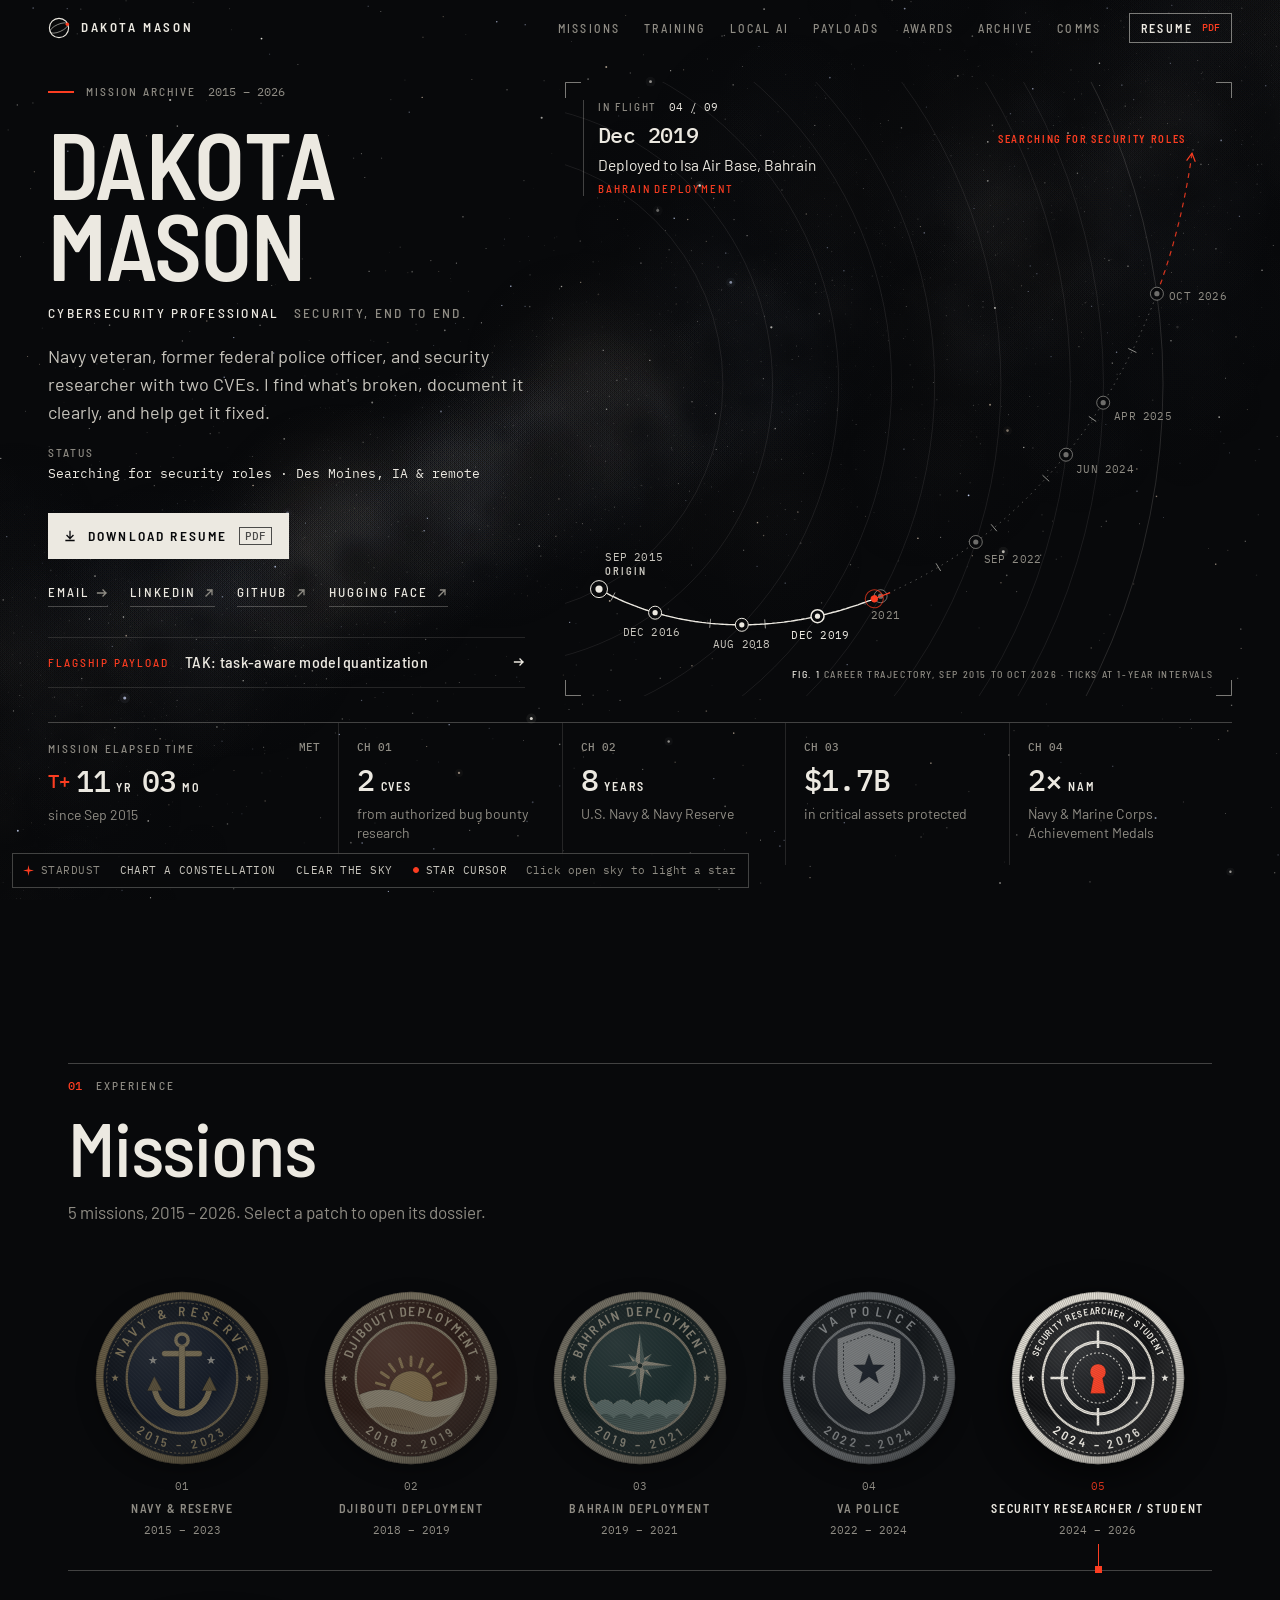
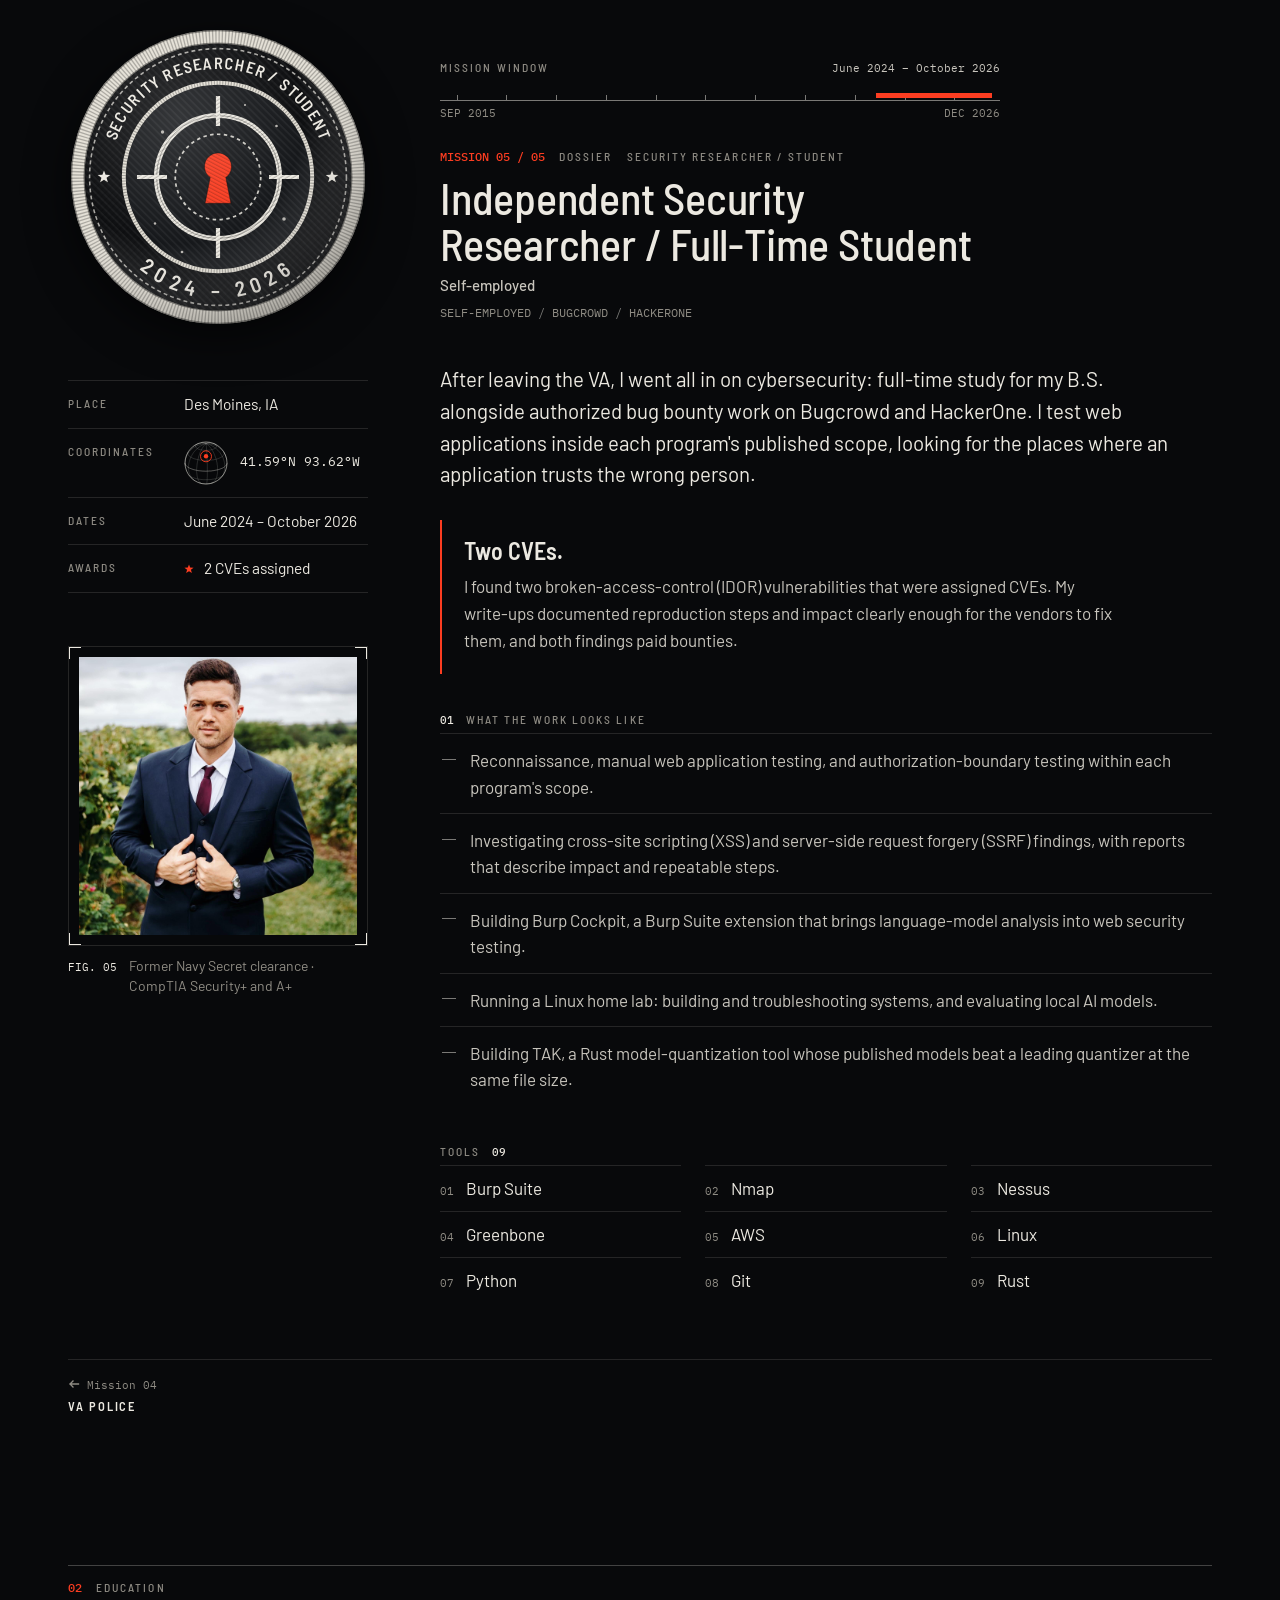
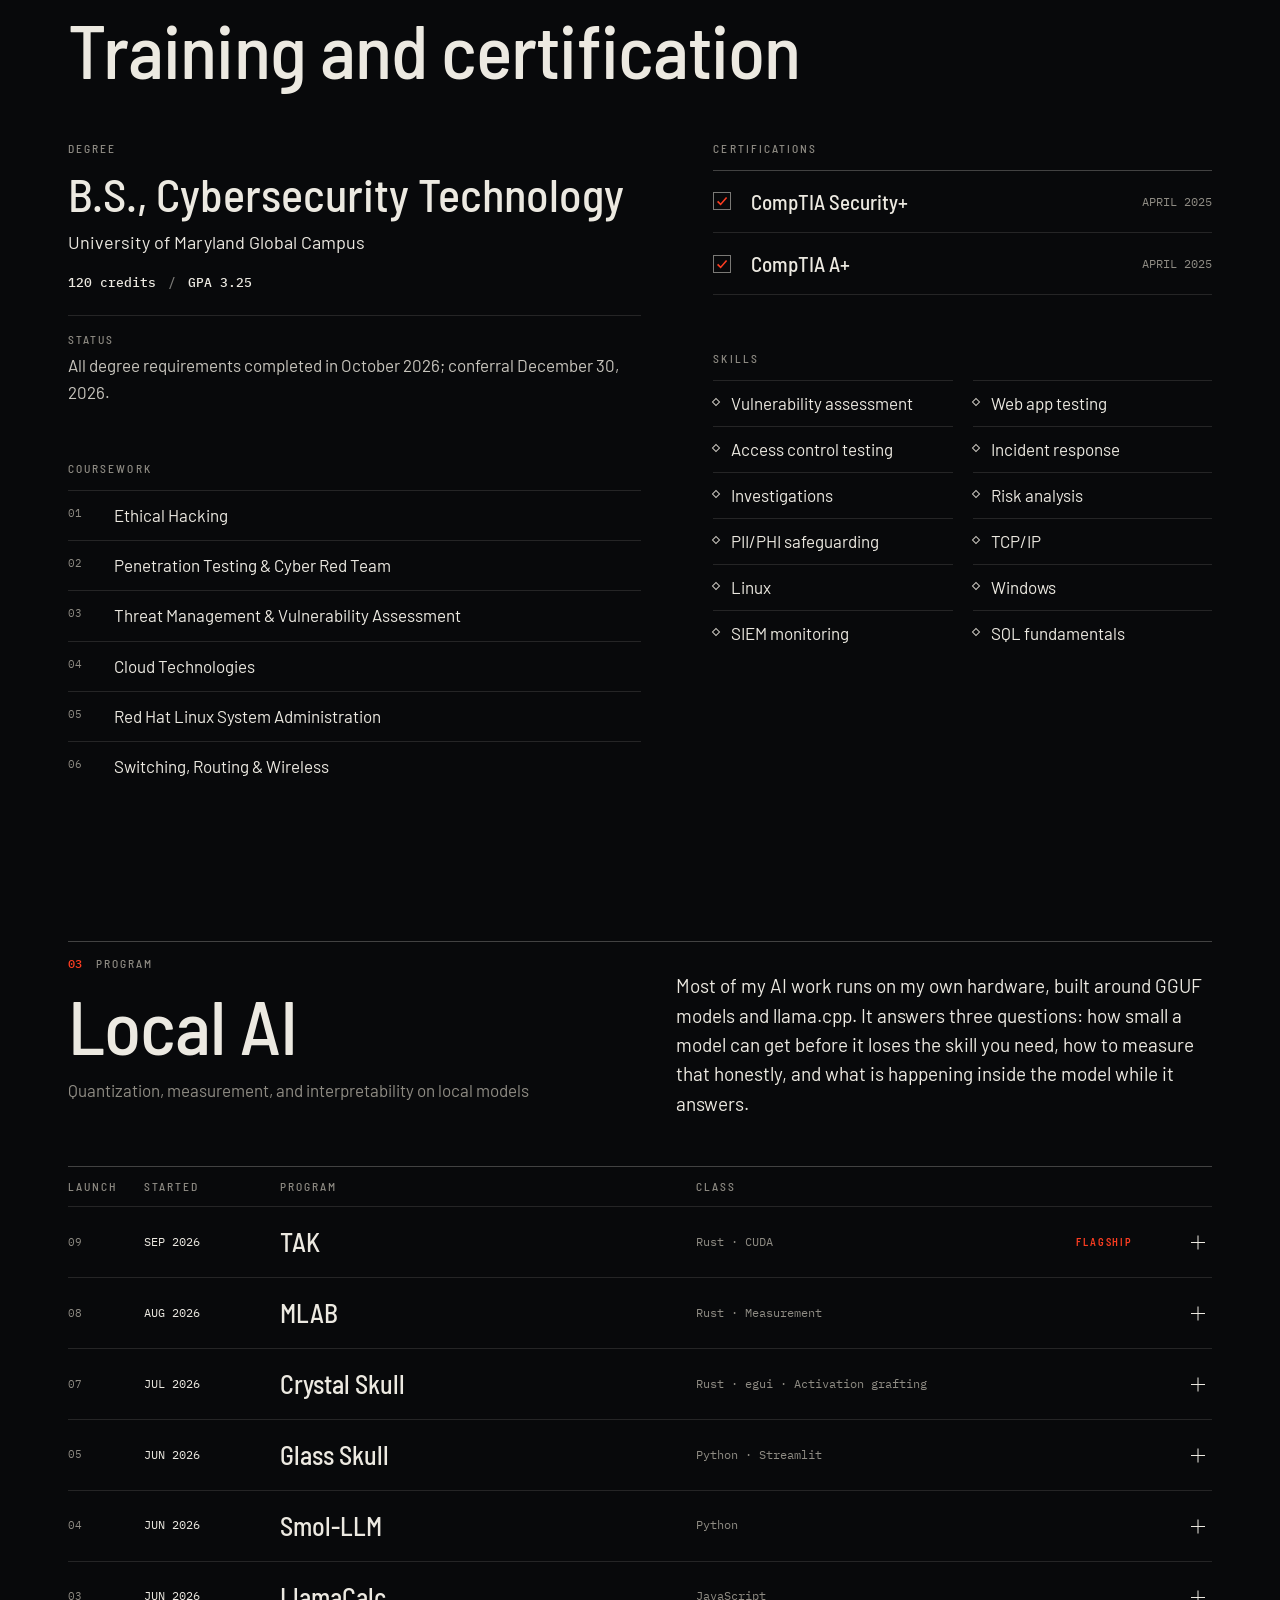
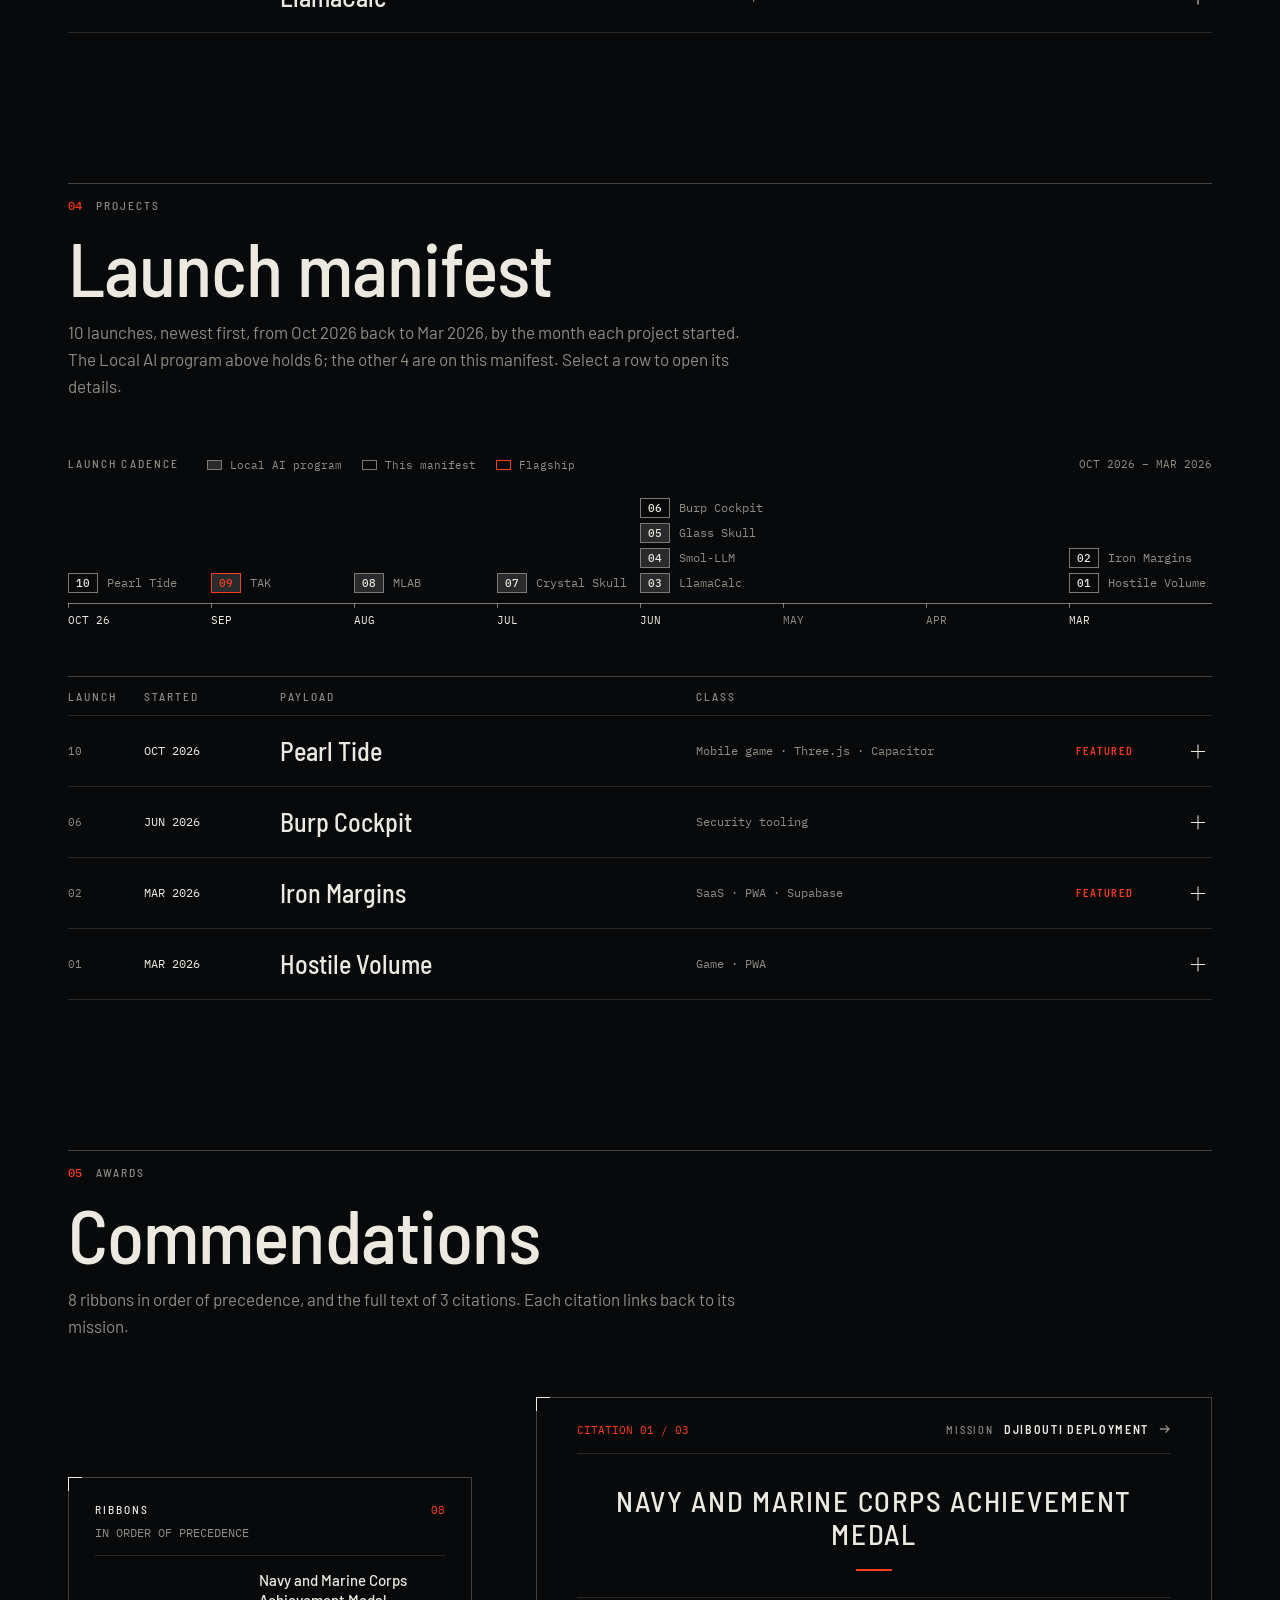
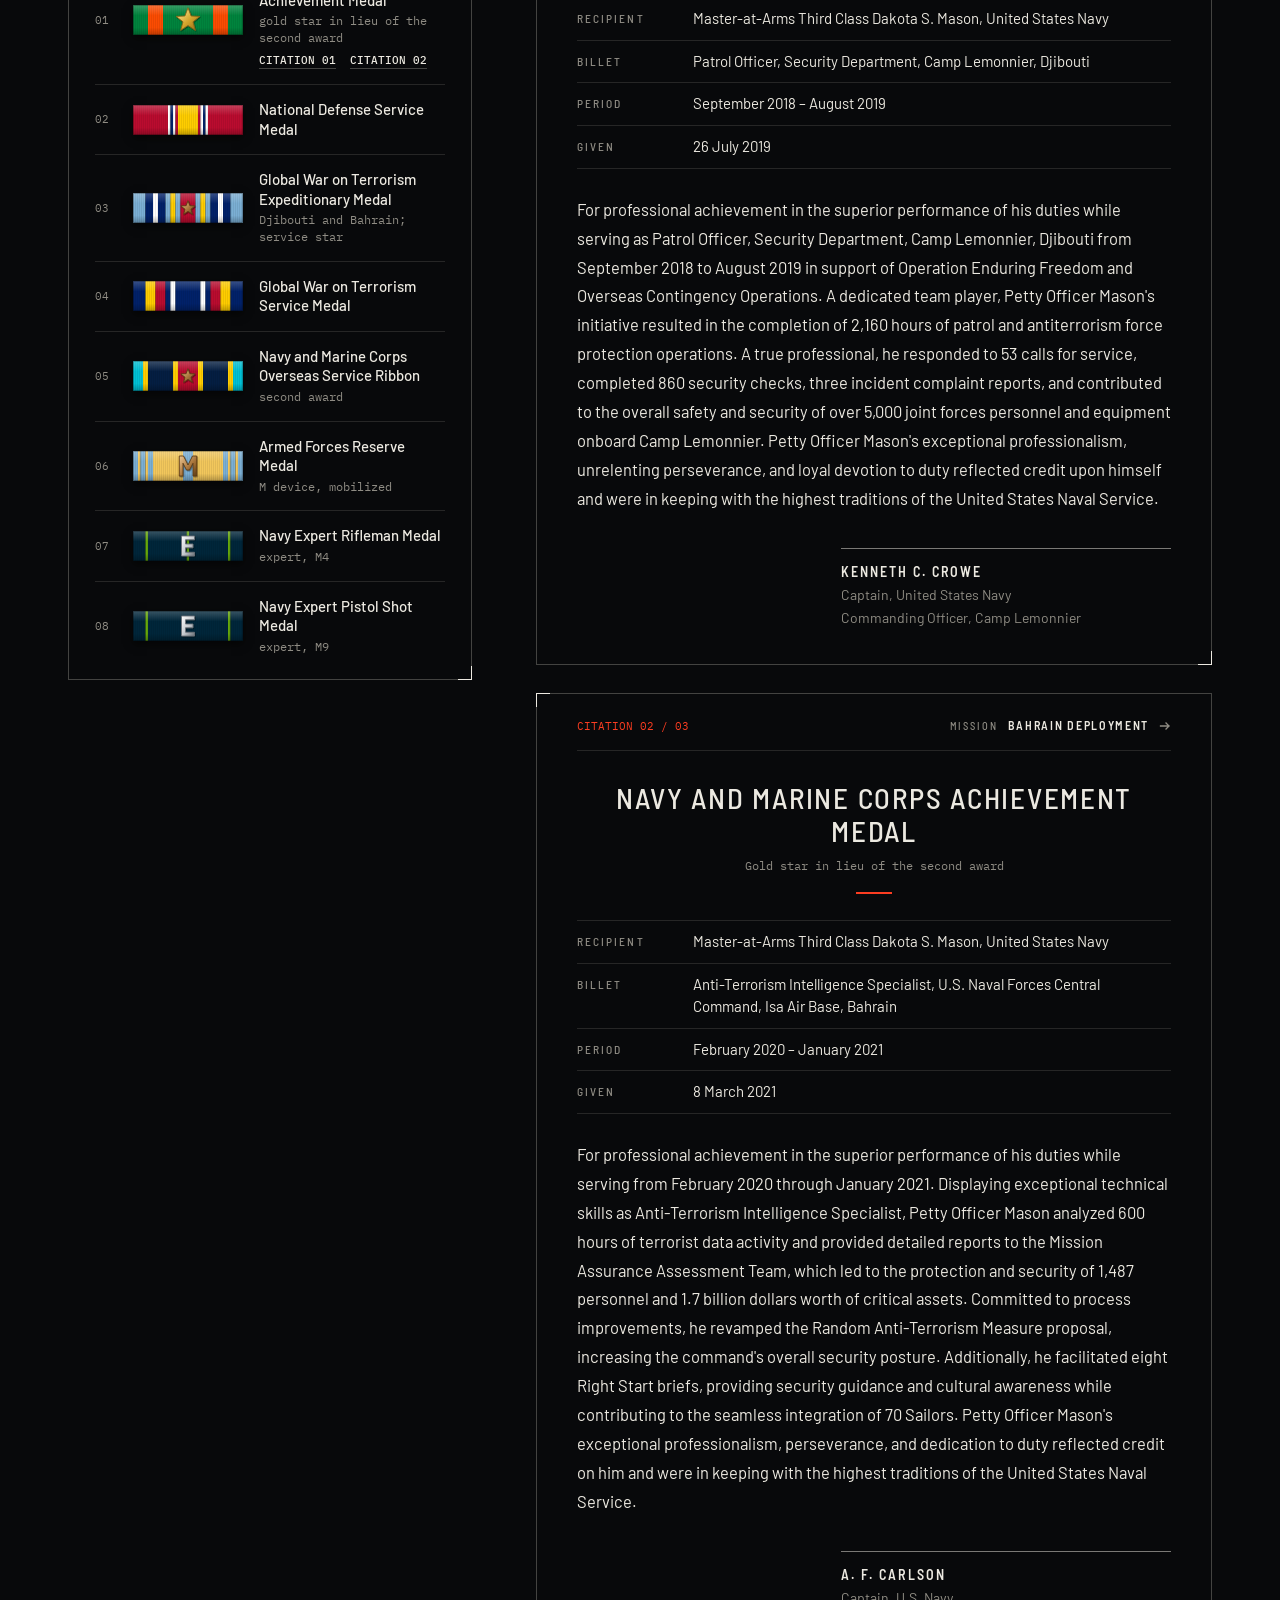
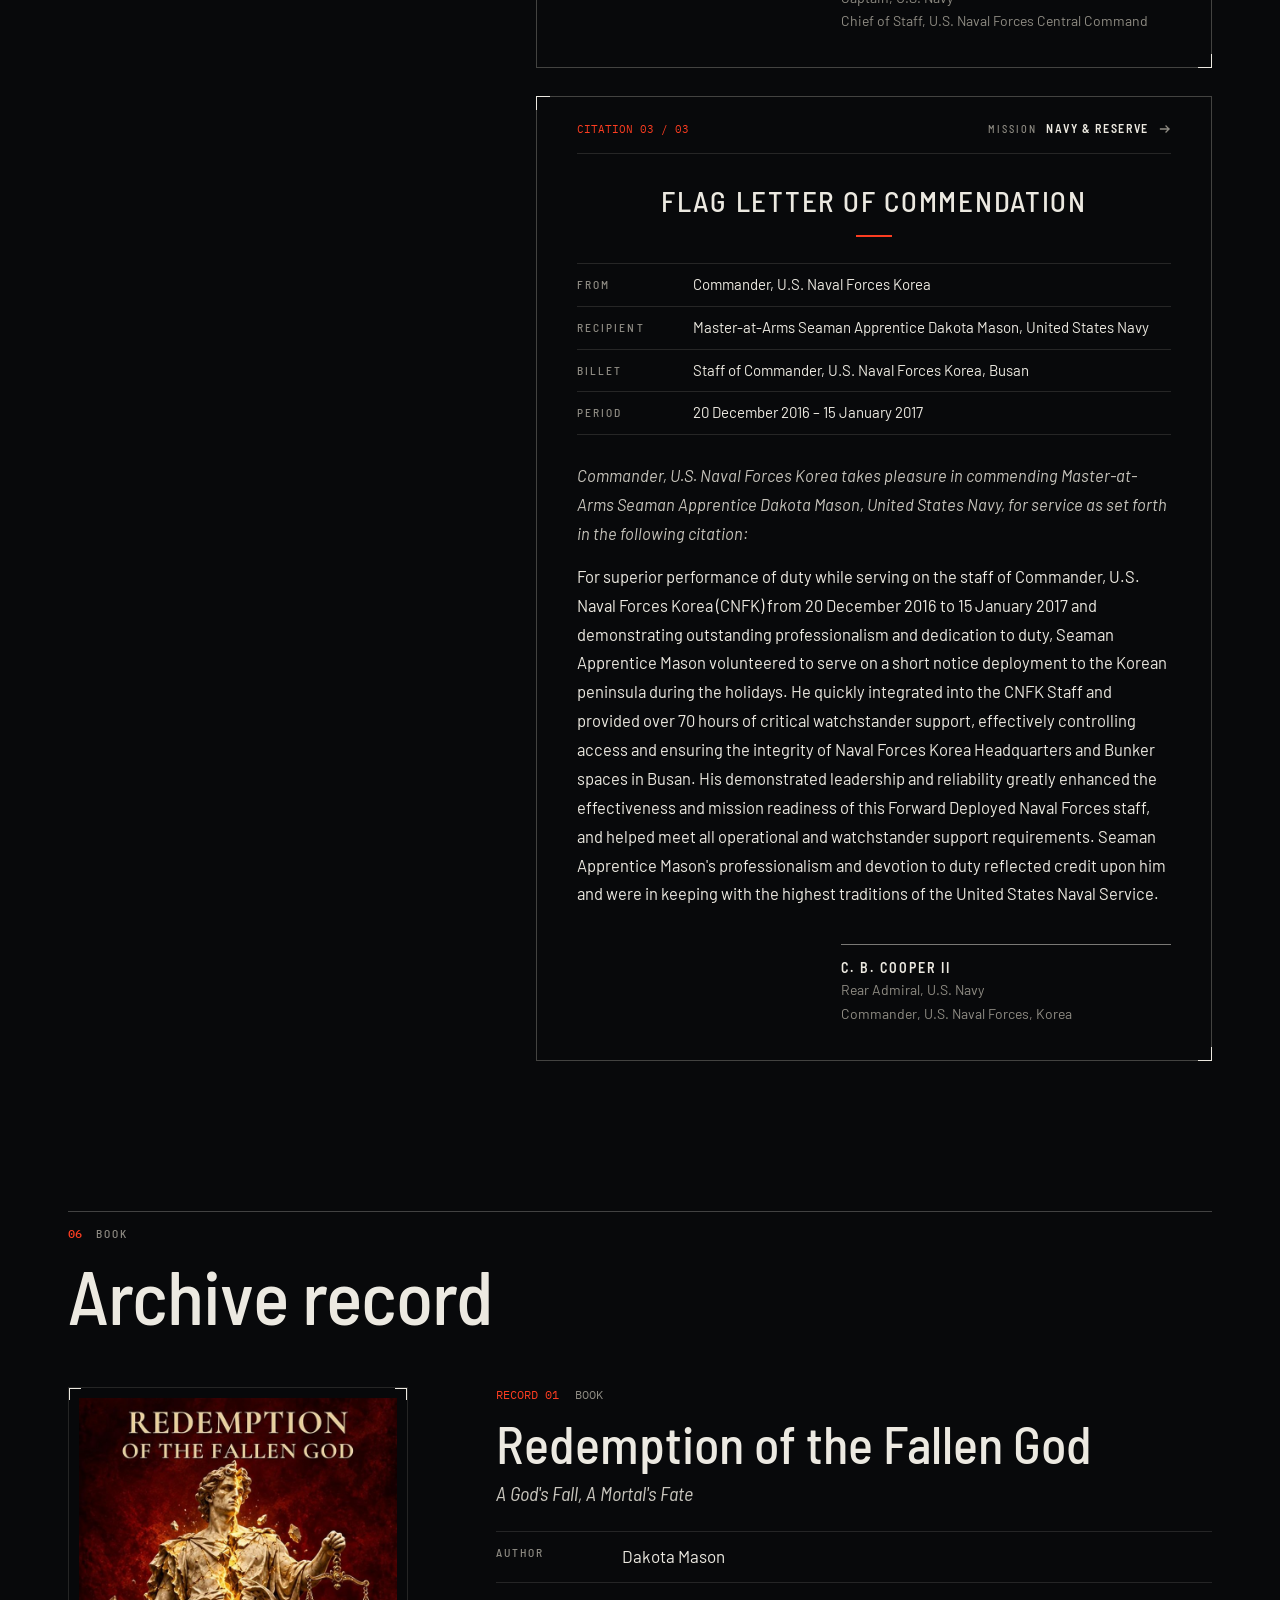
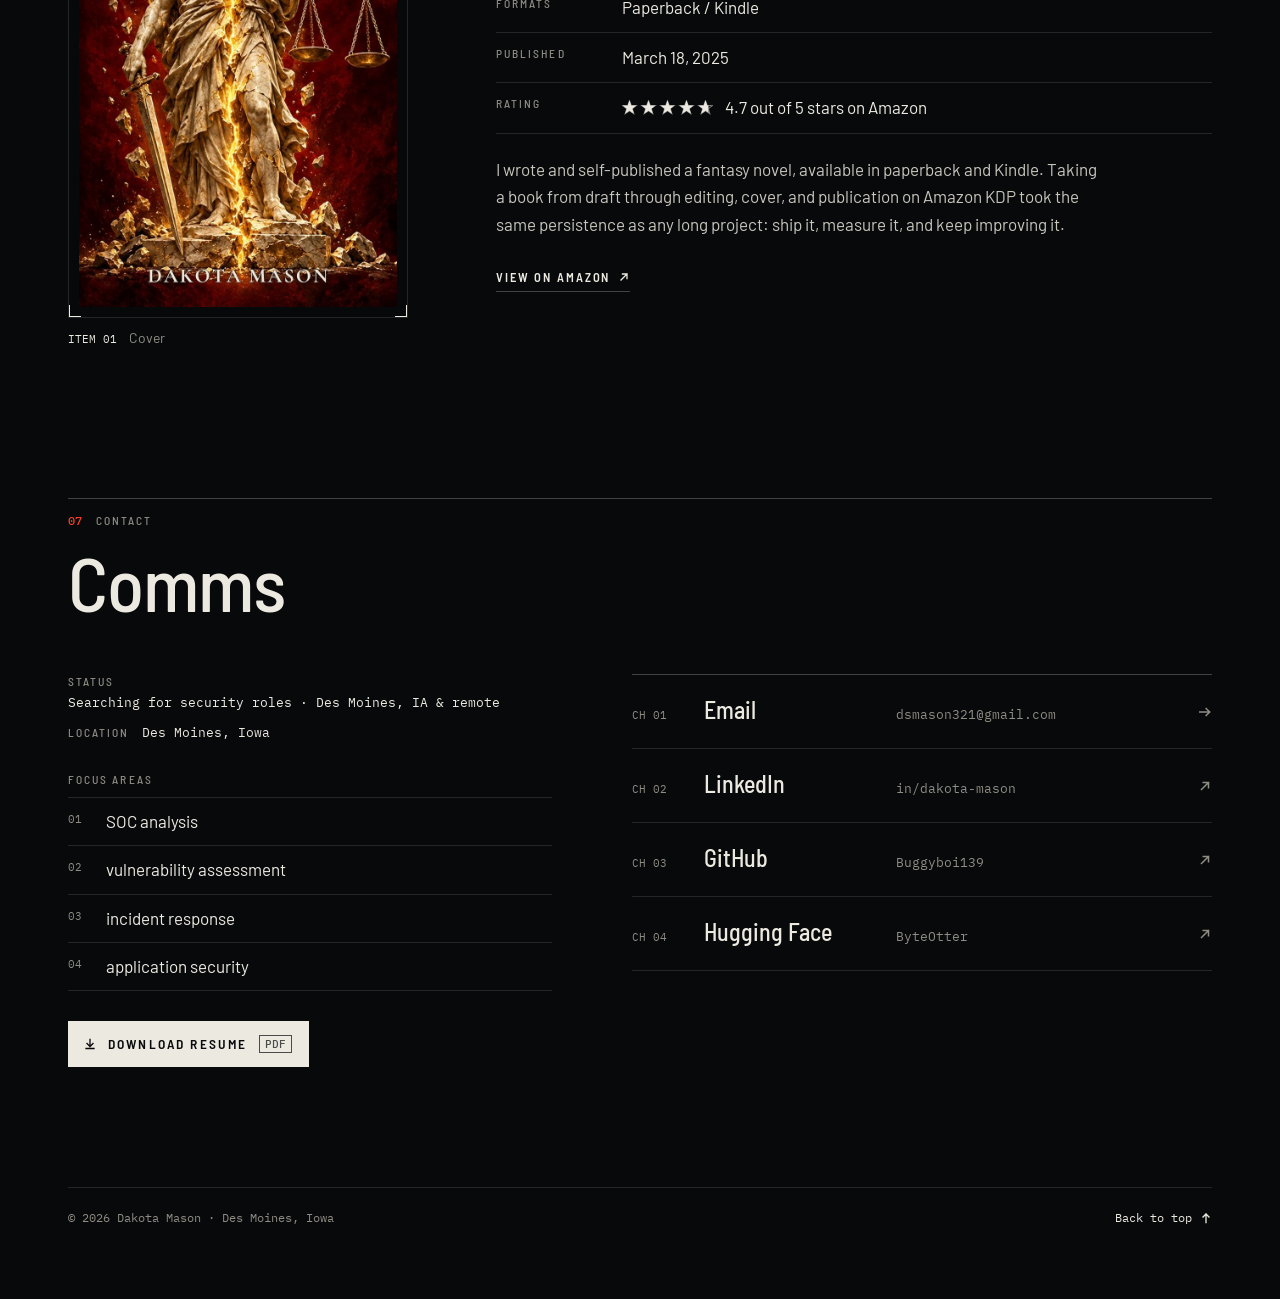
<file: index.html>
<!doctype html>
<html lang="en">
<head>
<meta charset="utf-8">
<meta name="viewport" content="width=device-width, initial-scale=1">
<title>Dakota Mason | Cybersecurity Professional</title>
<meta name="description" content="Navy veteran, former federal police officer, and security researcher with two CVEs. I find what's broken, document it clearly, and help get it fixed.">
<link rel="canonical" href="https://dakota-mason.com/">
<meta property="og:type" content="website">
<meta property="og:title" content="Dakota Mason | Cybersecurity Professional">
<meta property="og:description" content="Navy veteran, former federal police officer, and security researcher with two CVEs.">
<meta property="og:image" content="https://dakota-mason.com/assets/img/avatar.jpg">
<meta property="og:url" content="https://dakota-mason.com/">
<meta name="twitter:card" content="summary">
<meta name="color-scheme" content="dark">
<meta name="theme-color" content="#08090b">
<link rel="icon" href="assets/favicon.png">
<link rel="preconnect" href="https://fonts.googleapis.com">
<link rel="preconnect" href="https://fonts.gstatic.com" crossorigin>
<link rel="stylesheet" href="https://fonts.googleapis.com/css2?family=Barlow:wght@400;500;600&family=Barlow+Semi+Condensed:wght@400;500;600&family=IBM+Plex+Mono:wght@400;500&display=swap">
<link rel="stylesheet" href="assets/css/space.css">
</head>
<body>
<a class="skip" href="#main">Skip to content</a>
<canvas id="sky" aria-hidden="true"></canvas>

<header class="bar" id="bar">
  <a class="brand" href="#top">
    <svg class="insignia" viewBox="0 0 24 24" aria-hidden="true" focusable="false">
      <circle cx="12" cy="12" r="10.5" fill="none" stroke="currentColor" stroke-width="1.2"/>
      <ellipse cx="12" cy="12" rx="10.5" ry="4" transform="rotate(-24 12 12)" fill="none" stroke="currentColor" stroke-width=".9" opacity=".6"/>
      <circle cx="21.1" cy="8" r="1.9" fill="#fc3d21"/>
    </svg>
    <span class="brand-name" data-text="name"></span>
    <span class="brand-sub">Mission archive</span>
  </a>
  <nav class="nav" id="site-nav" aria-label="Sections">
    <a href="#missions" data-sec="missions">Missions</a>
    <a href="#education" data-sec="education">Training</a>
    <a href="#ai" data-sec="ai">Local AI</a>
    <a href="#projects" data-sec="projects">Payloads</a>
    <a href="#awards" data-sec="awards">Awards</a>
    <a href="#book" data-sec="book">Archive</a>
    <a href="#comms" data-sec="comms">Comms</a>
  </nav>
  <a class="bar-resume" data-link="resume"><span class="bar-resume-label">Resume</span><span class="bar-resume-ext">PDF</span></a>
  <button class="menu-btn" type="button" aria-expanded="false" aria-controls="site-nav"><span class="menu-lines" aria-hidden="true"></span><span class="menu-label">Menu</span></button>
</header>

<main id="main" tabindex="-1">
  <noscript>
    <section class="sec">
      <h1 class="sec-title">Dakota Mason</h1>
      <p>Cybersecurity Professional. Navy veteran, former federal police officer, and security researcher with two CVEs. Searching for security roles in Des Moines, IA and remote.</p>
      <p><a href="assets/Dakota-Mason-Resume.pdf">Download resume (PDF)</a> · <a href="https://www.linkedin.com/in/dakota-mason">LinkedIn</a> · <a href="https://github.com/Buggyboi139">GitHub</a> · <a href="https://huggingface.co/ByteOtter">Hugging Face</a> · <a href="mailto:dsmason321@gmail.com">Email</a></p>
    </section>
  </noscript>
  <section class="hero" id="top" aria-labelledby="hero-name">
    <div class="hero-id" id="hero-id"></div>
    <div class="hero-plot" id="hero-plot">
      <div class="plot" id="plot"></div>
      <div class="readout" id="readout" aria-hidden="true"></div>
      <ol class="flightlog" id="flightlog" aria-label="Career milestones"></ol>
    </div>
    <div class="telemetry" id="telemetry"></div>
  </section>

  <section class="sec missions" id="missions" aria-labelledby="missions-title">
    <header class="sec-head">
      <p class="sec-index"><span class="sec-no">01</span><span class="sec-kicker">Experience</span></p>
      <h2 class="sec-title" id="missions-title">Missions</h2>
      <p class="sec-sub" id="missions-sub"></p>
    </header>
    <div class="patches" id="patches" role="tablist" aria-label="Missions"></div>
    <div class="dossiers" id="dossiers"></div>
  </section>

  <section class="sec training" id="education" aria-labelledby="education-title">
    <header class="sec-head">
      <p class="sec-index"><span class="sec-no">02</span><span class="sec-kicker">Education</span></p>
      <h2 class="sec-title" id="education-title">Training and certification</h2>
    </header>
    <div class="training-body" id="training"></div>
  </section>

  <section class="sec lab" id="ai" aria-labelledby="ai-title">
    <header class="sec-head lab-head">
      <p class="sec-index"><span class="sec-no">03</span><span class="sec-kicker">Program</span></p>
      <div class="lab-title">
        <h2 class="sec-title" id="ai-title"></h2>
        <p class="sec-sub" id="ai-sub"></p>
      </div>
      <div class="lab-lede" id="ai-lede"></div>
    </header>
    <div class="manifest ai-manifest" id="ai-manifest"></div>
  </section>

  <section class="sec payloads" id="projects" aria-labelledby="projects-title">
    <header class="sec-head">
      <p class="sec-index"><span class="sec-no">04</span><span class="sec-kicker">Projects</span></p>
      <h2 class="sec-title" id="projects-title">Launch manifest</h2>
      <p class="sec-sub" id="projects-sub"></p>
    </header>
    <figure class="cadence" id="cadence"></figure>
    <div class="manifest" id="manifest"></div>
  </section>

  <section class="sec awards" id="awards" aria-labelledby="awards-title">
    <header class="sec-head">
      <p class="sec-index"><span class="sec-no">05</span><span class="sec-kicker">Awards</span></p>
      <h2 class="sec-title" id="awards-title">Commendations</h2>
      <p class="sec-sub" id="awards-sub"></p>
    </header>
    <div class="aw-body" id="aw-body"></div>
  </section>


  <section class="sec archive" id="book" aria-labelledby="book-title">
    <header class="sec-head">
      <p class="sec-index"><span class="sec-no">06</span><span class="sec-kicker">Book</span></p>
      <h2 class="sec-title" id="book-title">Archive record</h2>
    </header>
    <div class="rec" id="record"></div>
  </section>

  <section class="sec comms" id="comms" aria-labelledby="comms-title">
    <header class="sec-head">
      <p class="sec-index"><span class="sec-no">07</span><span class="sec-kicker">Contact</span></p>
      <h2 class="sec-title" id="comms-title">Comms</h2>
    </header>
    <div class="comms-body" id="comms-body"></div>
  </section>
</main>

<footer class="foot" id="foot"></footer>

<script src="assets/js/content.js"></script>
<script src="assets/js/ribbons.js"></script>
<script src="assets/js/starfield.js"></script>
<script src="assets/js/stardust.js"></script>
<script src="assets/js/patches.js"></script>
<script src="assets/js/charts.js"></script>
<script src="assets/js/app.js"></script>
</body>
</html>
</file>
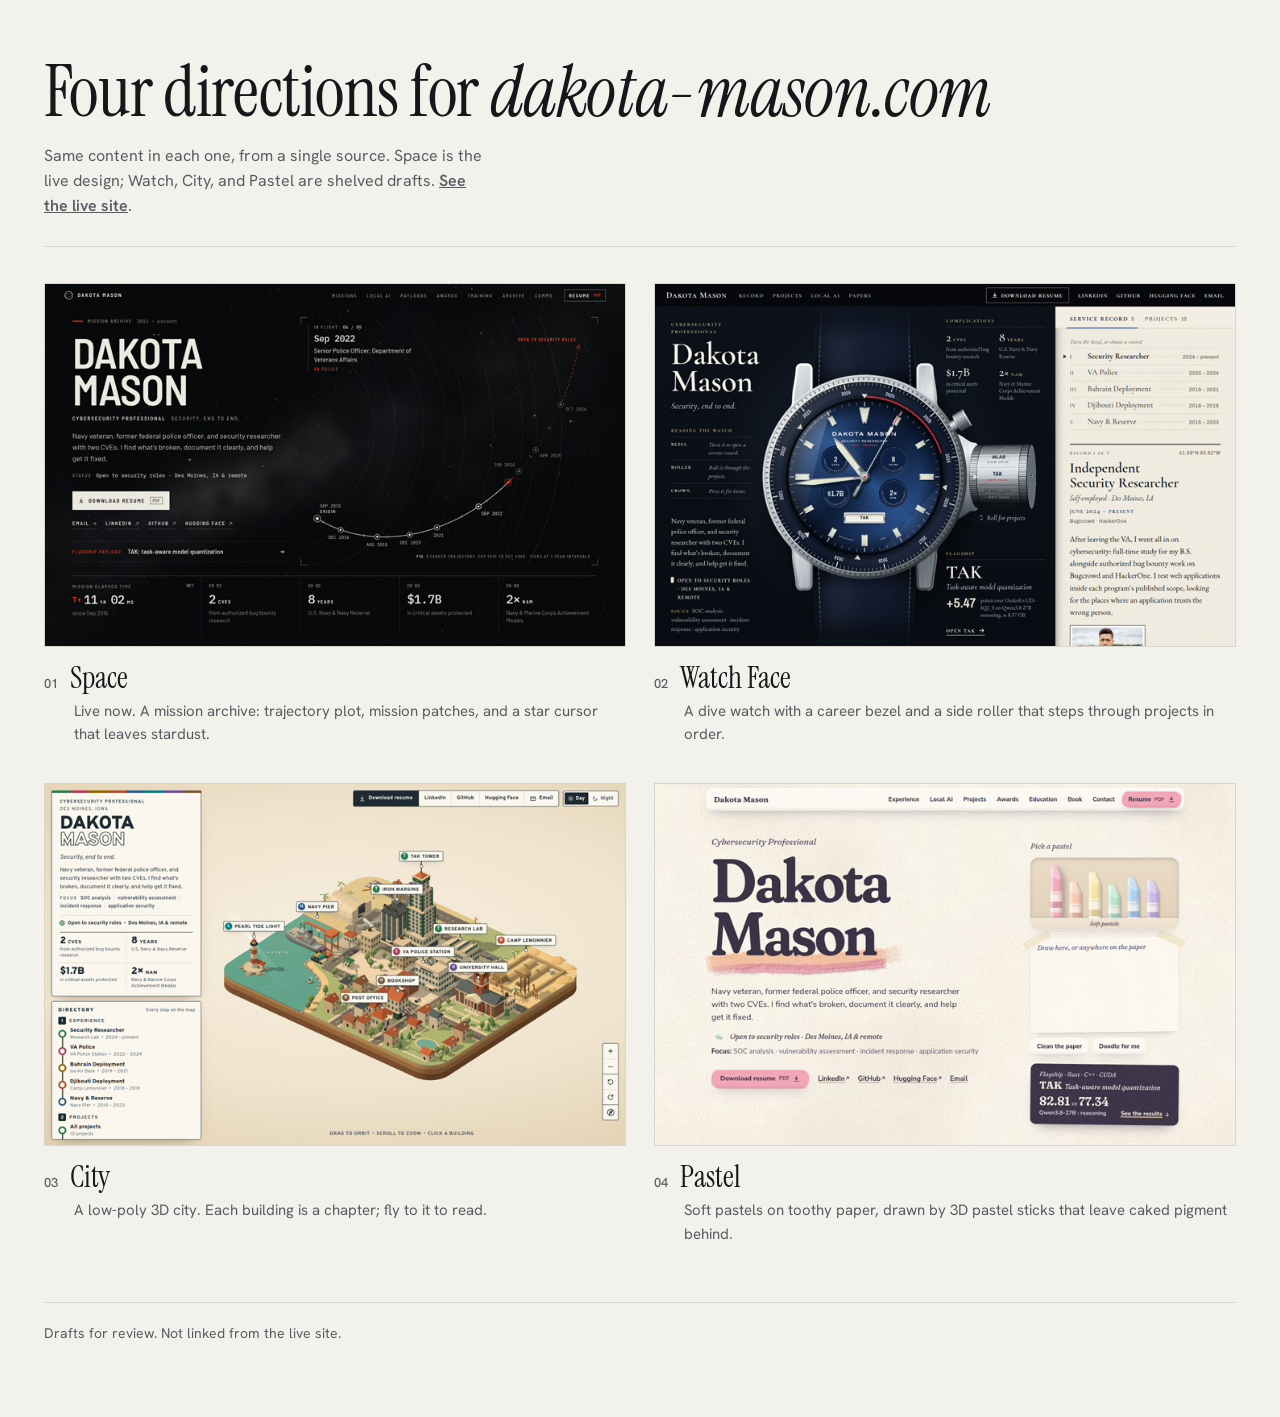
<file: redesigns/index.html>
<!doctype html>
<html lang="en">
<head>
<meta charset="utf-8">
<meta name="viewport" content="width=device-width, initial-scale=1">
<title>Dakota Mason | Redesigns</title>
<meta name="description" content="Four design directions for dakota-mason.com.">
<meta name="robots" content="noindex">
<link rel="icon" href="../assets/favicon.png">
<link rel="preconnect" href="https://fonts.googleapis.com">
<link rel="preconnect" href="https://fonts.gstatic.com" crossorigin>
<link href="https://fonts.googleapis.com/css2?family=Instrument+Serif:ital@0;1&family=Hanken+Grotesk:wght@400;500;600&display=swap" rel="stylesheet">
<style>
:root{--paper:#f3f1ec;--ink:#17161a;--muted:#5d5a63;--line:#d9d5cc;--card:#fbfaf7}
*{box-sizing:border-box}
body{margin:0;background:var(--paper);color:var(--ink);font:16px/1.55 "Hanken Grotesk",system-ui,sans-serif;-webkit-font-smoothing:antialiased}
a{color:inherit}
.wrap{max-width:1240px;margin:0 auto;padding:56px 24px 72px}
header{display:flex;flex-wrap:wrap;align-items:end;justify-content:space-between;gap:16px 40px;border-bottom:1px solid var(--line);padding-bottom:28px;margin-bottom:36px}
h1{font:400 clamp(40px,6vw,72px)/1 "Instrument Serif",serif;letter-spacing:-.01em;margin:0}
h1 em{font-style:italic}
header p{margin:0;max-width:440px;color:var(--muted)}
header a{font-weight:600}
.grid{display:grid;grid-template-columns:repeat(2,minmax(0,1fr));gap:36px 28px;list-style:none;margin:0;padding:0}
.grid a{display:block;text-decoration:none}
.shot{aspect-ratio:16/10;background:var(--card);border:1px solid var(--line);overflow:hidden}
.shot img{display:block;width:100%;height:100%;object-fit:cover;object-position:top;transition:transform .5s cubic-bezier(.2,.7,.2,1)}
.grid a:hover img,.grid a:focus-visible img{transform:scale(1.03)}
.grid a:focus-visible{outline:2px solid var(--ink);outline-offset:6px}
.meta{display:flex;gap:12px;align-items:baseline;margin-top:14px}
.num{font:500 13px/1 "Hanken Grotesk",sans-serif;font-variant-numeric:tabular-nums;color:var(--muted)}
h2{font:400 30px/1.1 "Instrument Serif",serif;margin:0}
.grid p{margin:6px 0 0 30px;color:var(--muted);font-size:15px}
footer{margin-top:56px;padding-top:20px;border-top:1px solid var(--line);color:var(--muted);font-size:14px}
@media (max-width:760px){.grid{grid-template-columns:1fr}}
@media (max-width:420px){.wrap{padding:40px 16px 56px}}
@media (prefers-reduced-motion:reduce){.shot img{transition:none}}
</style>
</head>
<body>
<div class="wrap">
  <header>
    <h1>Four directions for <em>dakota-mason.com</em></h1>
    <p>Same content in each one, from a single source. Space is the live design; Watch, City, and Pastel are shelved drafts. <a href="../">See the live site</a>.</p>
  </header>
  <ul class="grid" id="grid"></ul>
  <footer>Drafts for review. Not linked from the live site.</footer>
</div>
<script>
const designs = [
  ['space', 'Space', 'Live now. A mission archive: trajectory plot, mission patches, and a star cursor that leaves stardust.', '../'],
  ['watch', 'Watch Face', 'A dive watch with a career bezel and a side roller that steps through projects in order.'],
  ['city', 'City', 'A low-poly 3D city. Each building is a chapter; fly to it to read.'],
  ['pastel', 'Pastel', 'Soft pastels on toothy paper, drawn by 3D pastel sticks that leave caked pigment behind.'],
];
document.getElementById('grid').innerHTML = designs.map(([slug, name, blurb, href], i) => `
  <li><a href="${href || slug + '/'}">
    <div class="shot"><img src="thumbs/${slug}.jpg" alt="Screenshot of the ${name} design" loading="lazy" width="720" height="450"></div>
    <div class="meta"><span class="num">0${i + 1}</span><h2>${name}</h2></div>
    <p>${blurb}</p>
  </a></li>`).join('');
</script>
</body>
</html>
</file>
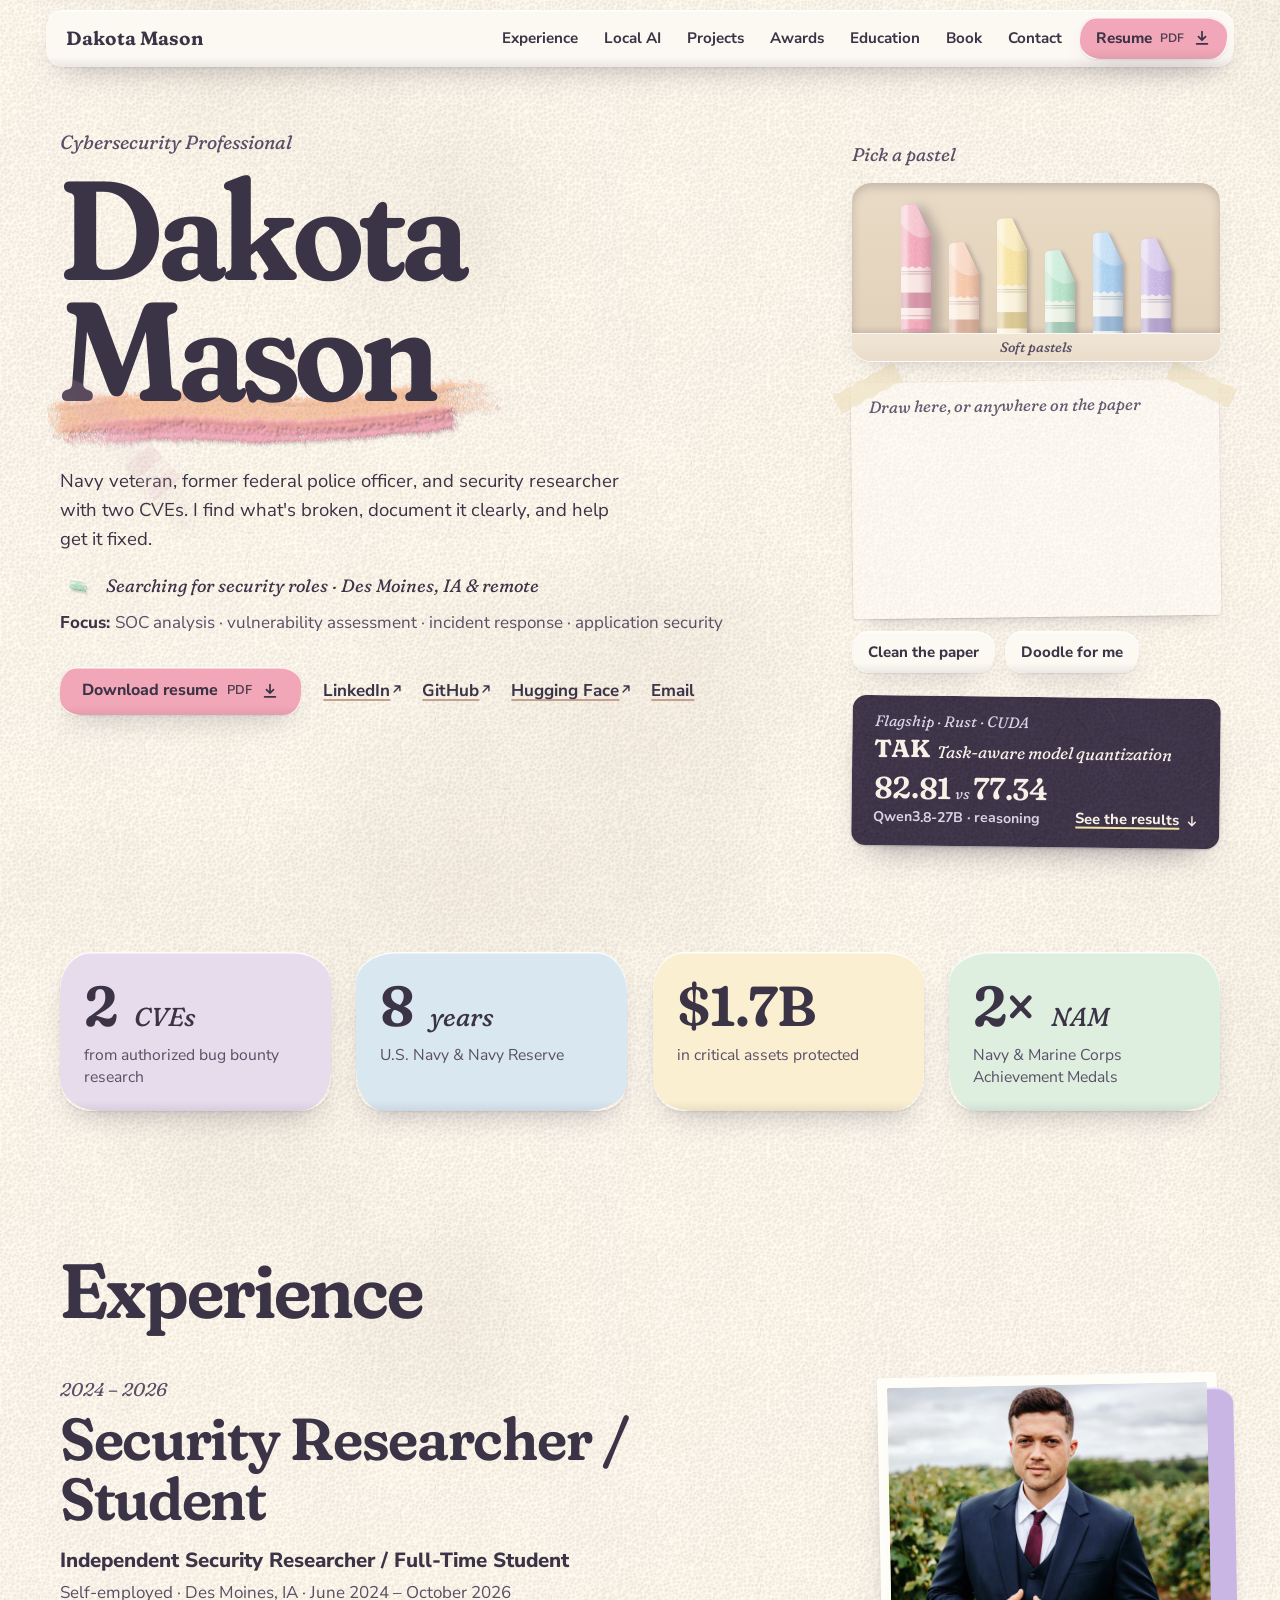
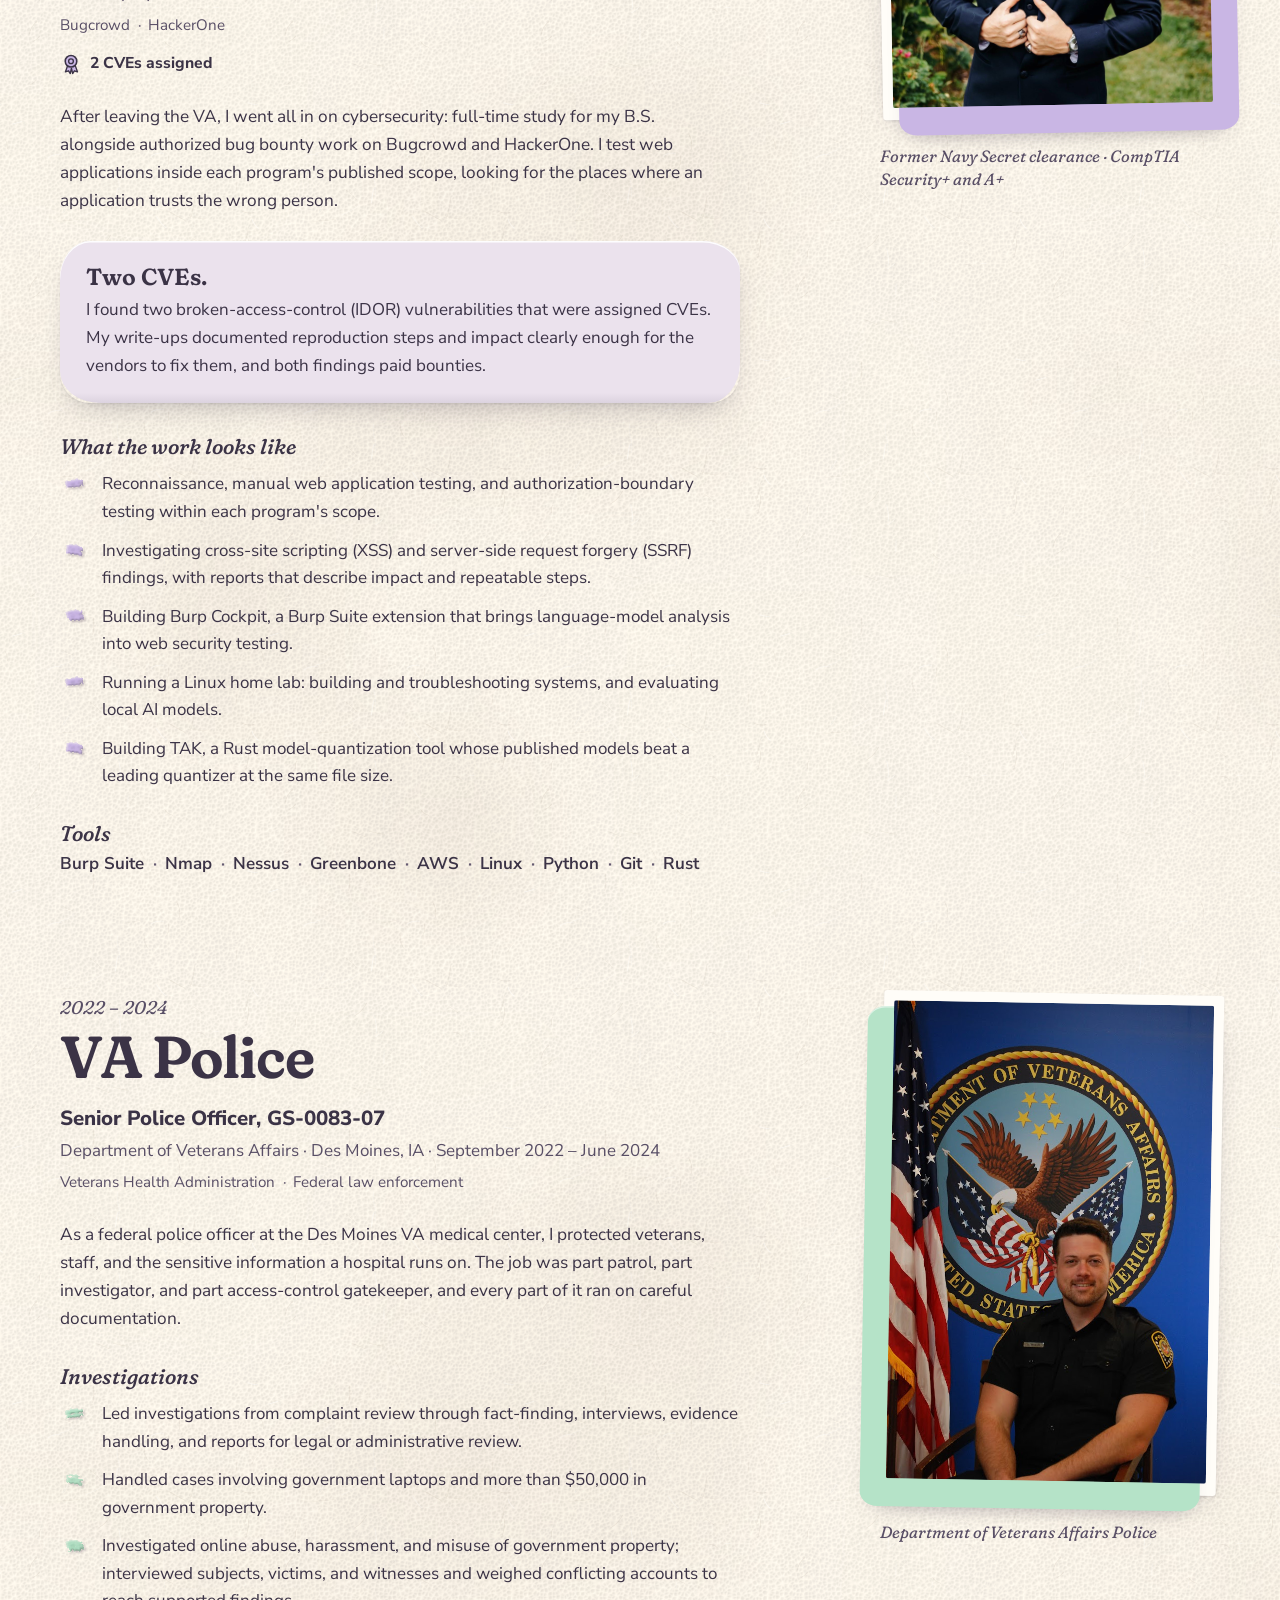
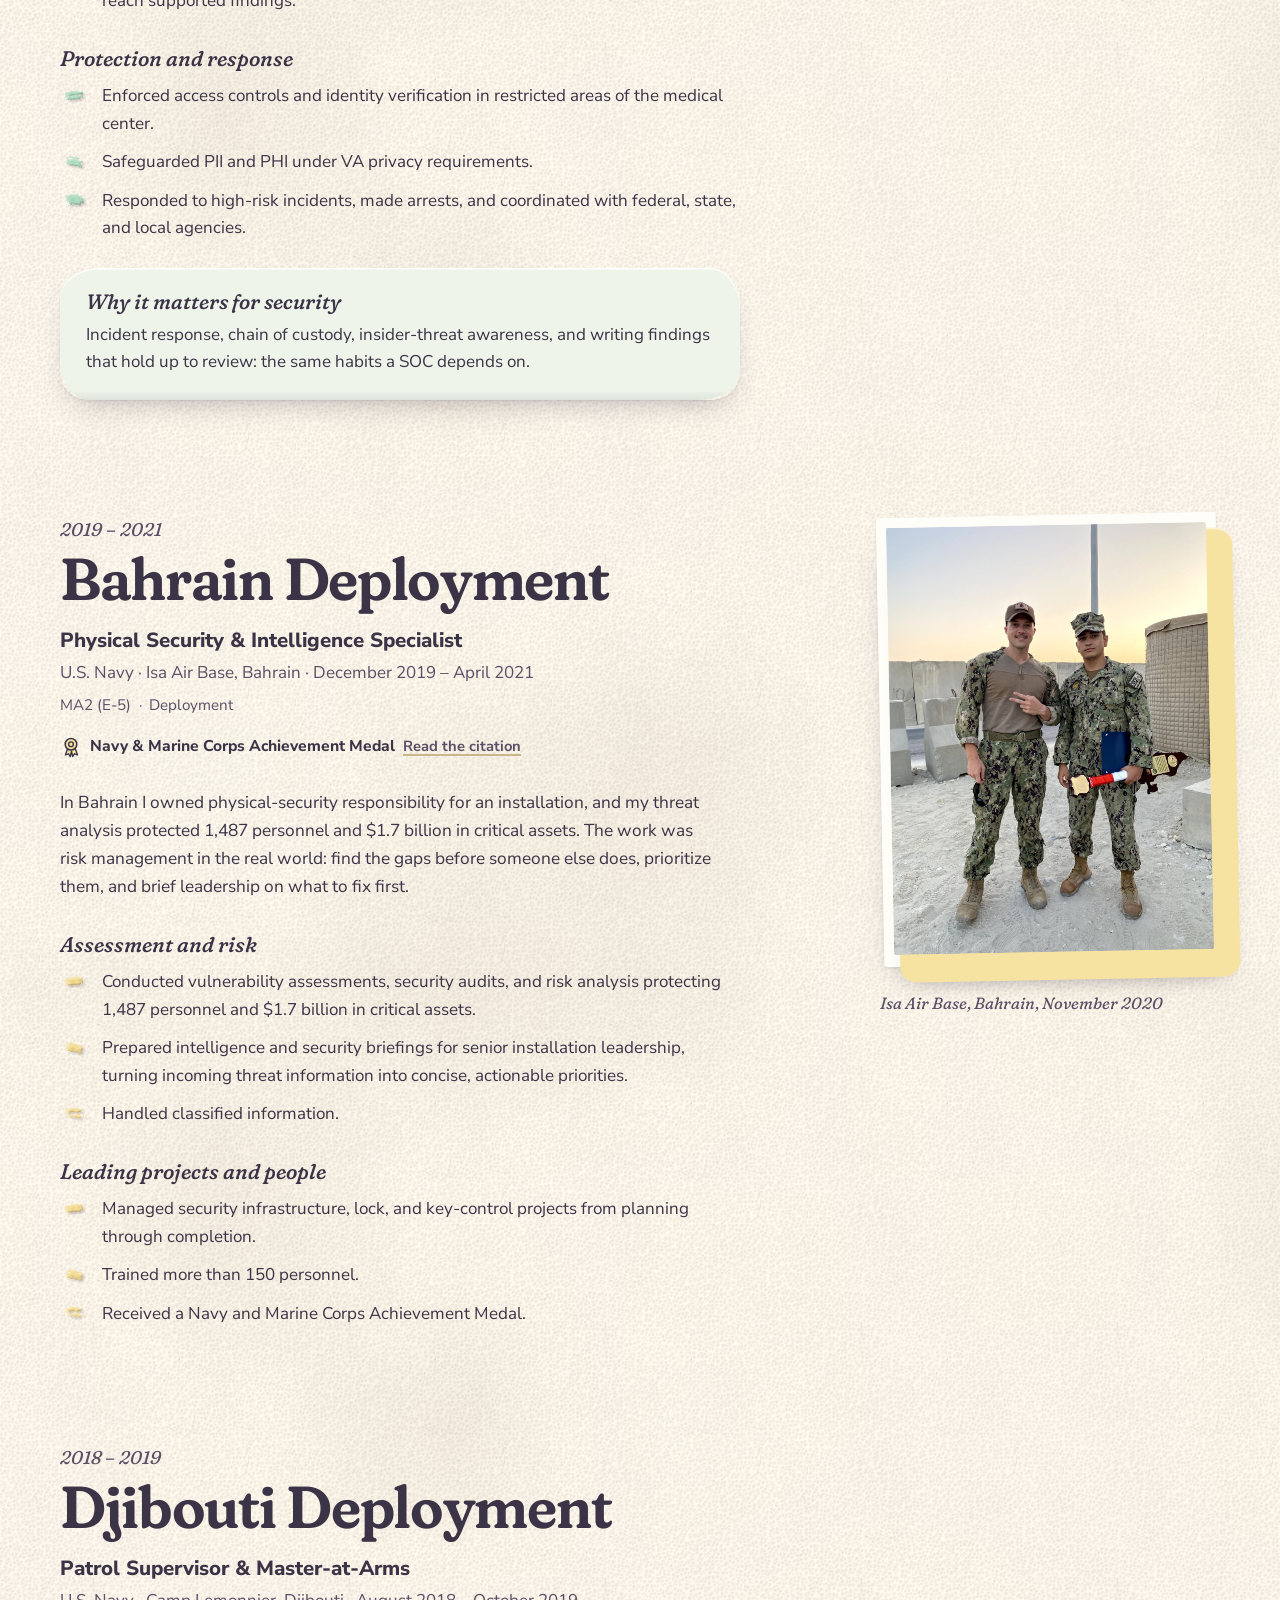
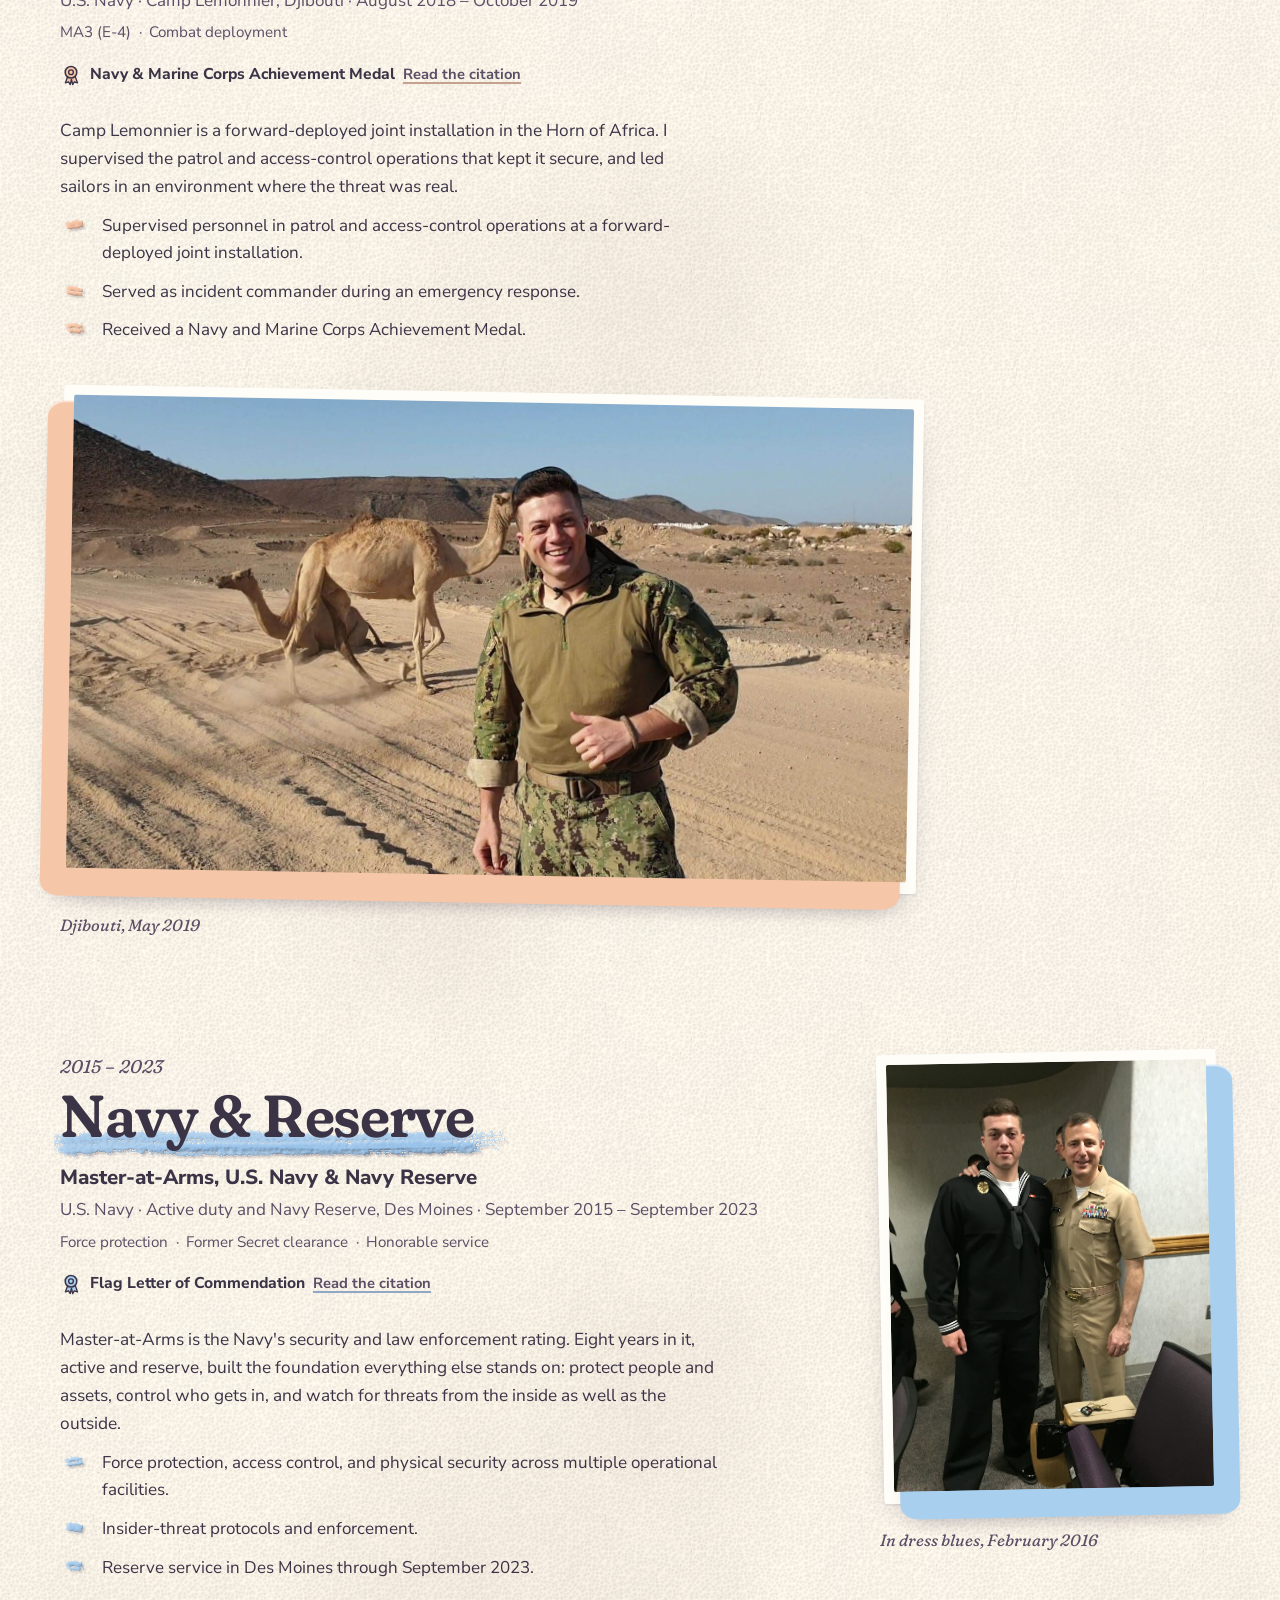
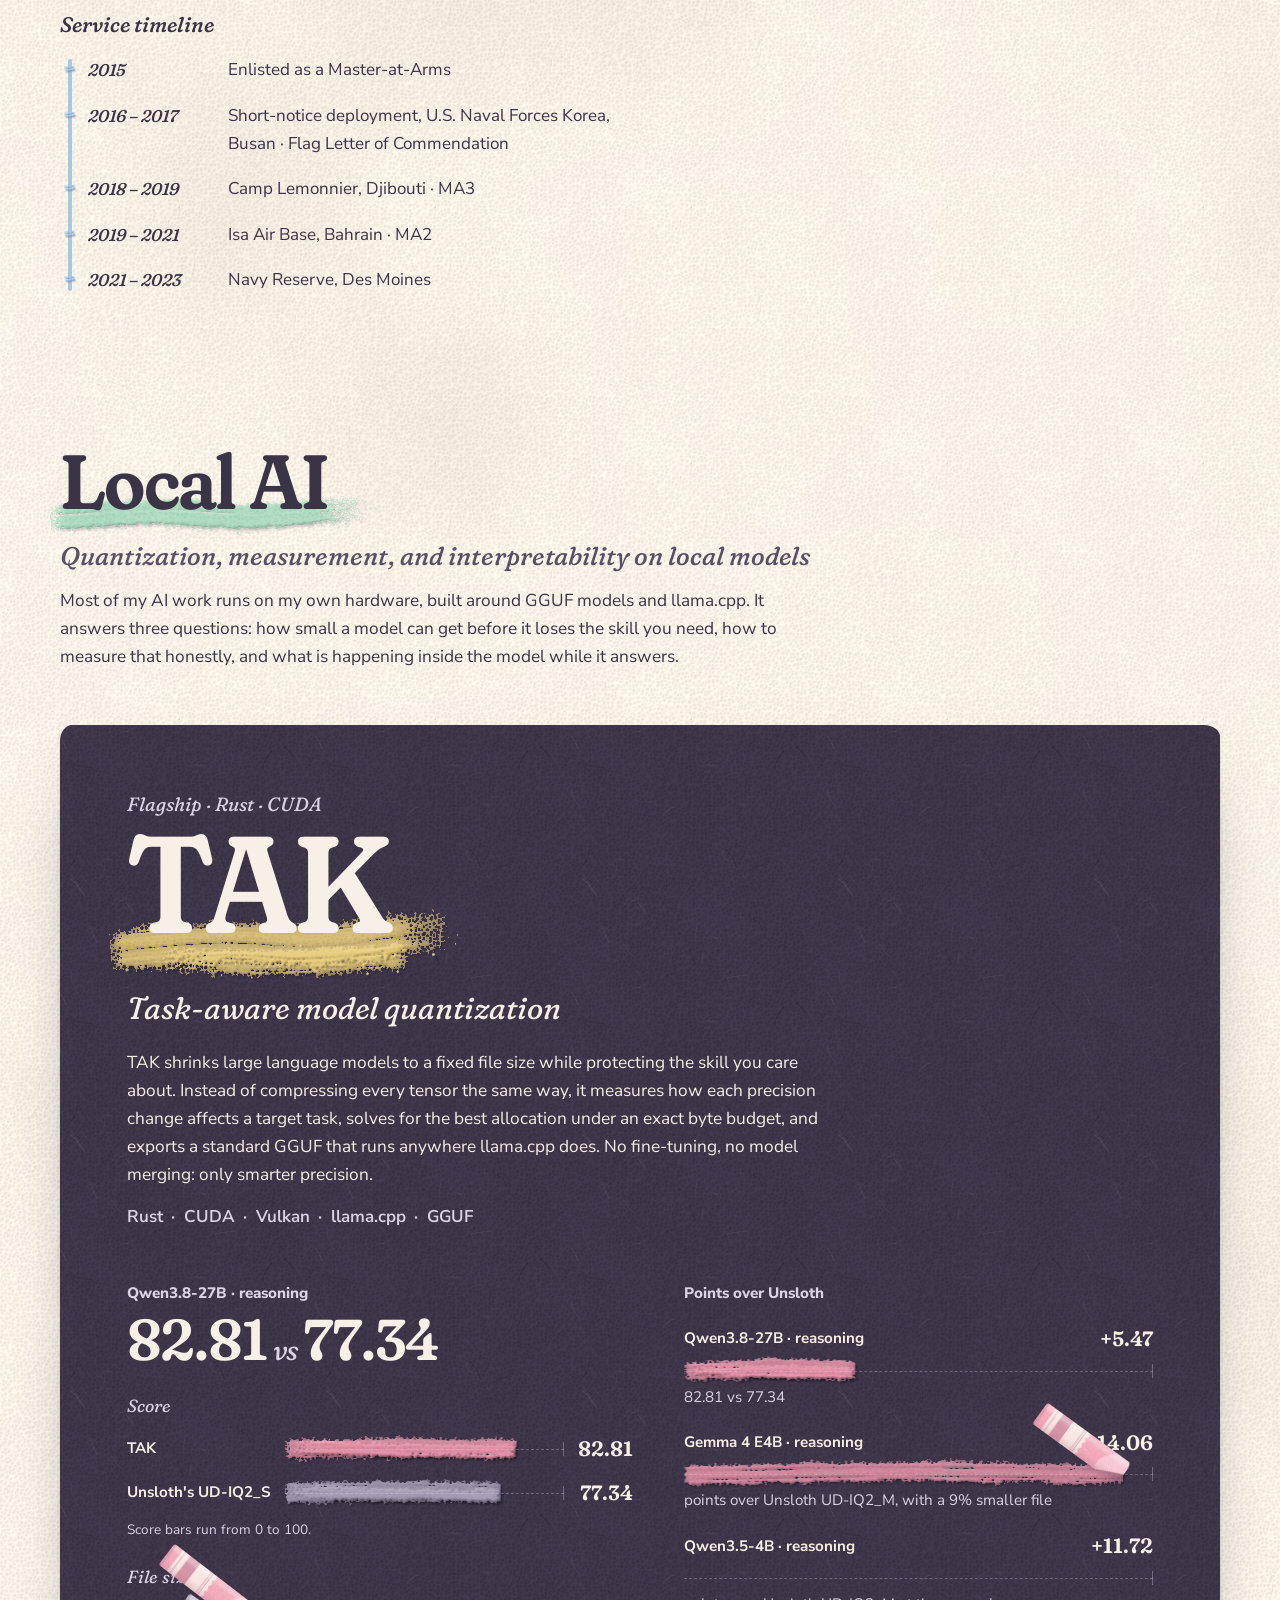
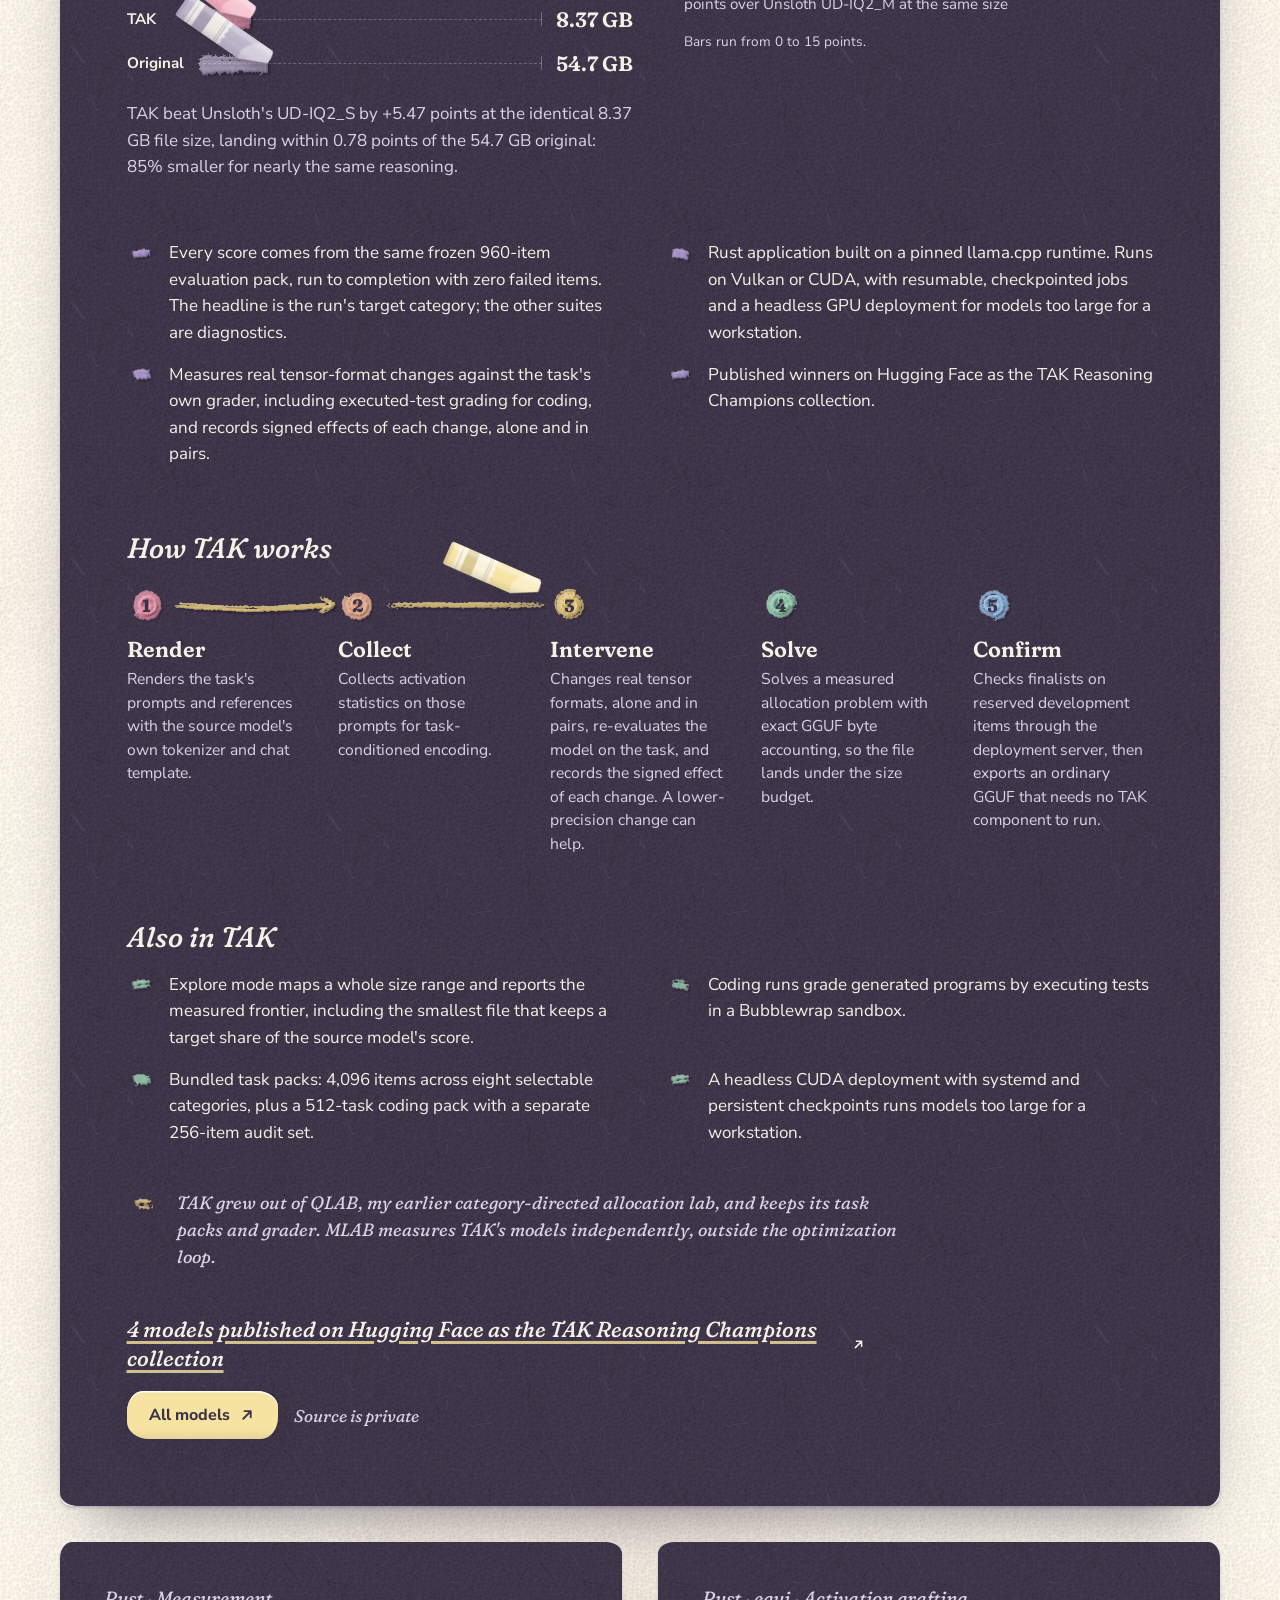
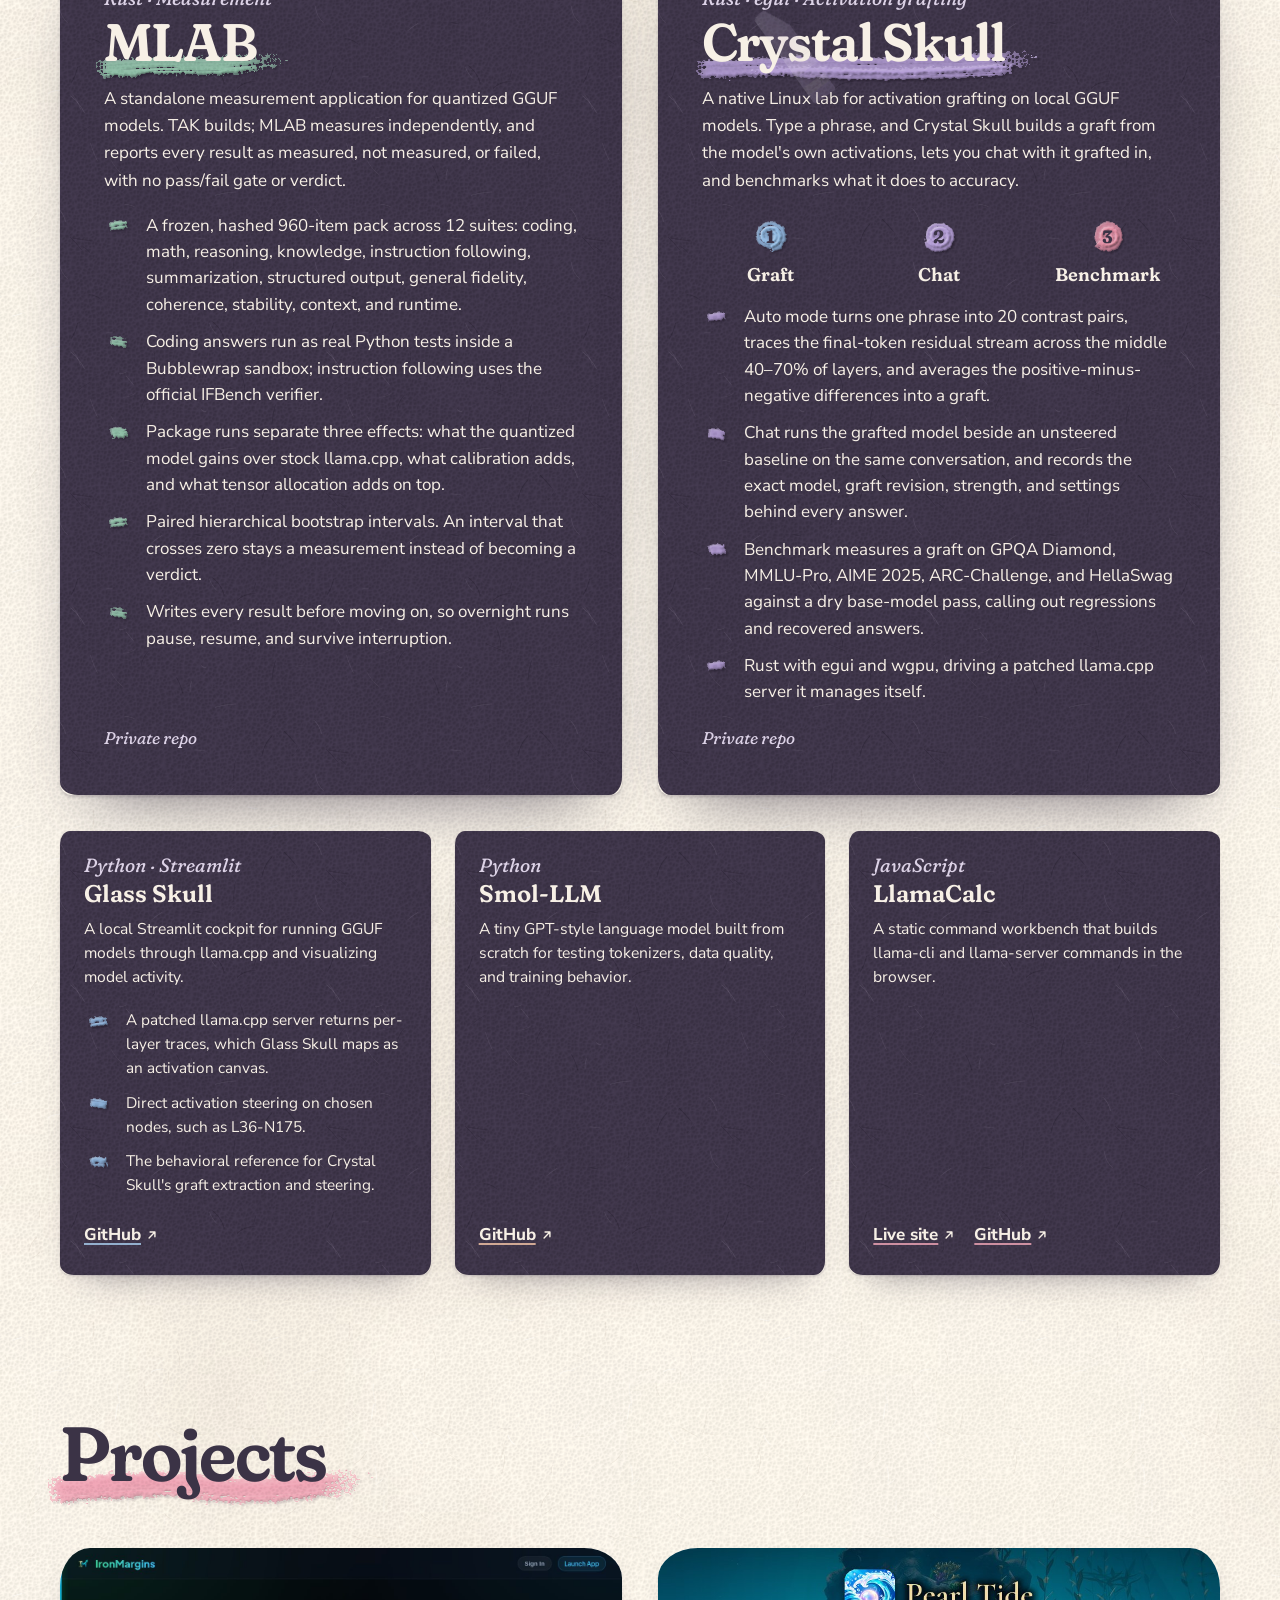
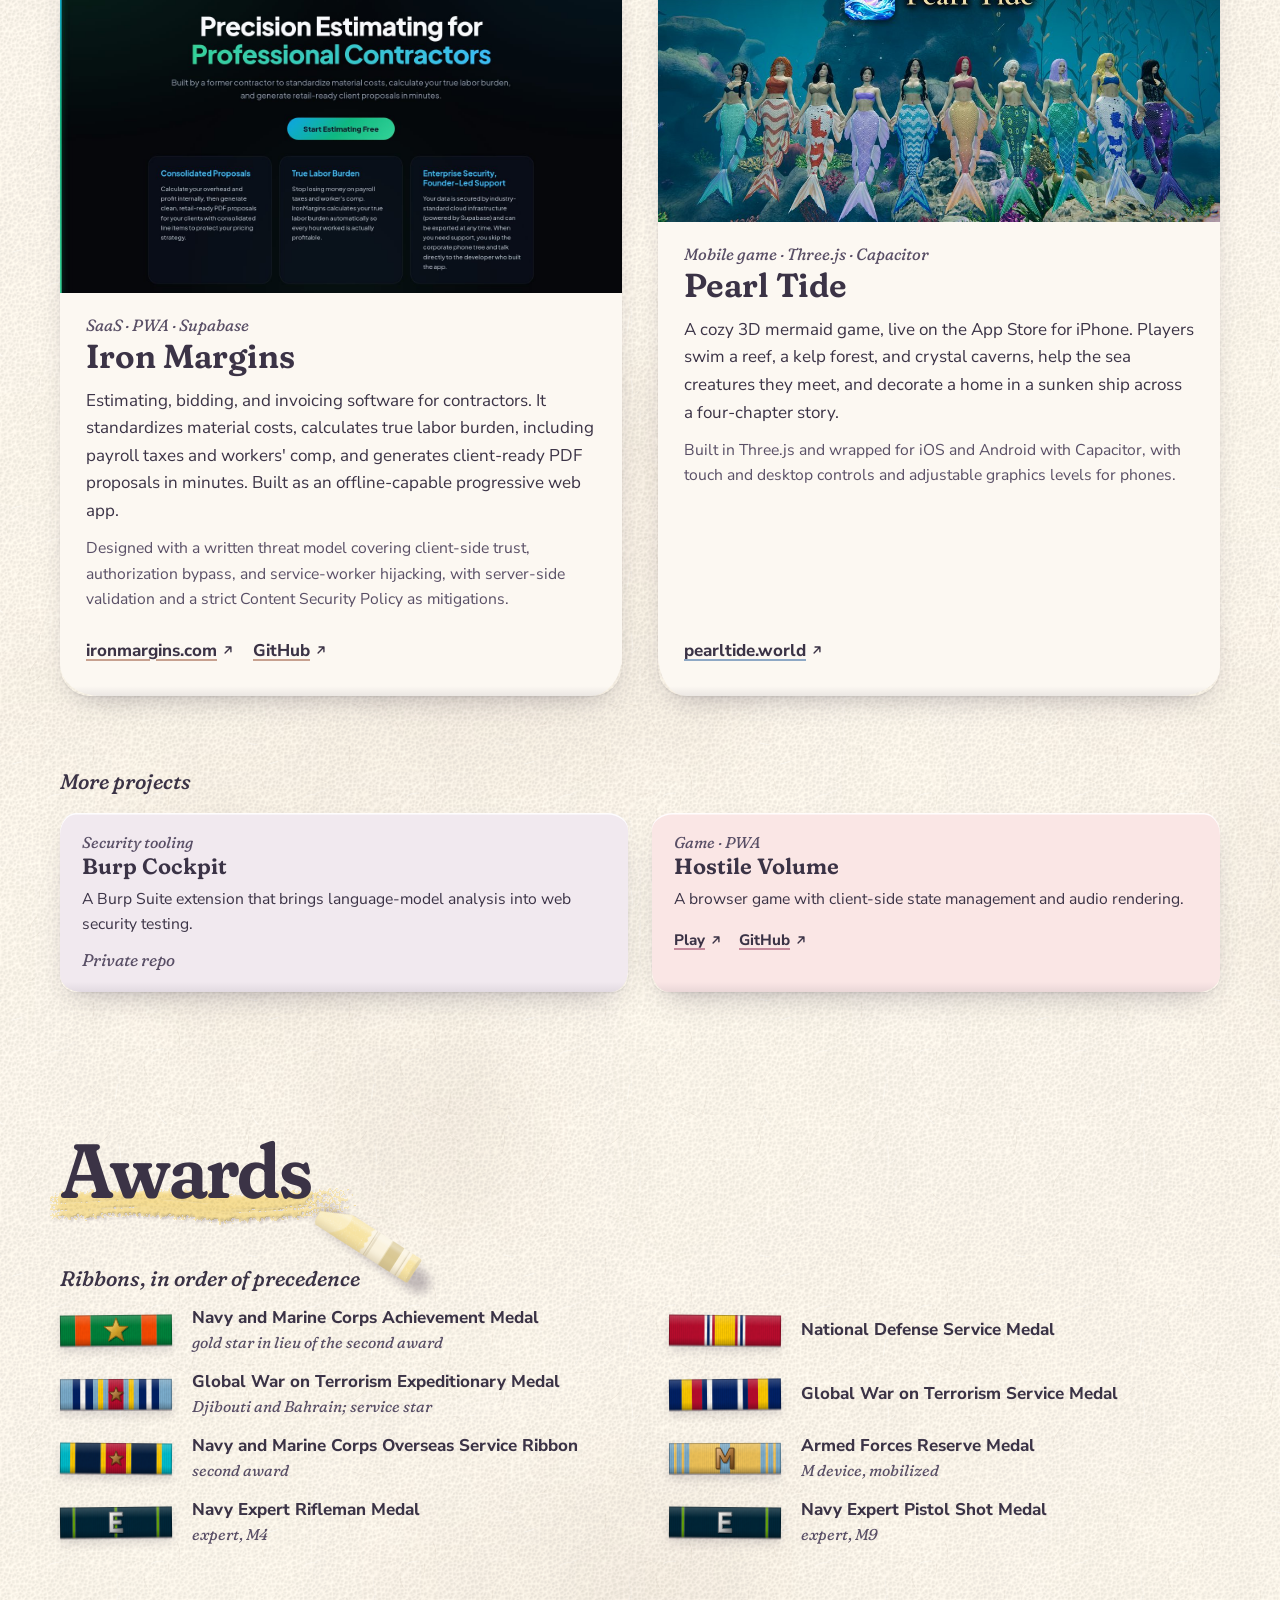
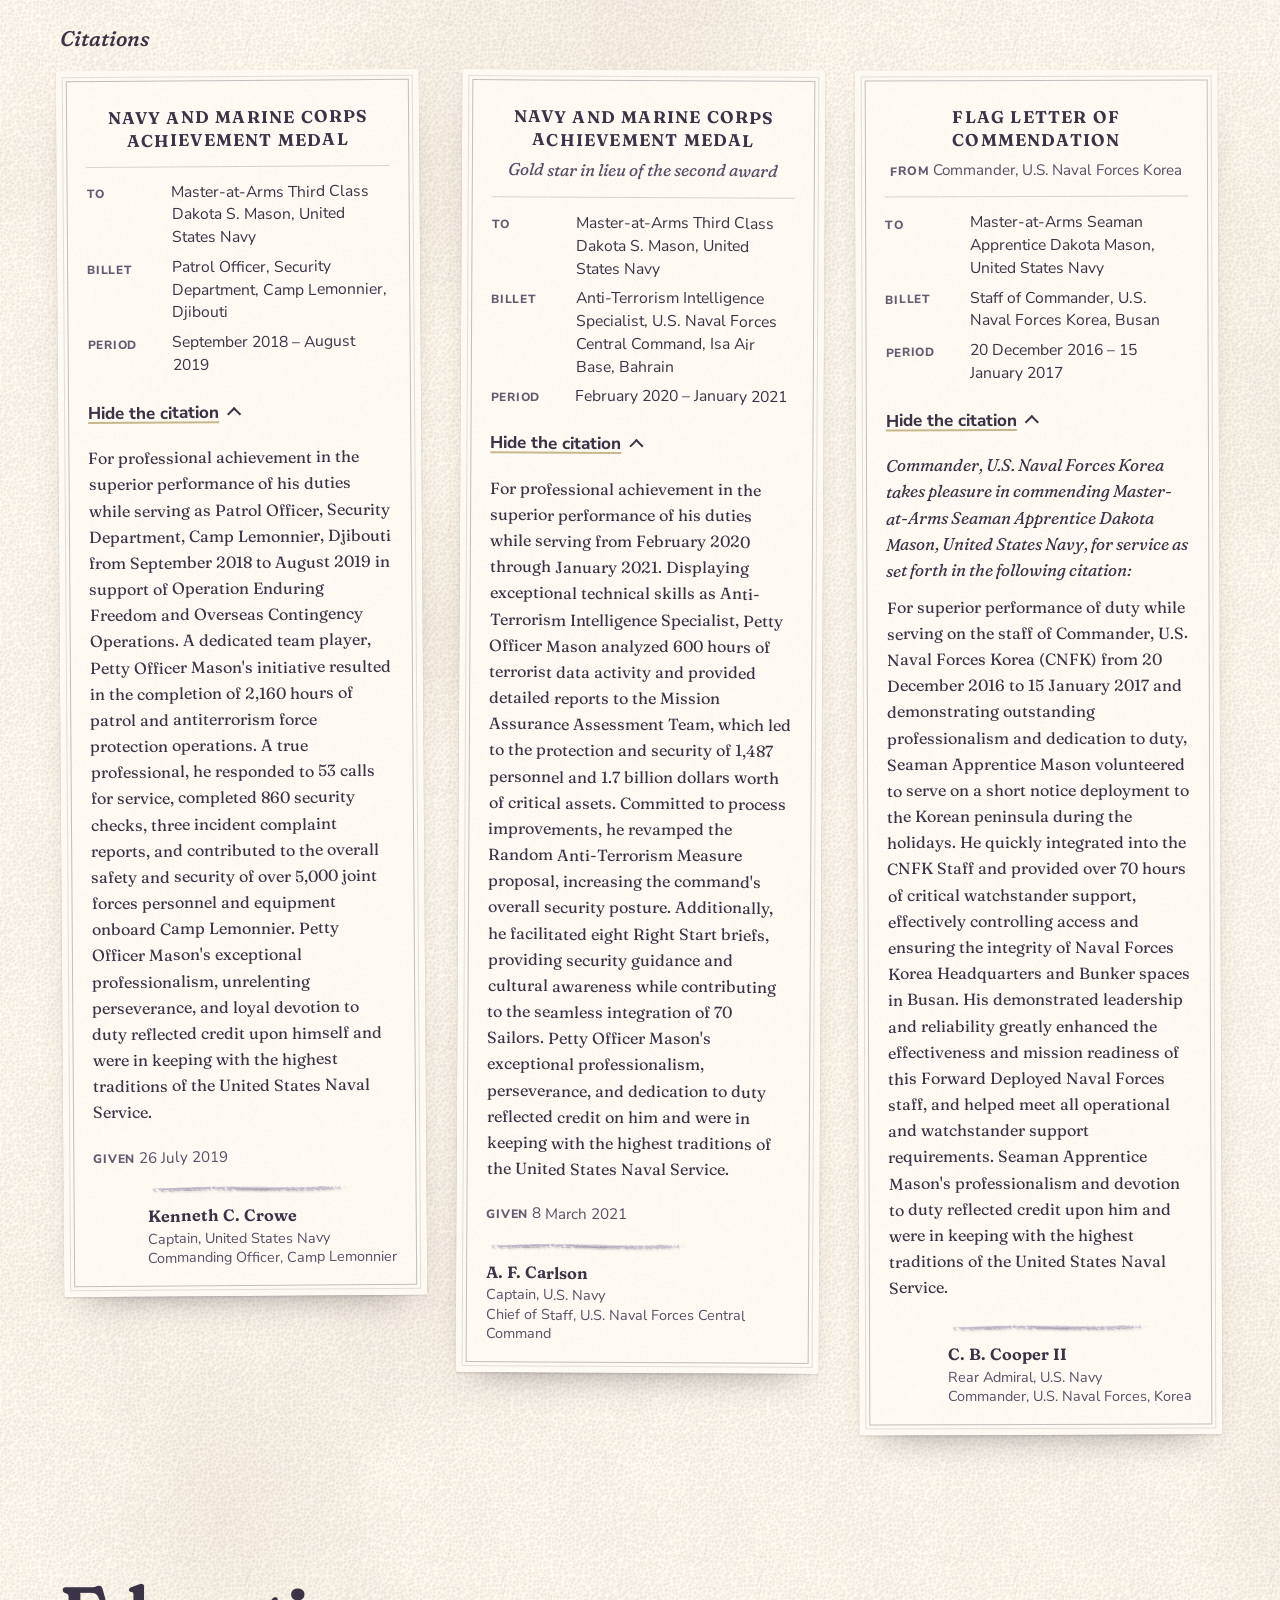
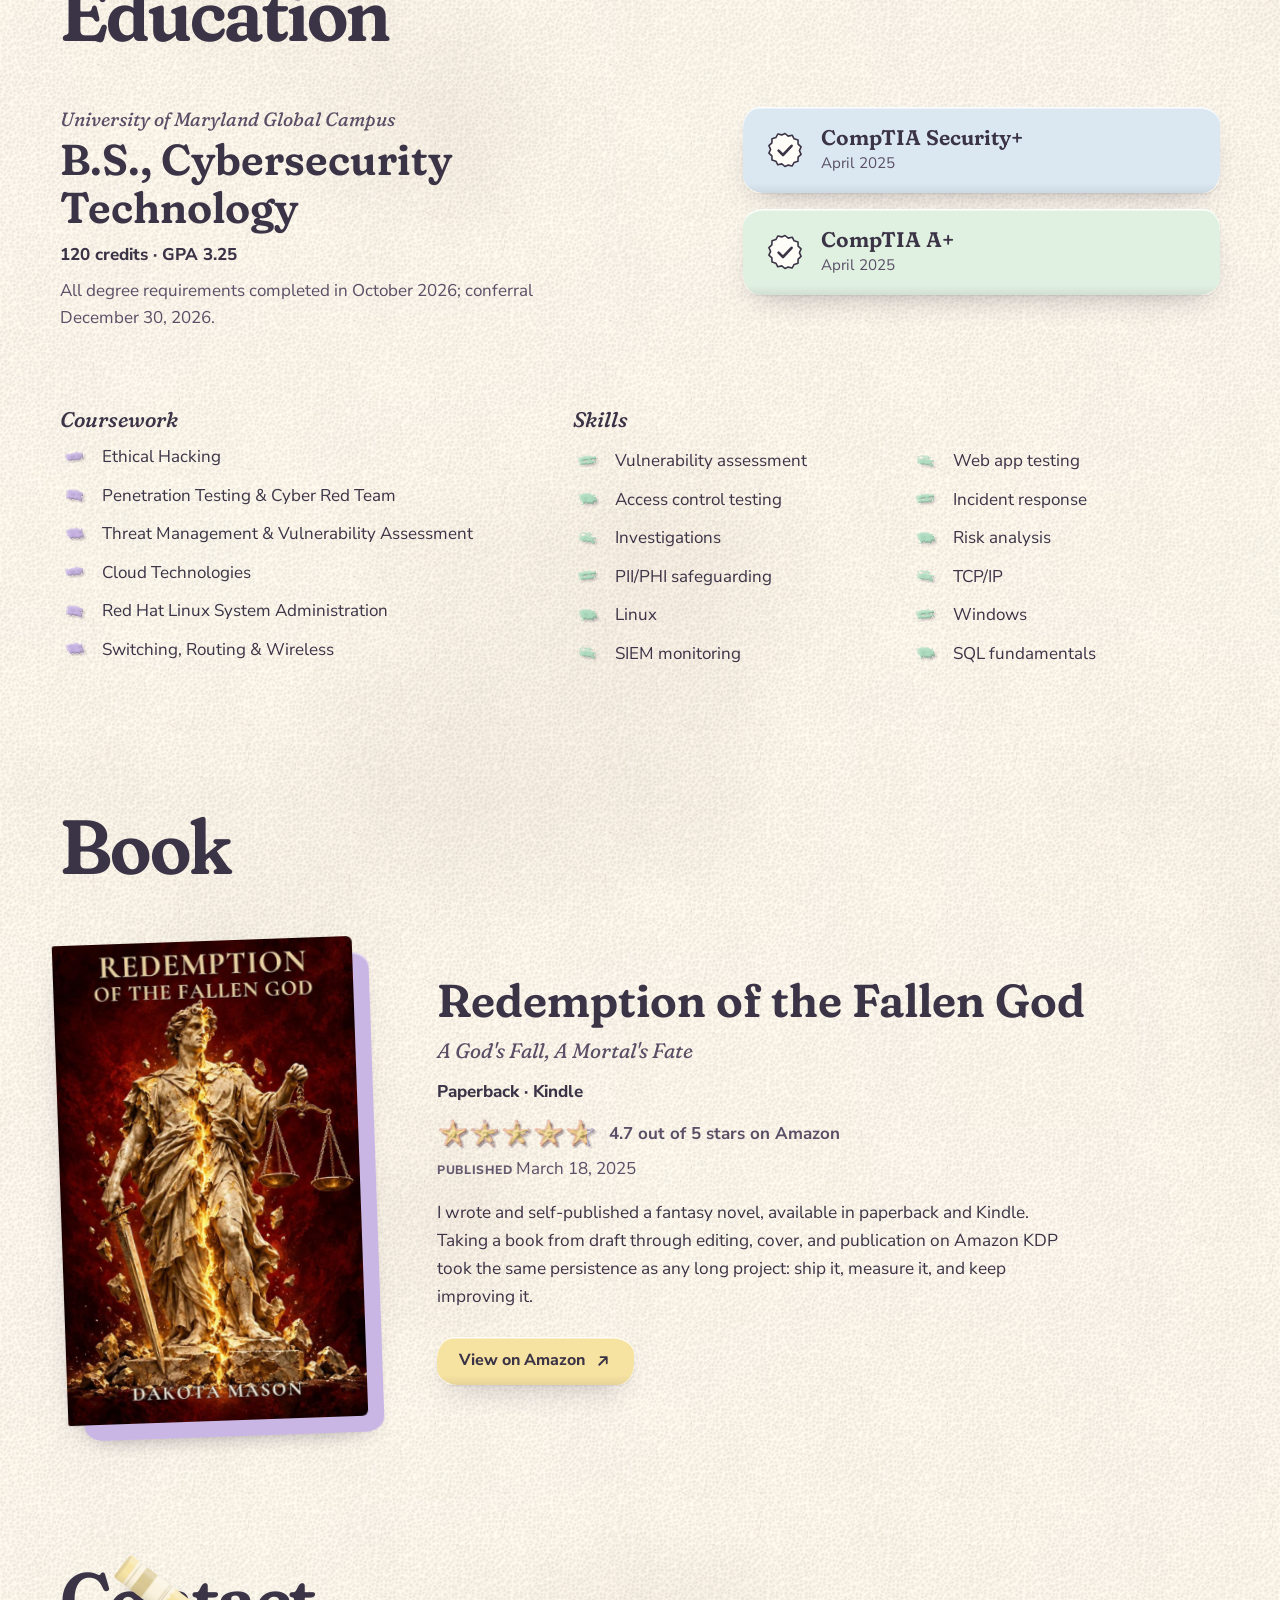
<file: redesigns/pastel/index.html>
<!doctype html>
<html lang="en">
<head>
<meta charset="utf-8">
<meta name="robots" content="noindex">
<meta name="viewport" content="width=device-width, initial-scale=1">
<title>Dakota Mason | Cybersecurity Professional</title>
<meta name="description" content="Dakota Mason, cybersecurity professional: experience, local AI work, projects, awards, education, and contact links, drawn in soft pastel.">
<meta name="theme-color" content="#F7F1E6">
<link rel="icon" href="../../assets/favicon.png">
<link rel="preconnect" href="https://fonts.googleapis.com">
<link rel="preconnect" href="https://fonts.gstatic.com" crossorigin>
<link rel="stylesheet" href="https://fonts.googleapis.com/css2?family=Fraunces:ital,opsz,wght,SOFT,WONK@0,9..144,300..800,0..100,0..1;1,9..144,300..800,0..100,0..1&family=Nunito+Sans:ital,opsz,wght@0,6..12,300..900;1,6..12,300..900&display=swap">
<link rel="stylesheet" href="style.css">
<script src="../../assets/js/content.js"></script>
<script src="../../assets/js/ribbons.js"></script>
<script src="engine.js" defer></script>
<script src="app.js" defer></script>
<script src="../switcher.js" defer></script>
</head>
<body>
<a class="skip" href="#main">Skip to content</a>
<header class="bar" id="bar"></header>
<main id="main" tabindex="-1"></main>
<footer class="foot" id="foot"></footer>
</body>
</html>
</file>
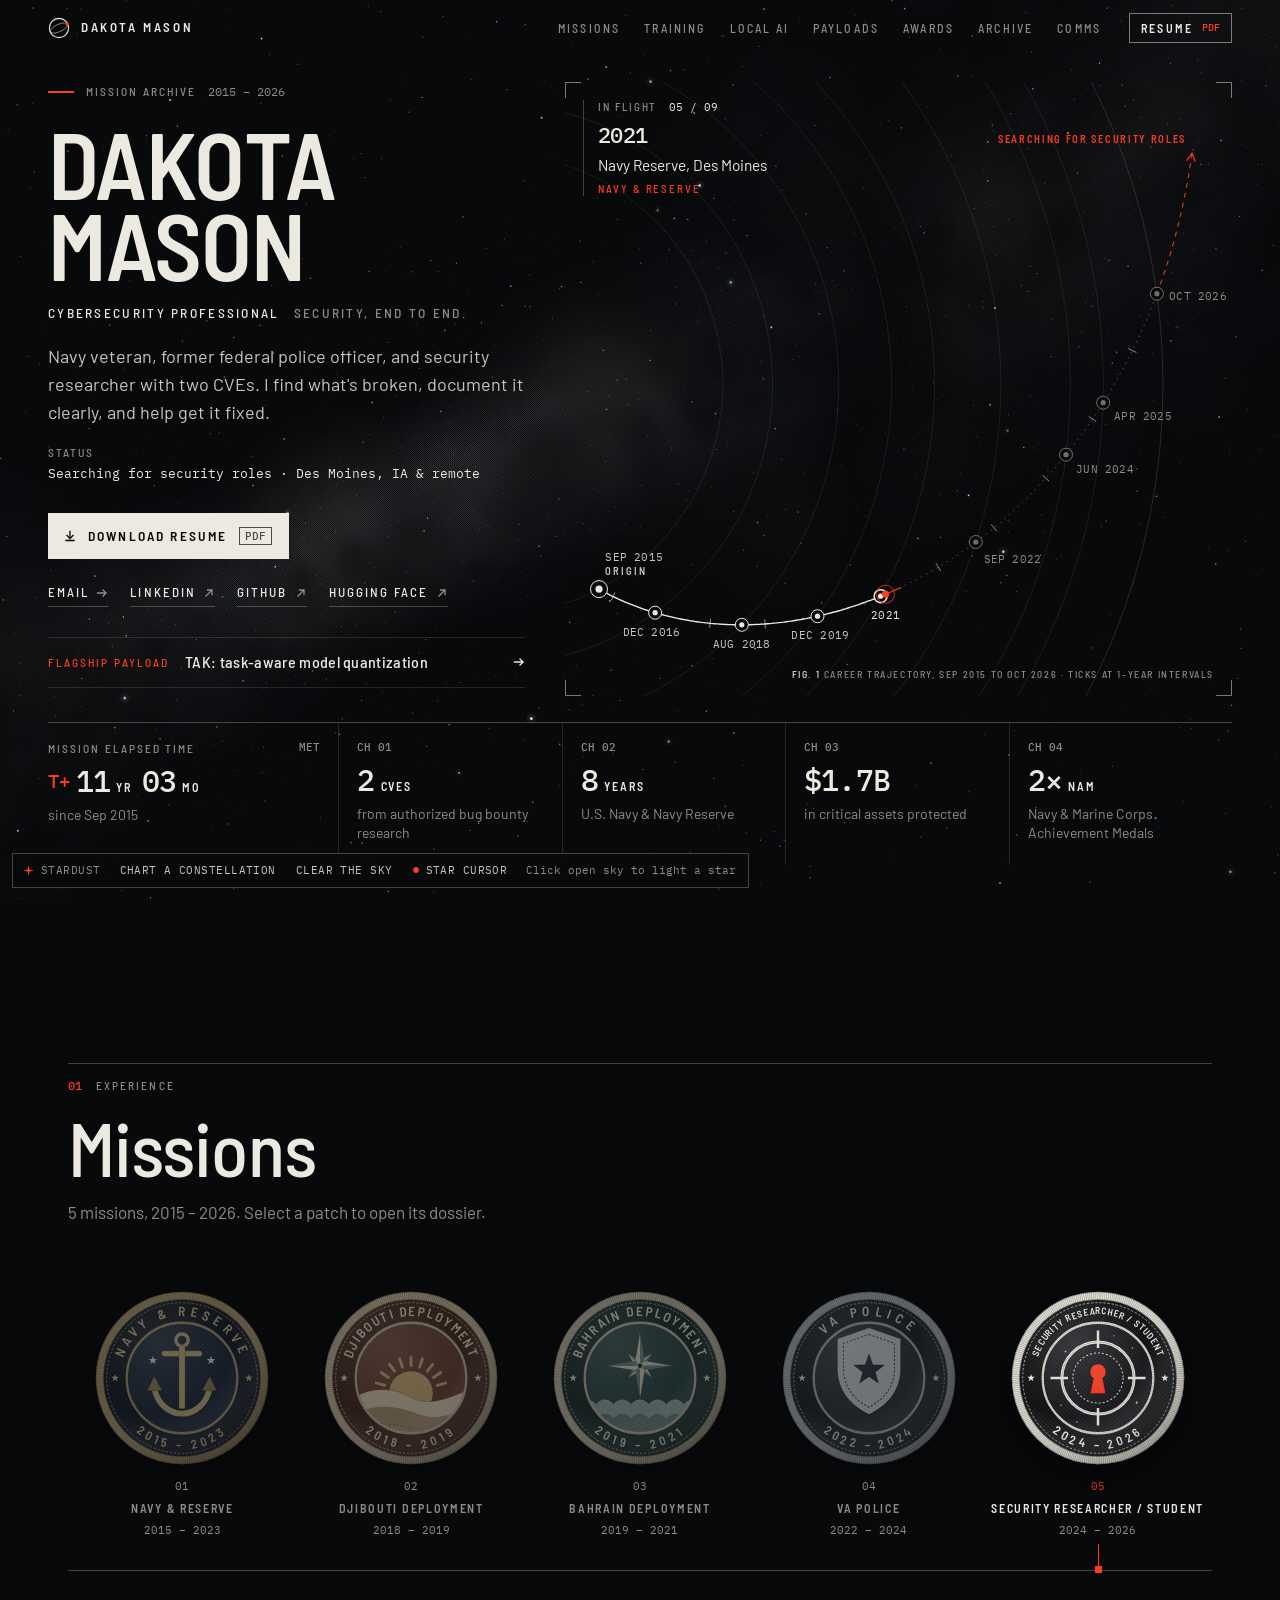
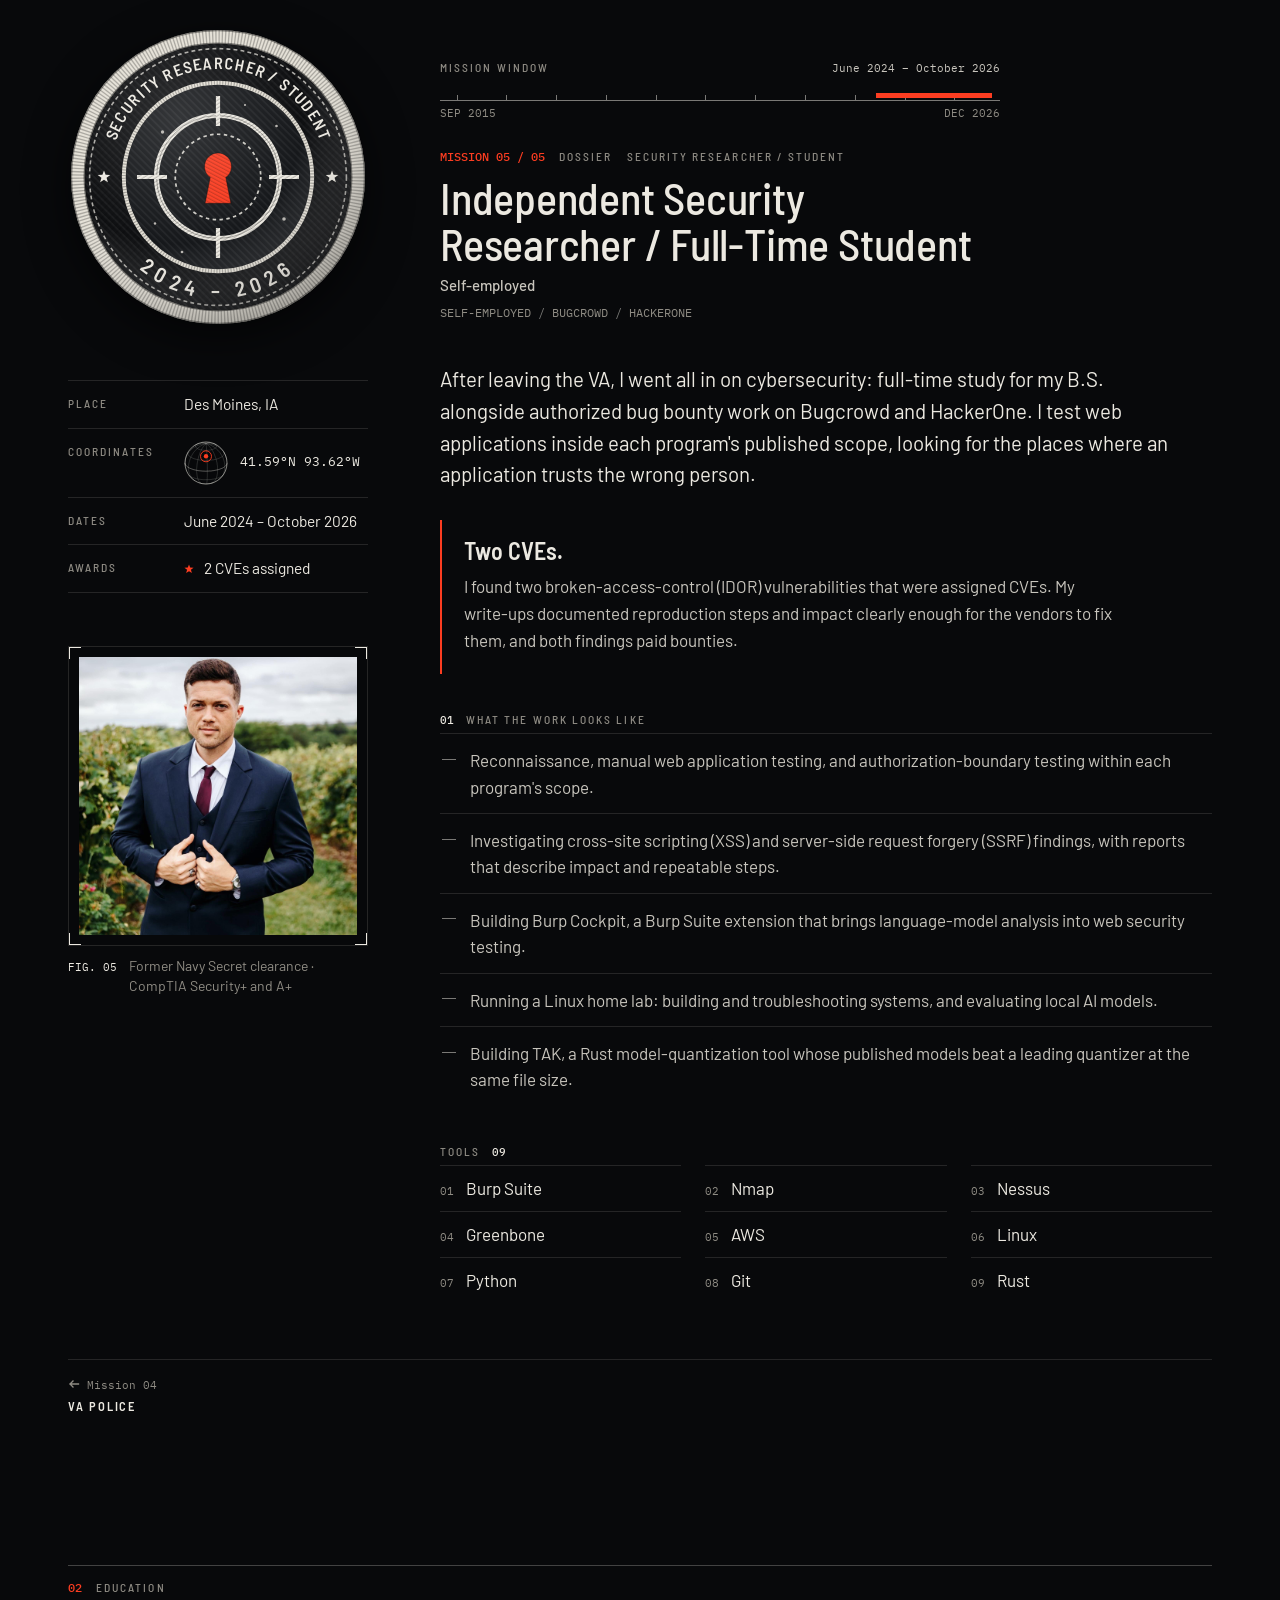
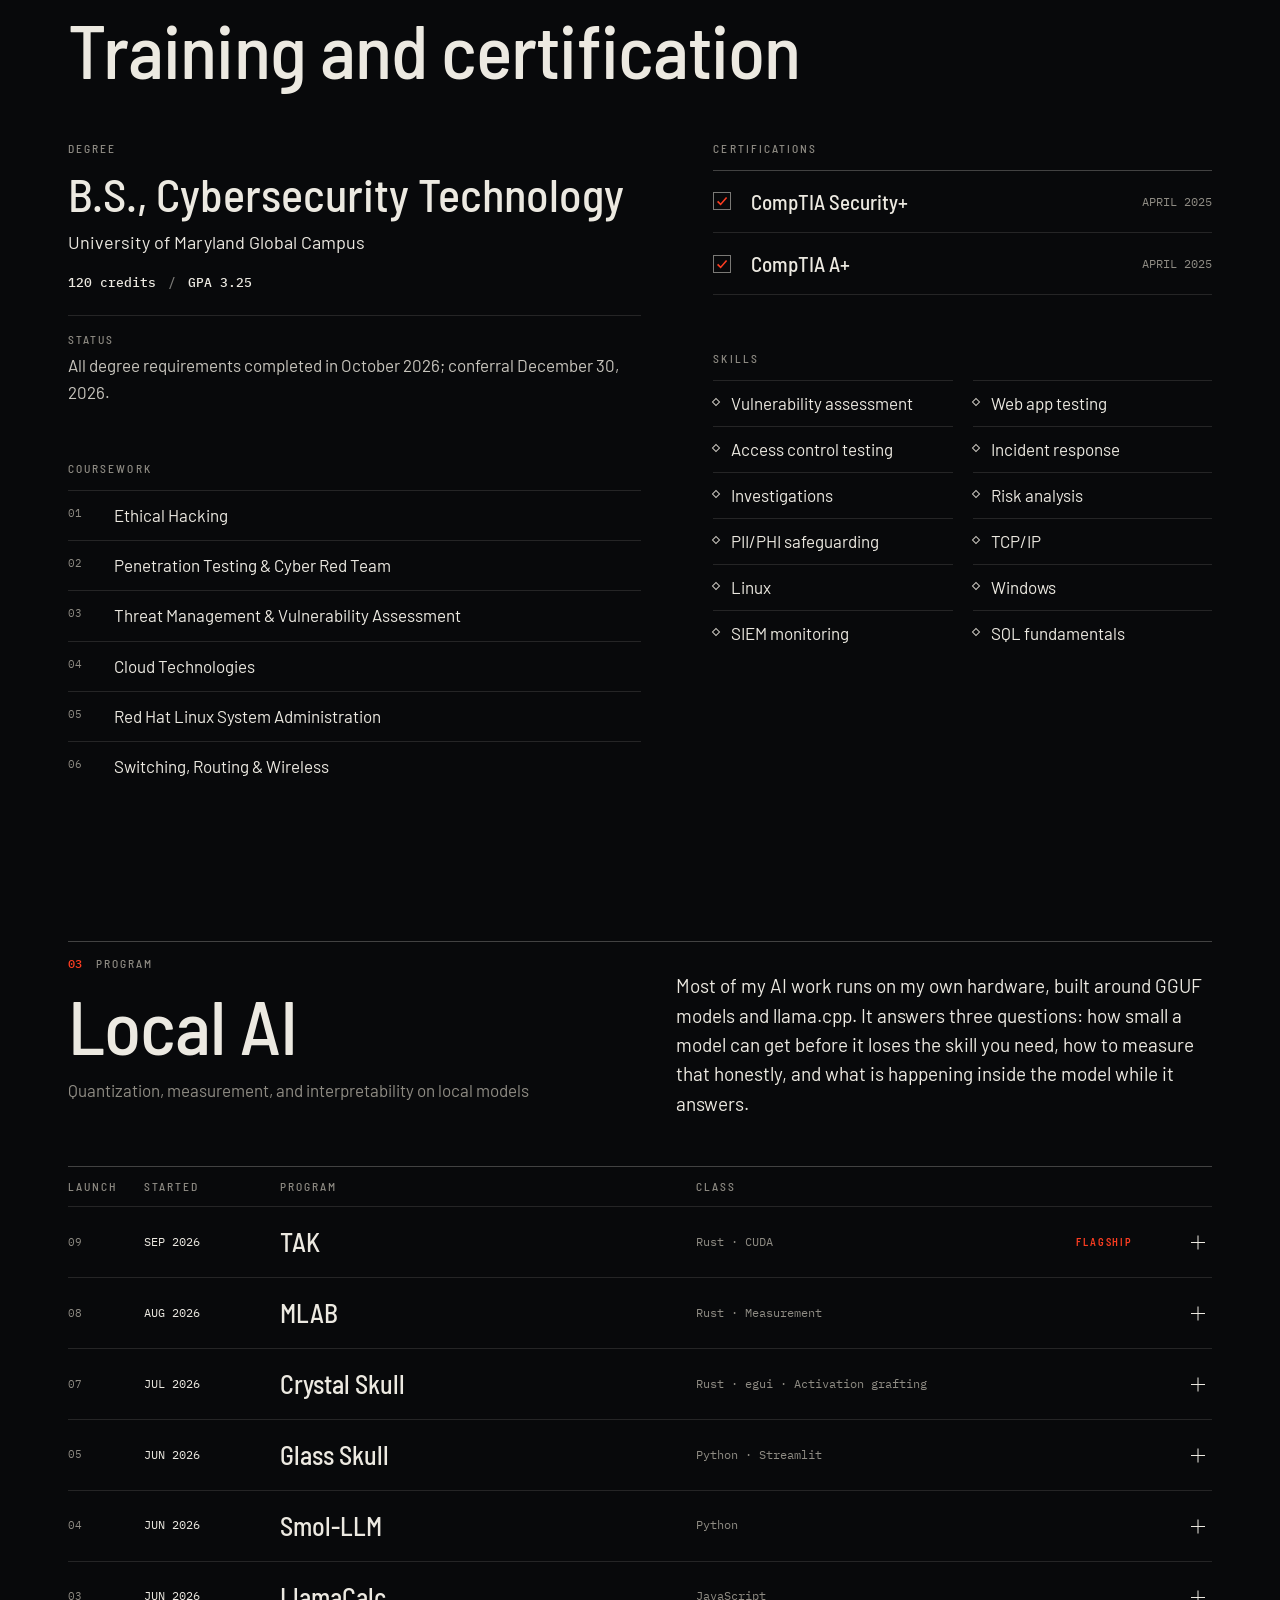
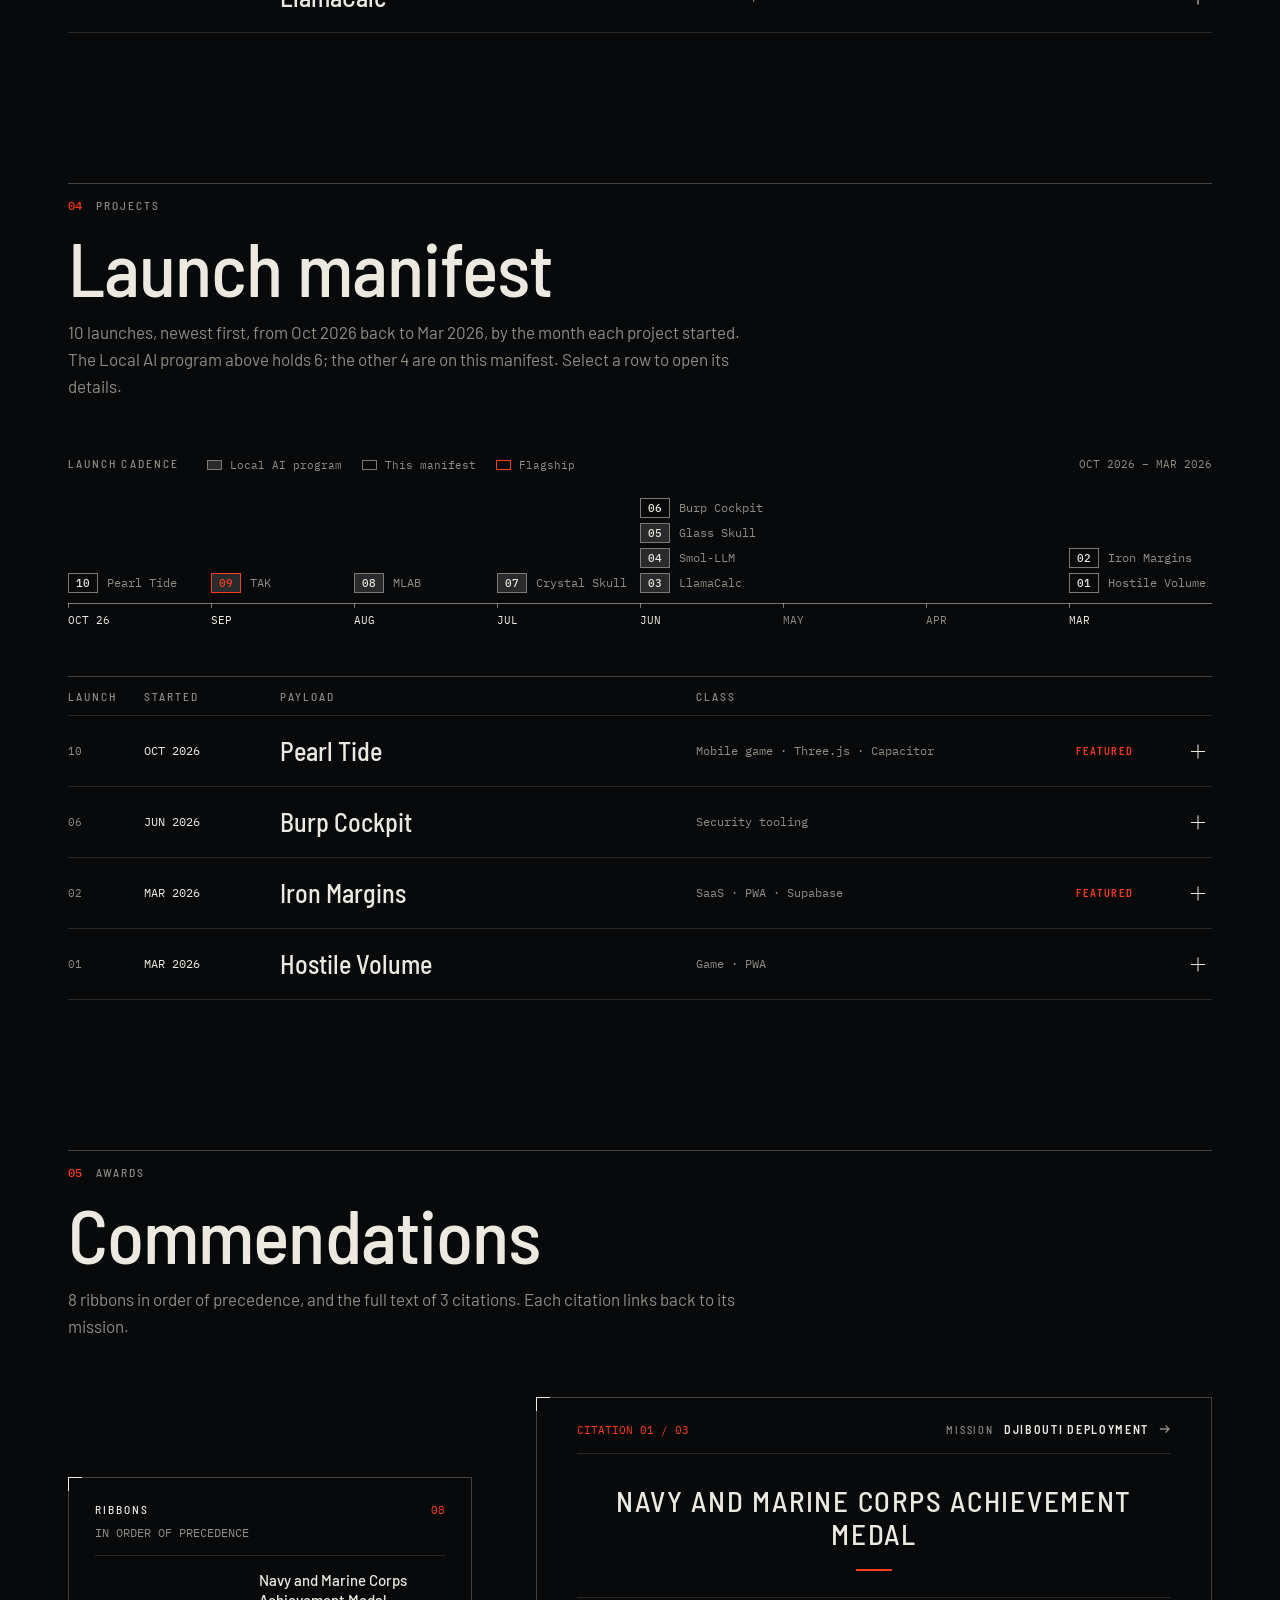
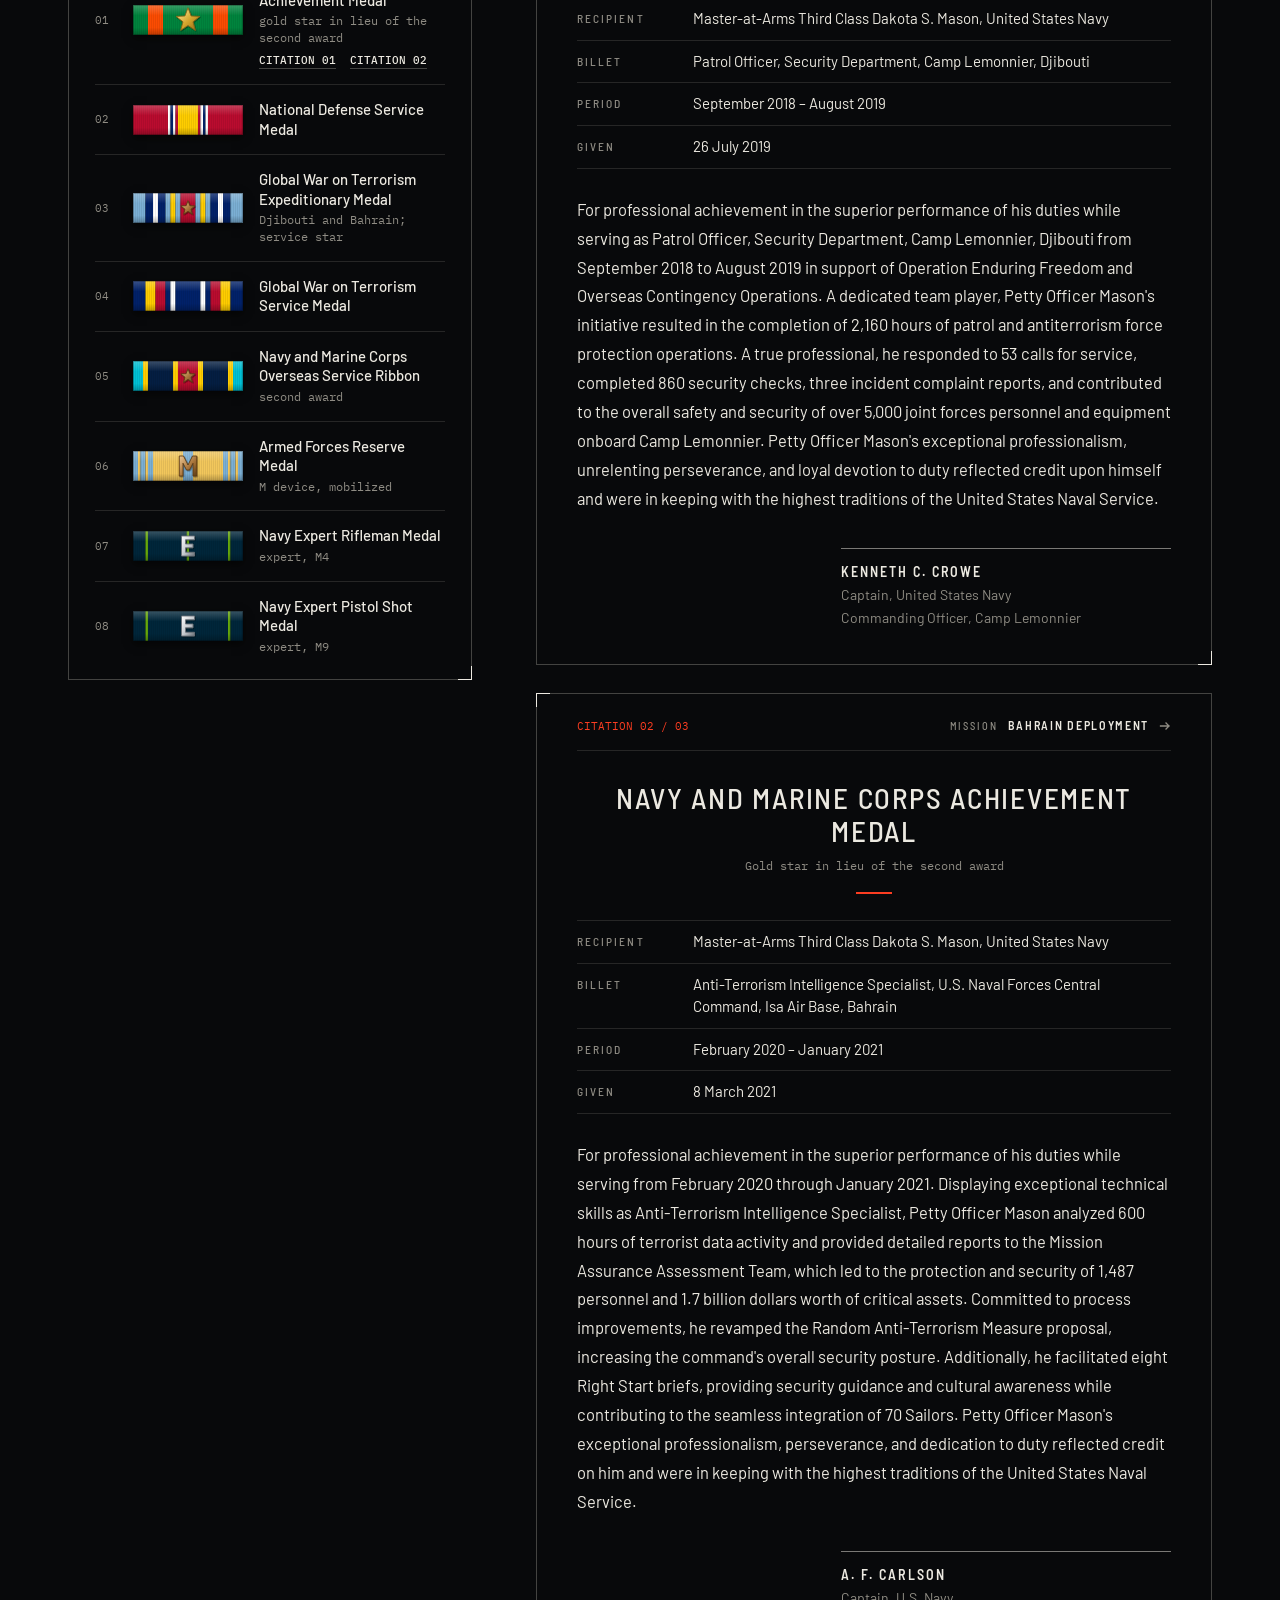
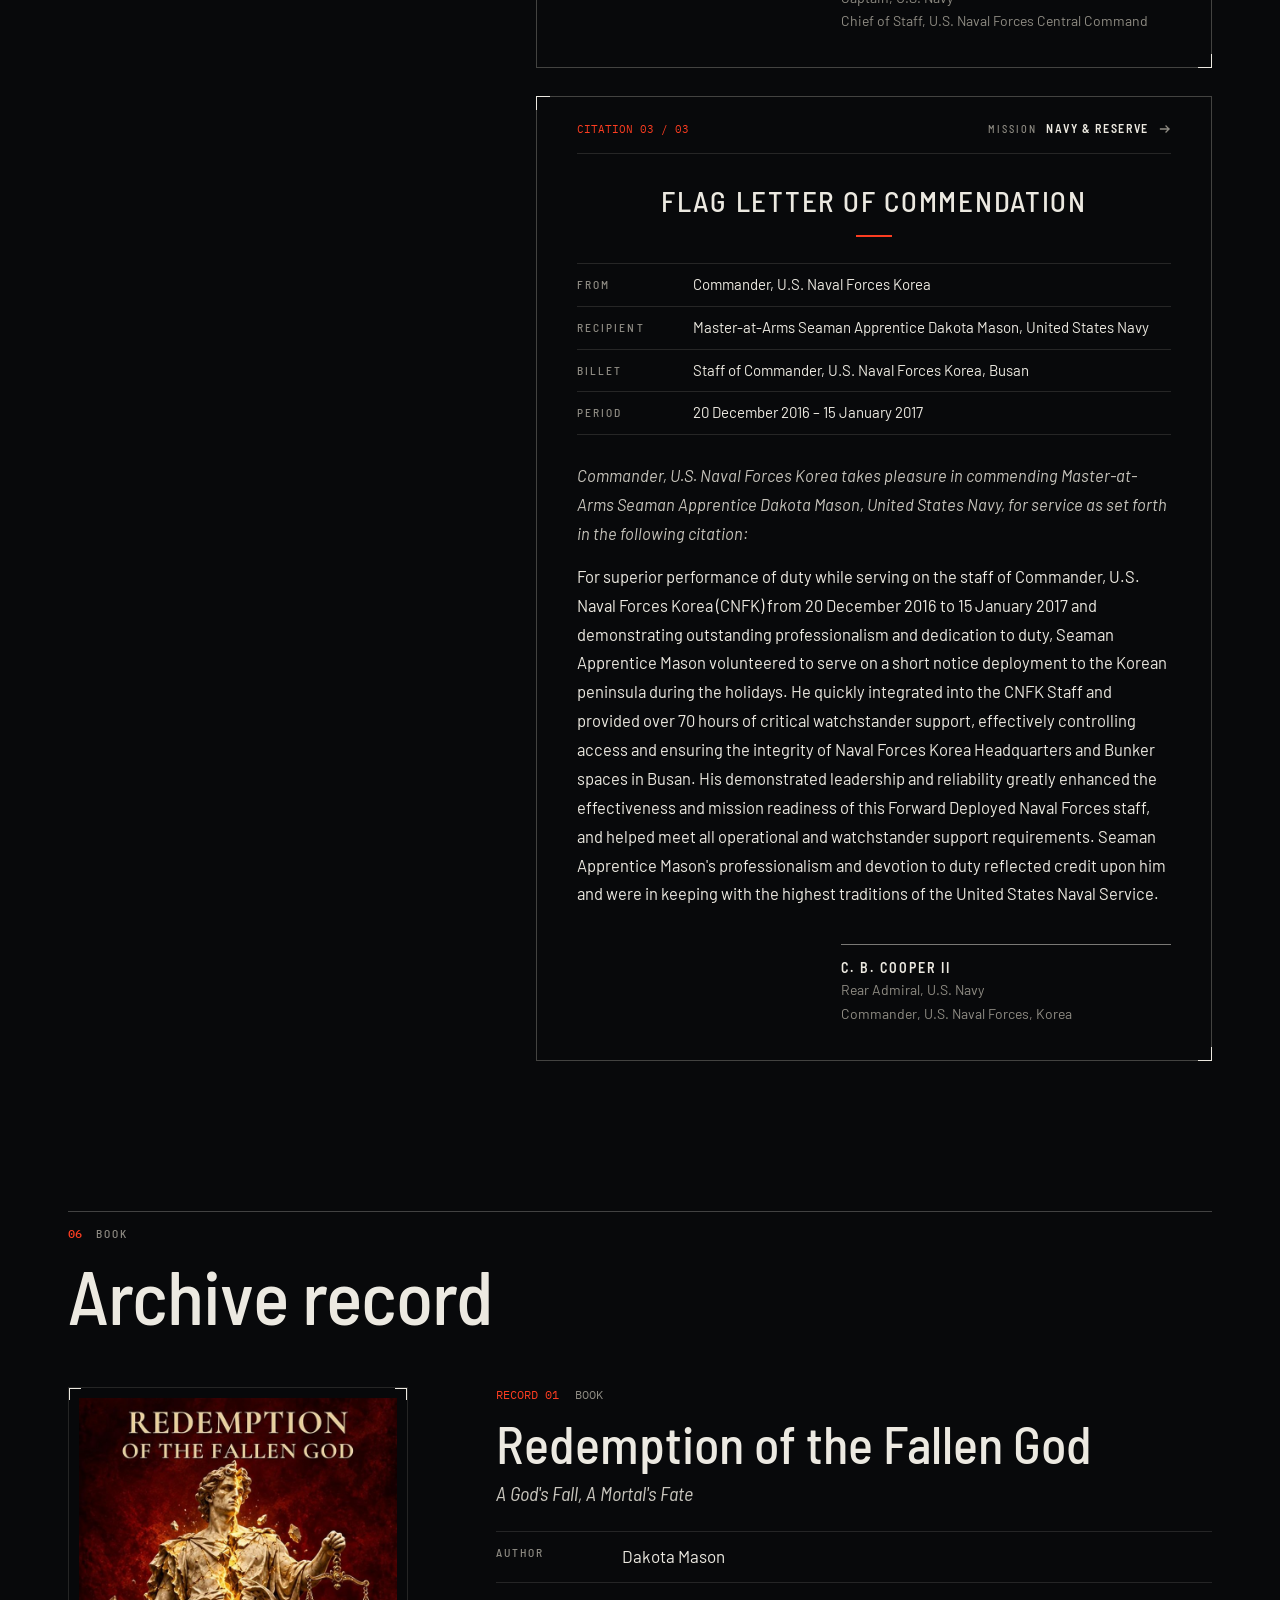
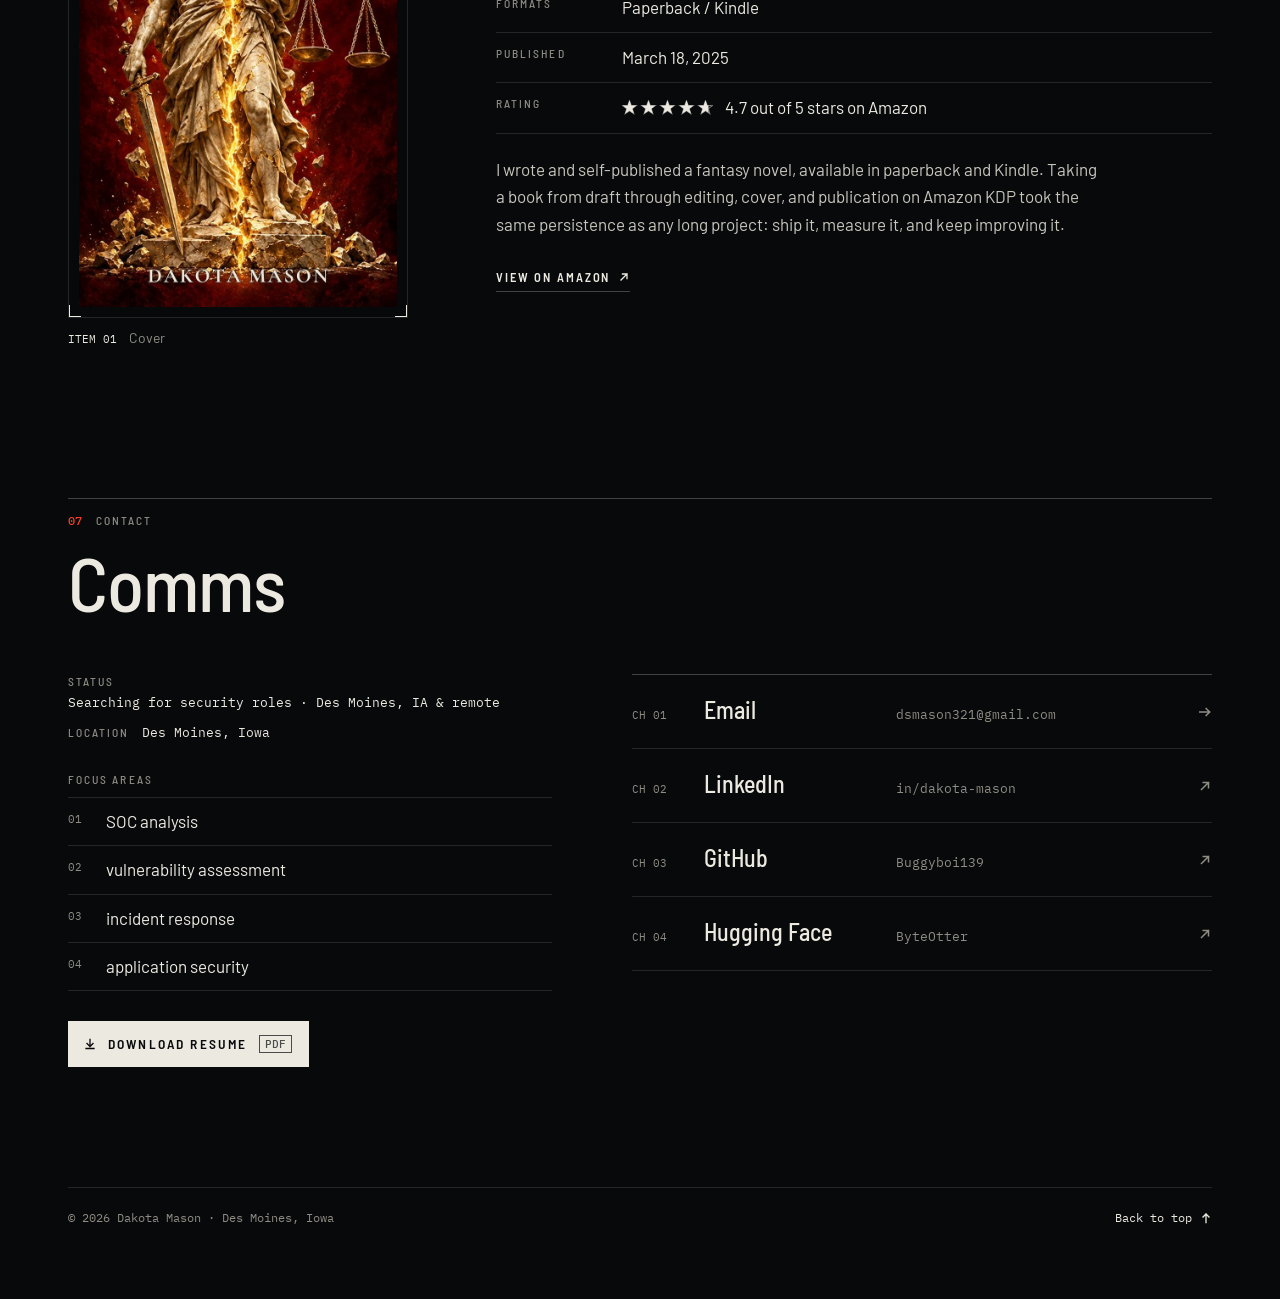
<file: redesigns/space/index.html>
<!doctype html>
<html lang="en">
<head>
<meta charset="utf-8">
<meta name="robots" content="noindex">
<title>Dakota Mason | Cybersecurity Professional</title>
<link rel="canonical" href="https://dakota-mason.com/">
<script>location.replace('../../' + location.hash);</script>
<meta http-equiv="refresh" content="0; url=../../">
</head>
<body>
<p>The Space design is now the main site: <a href="../../">dakota-mason.com</a>.</p>
</body>
</html>
</file>
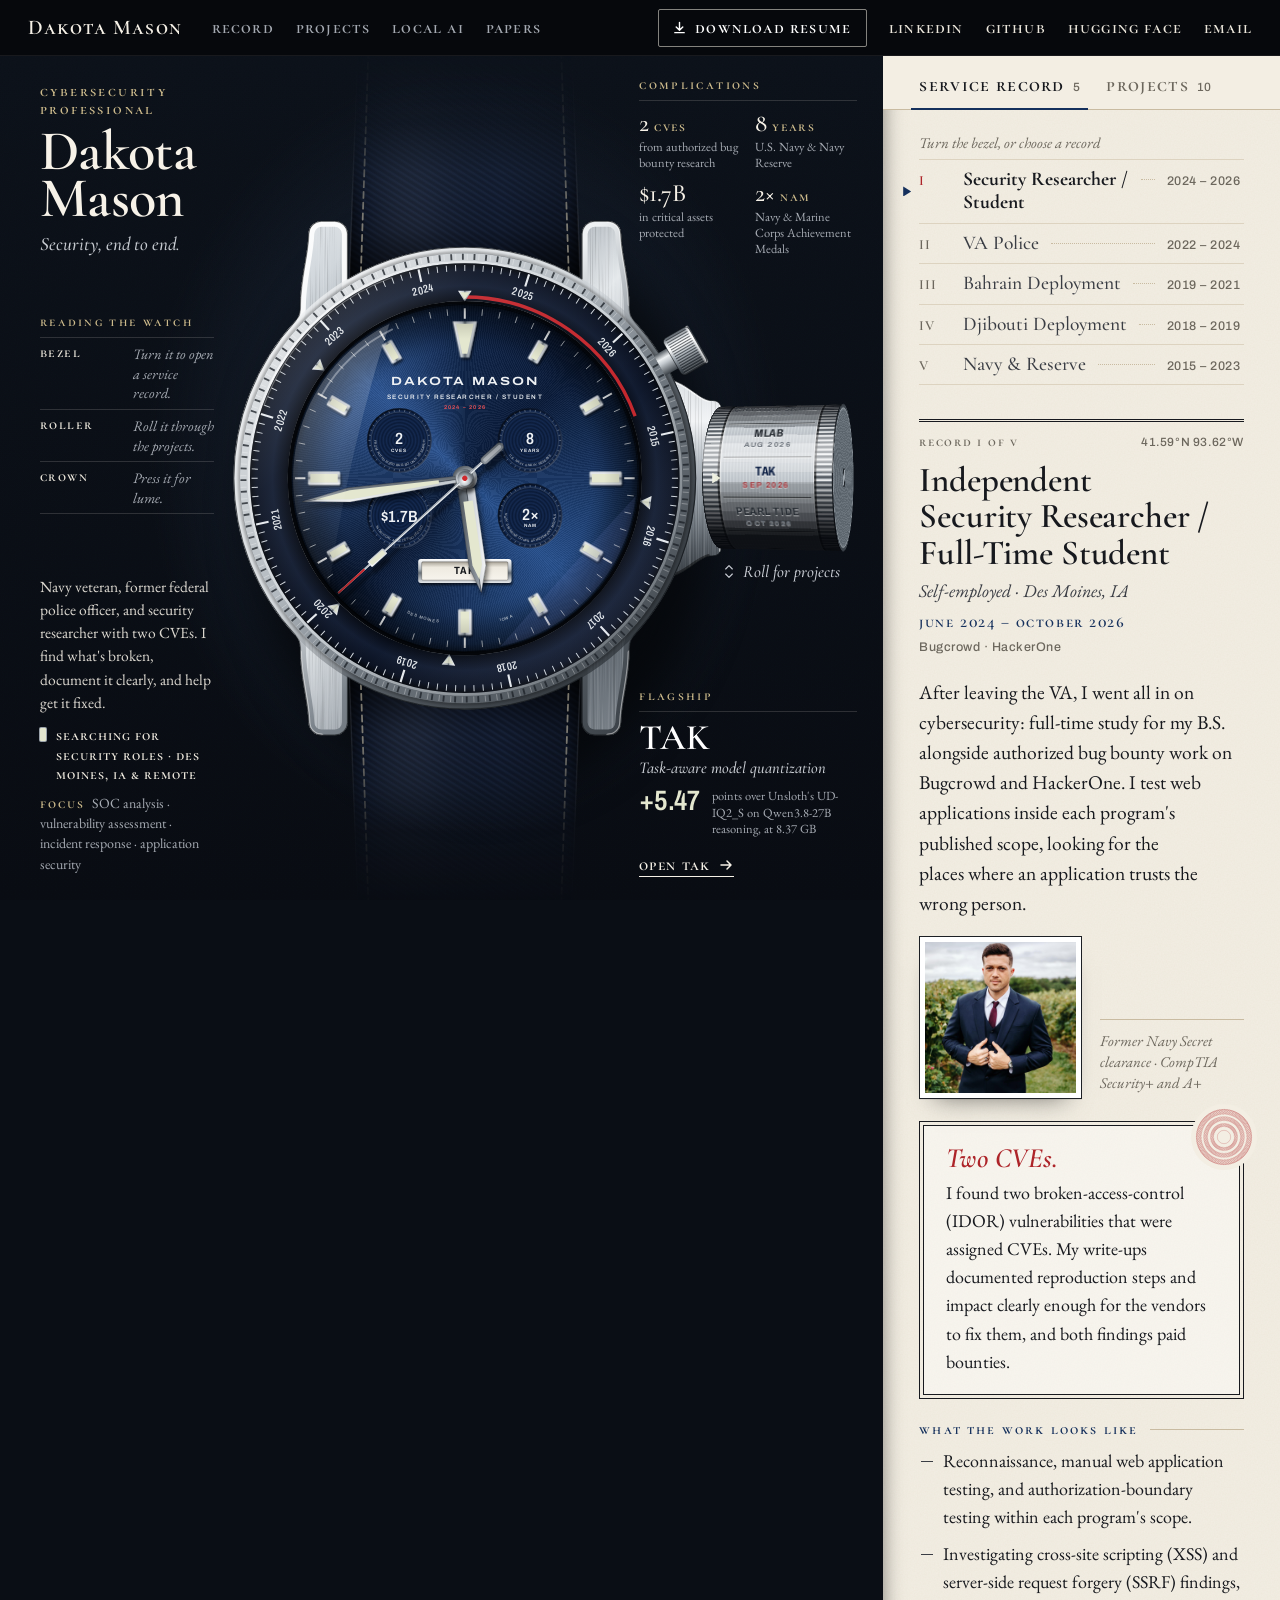
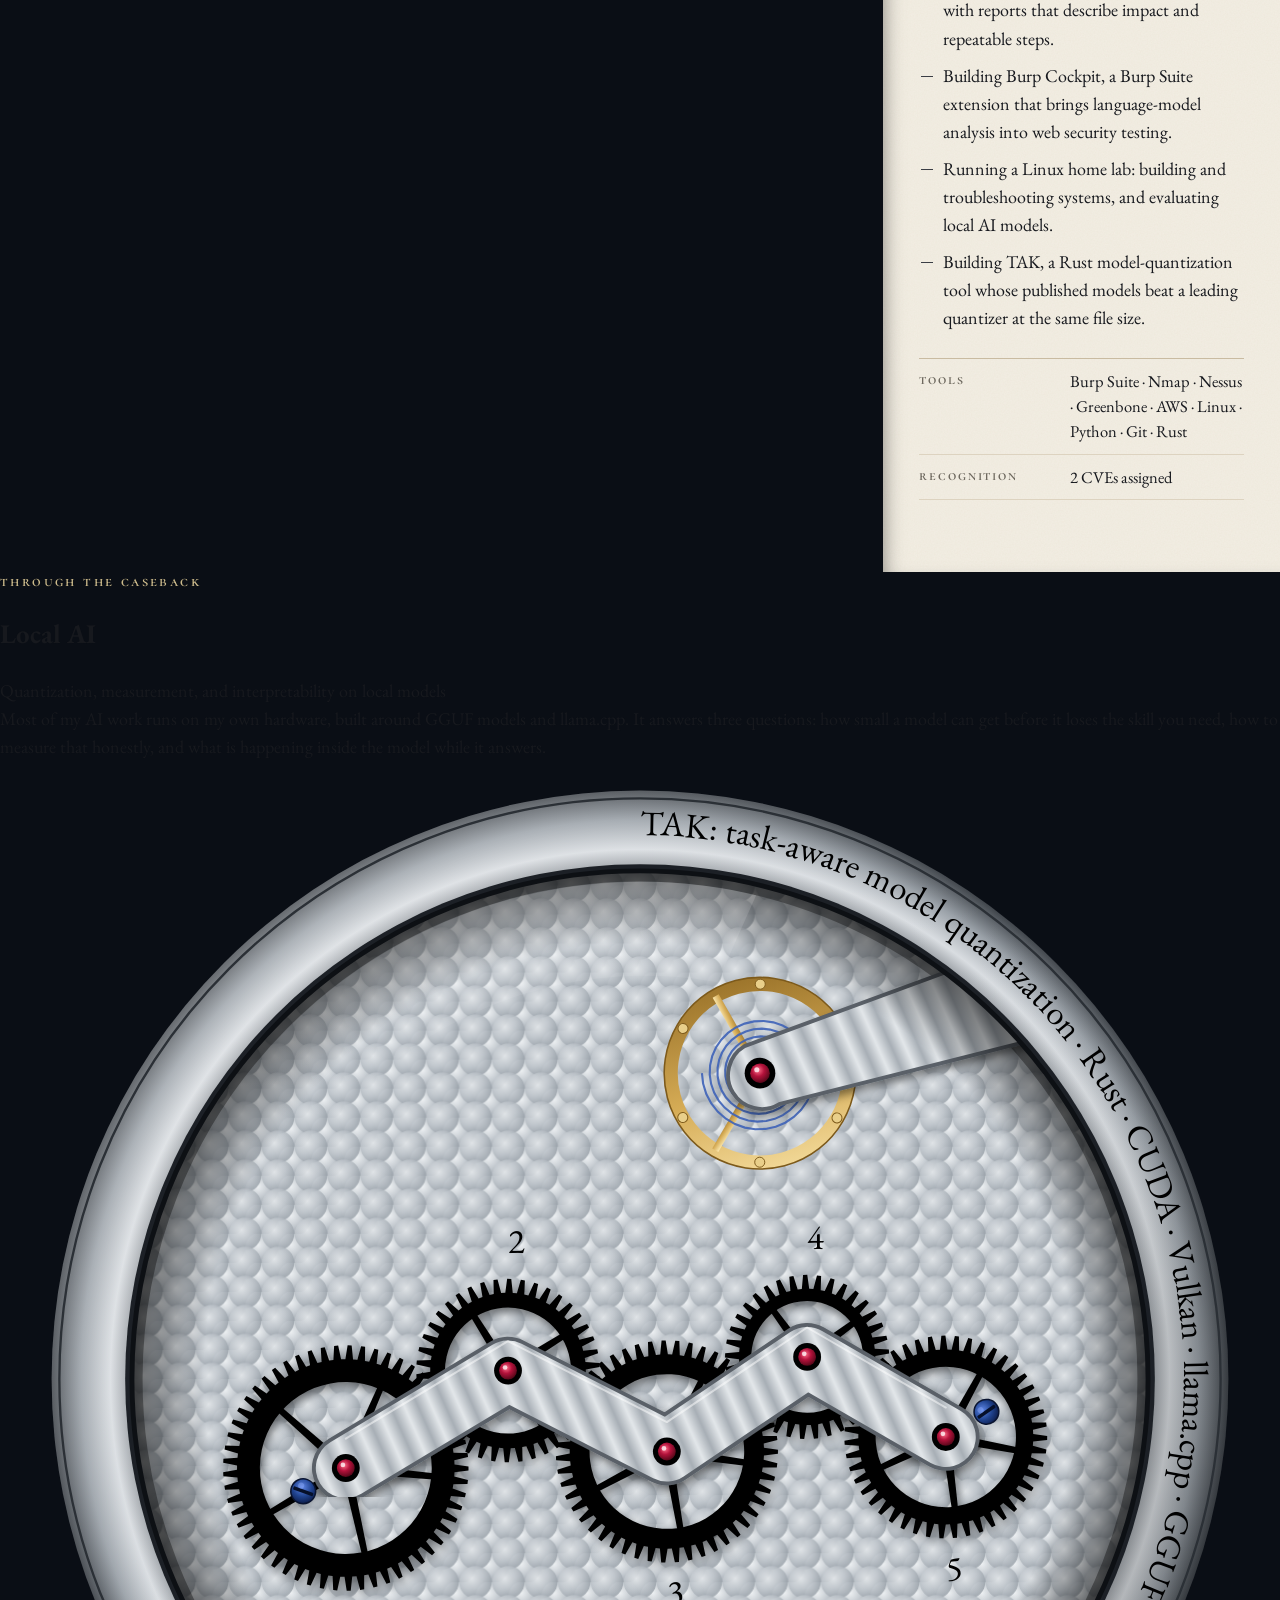
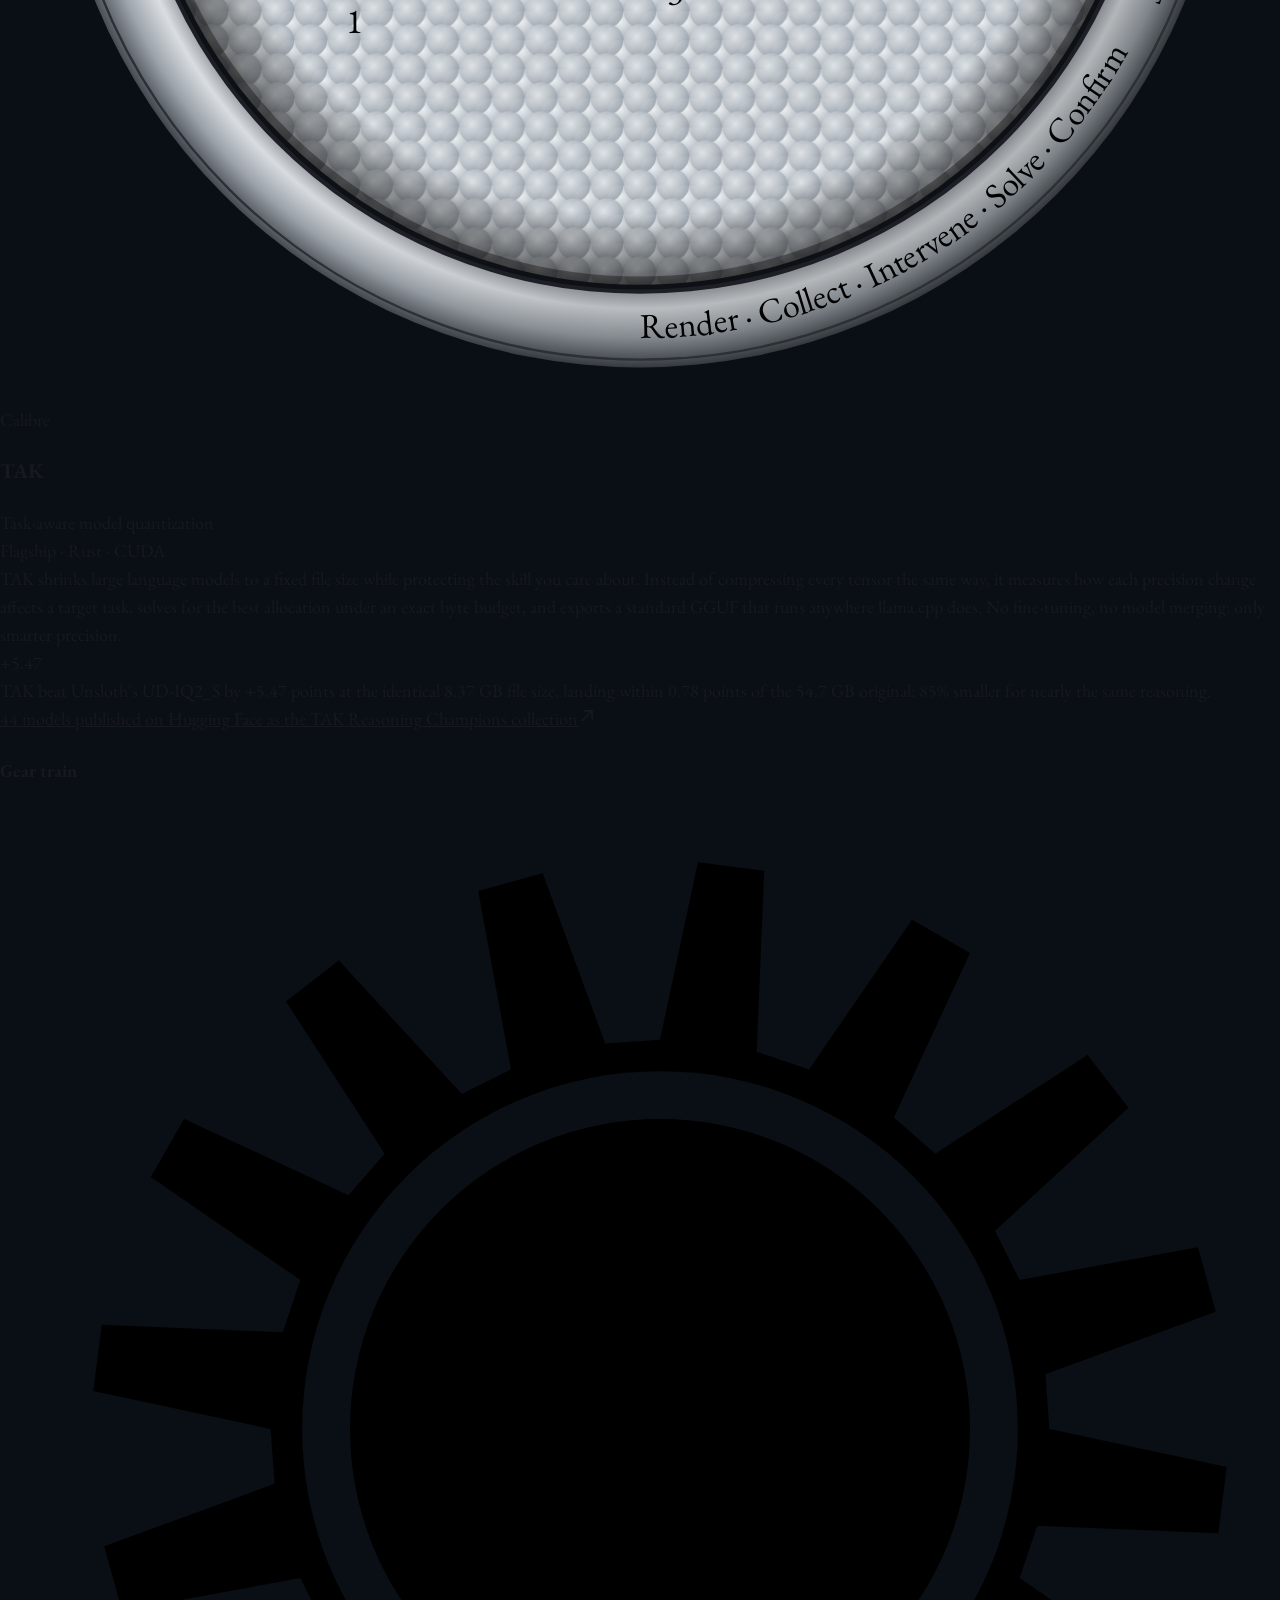
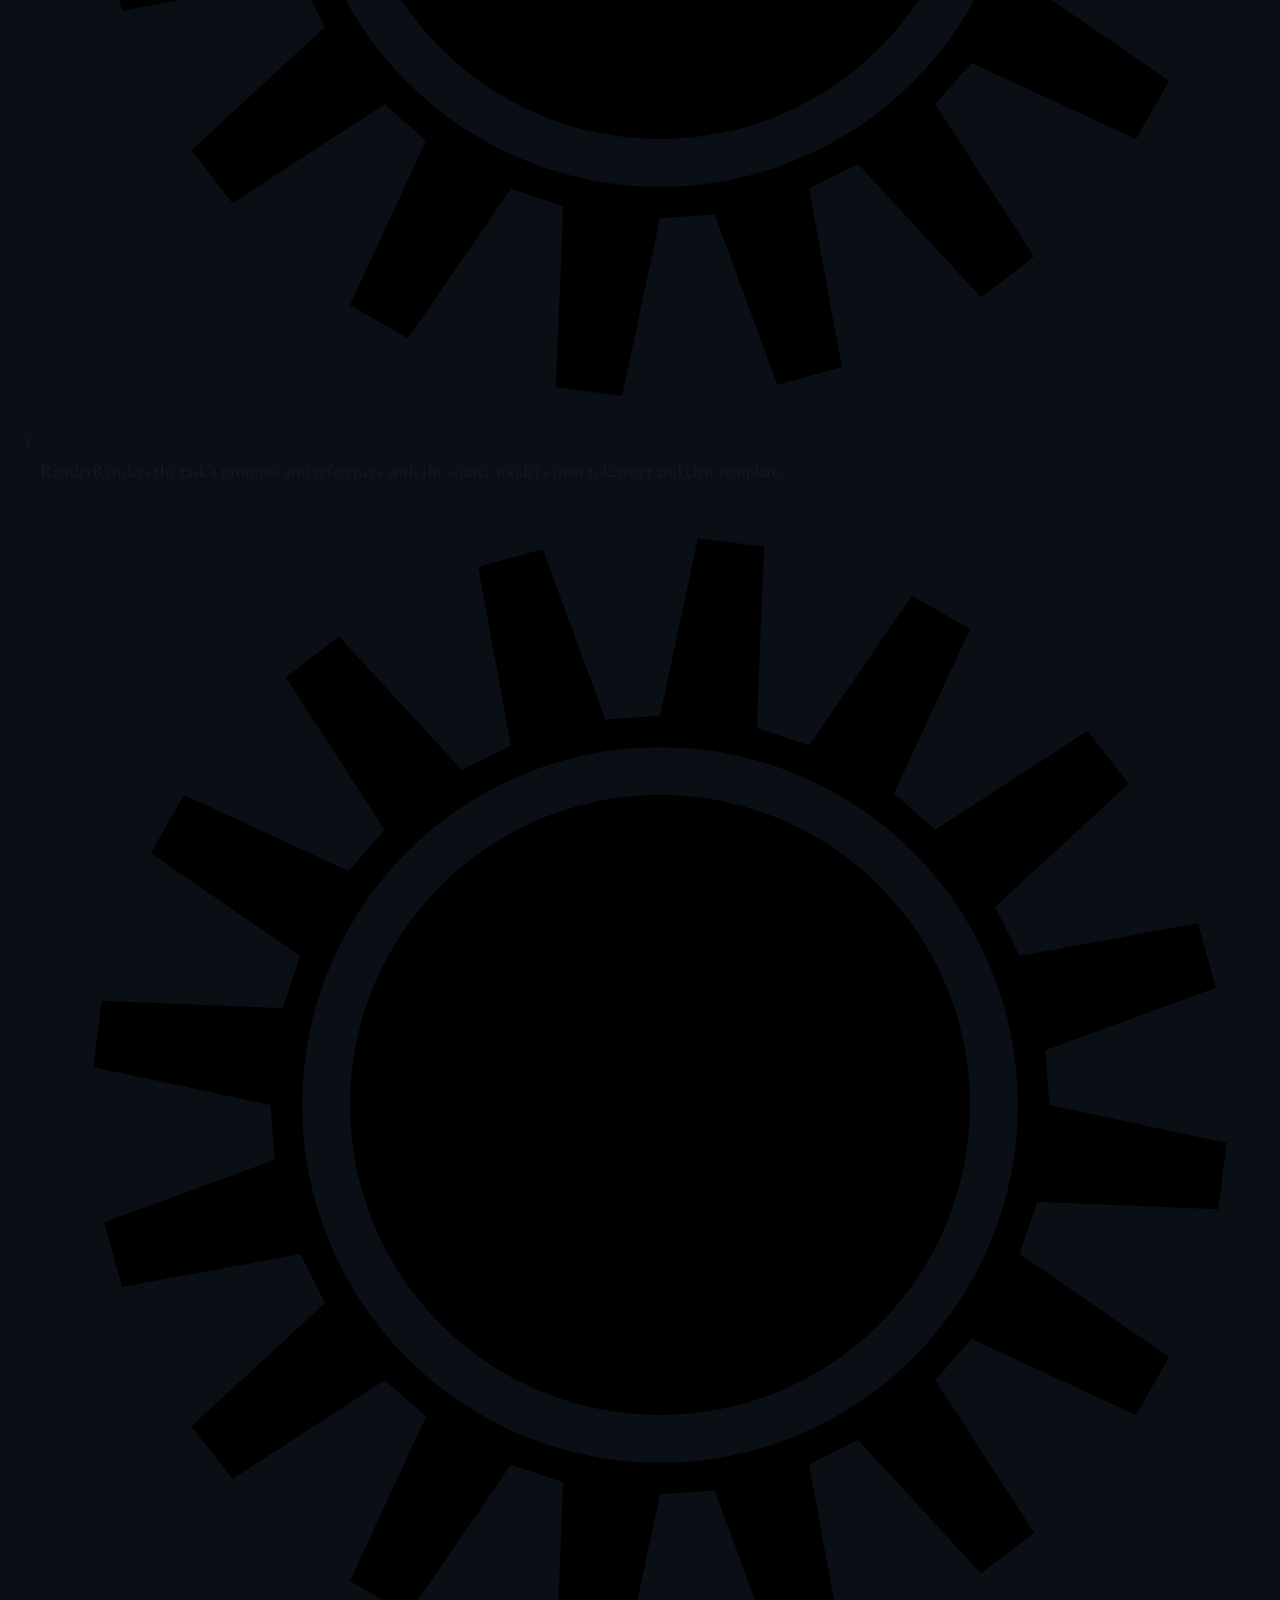
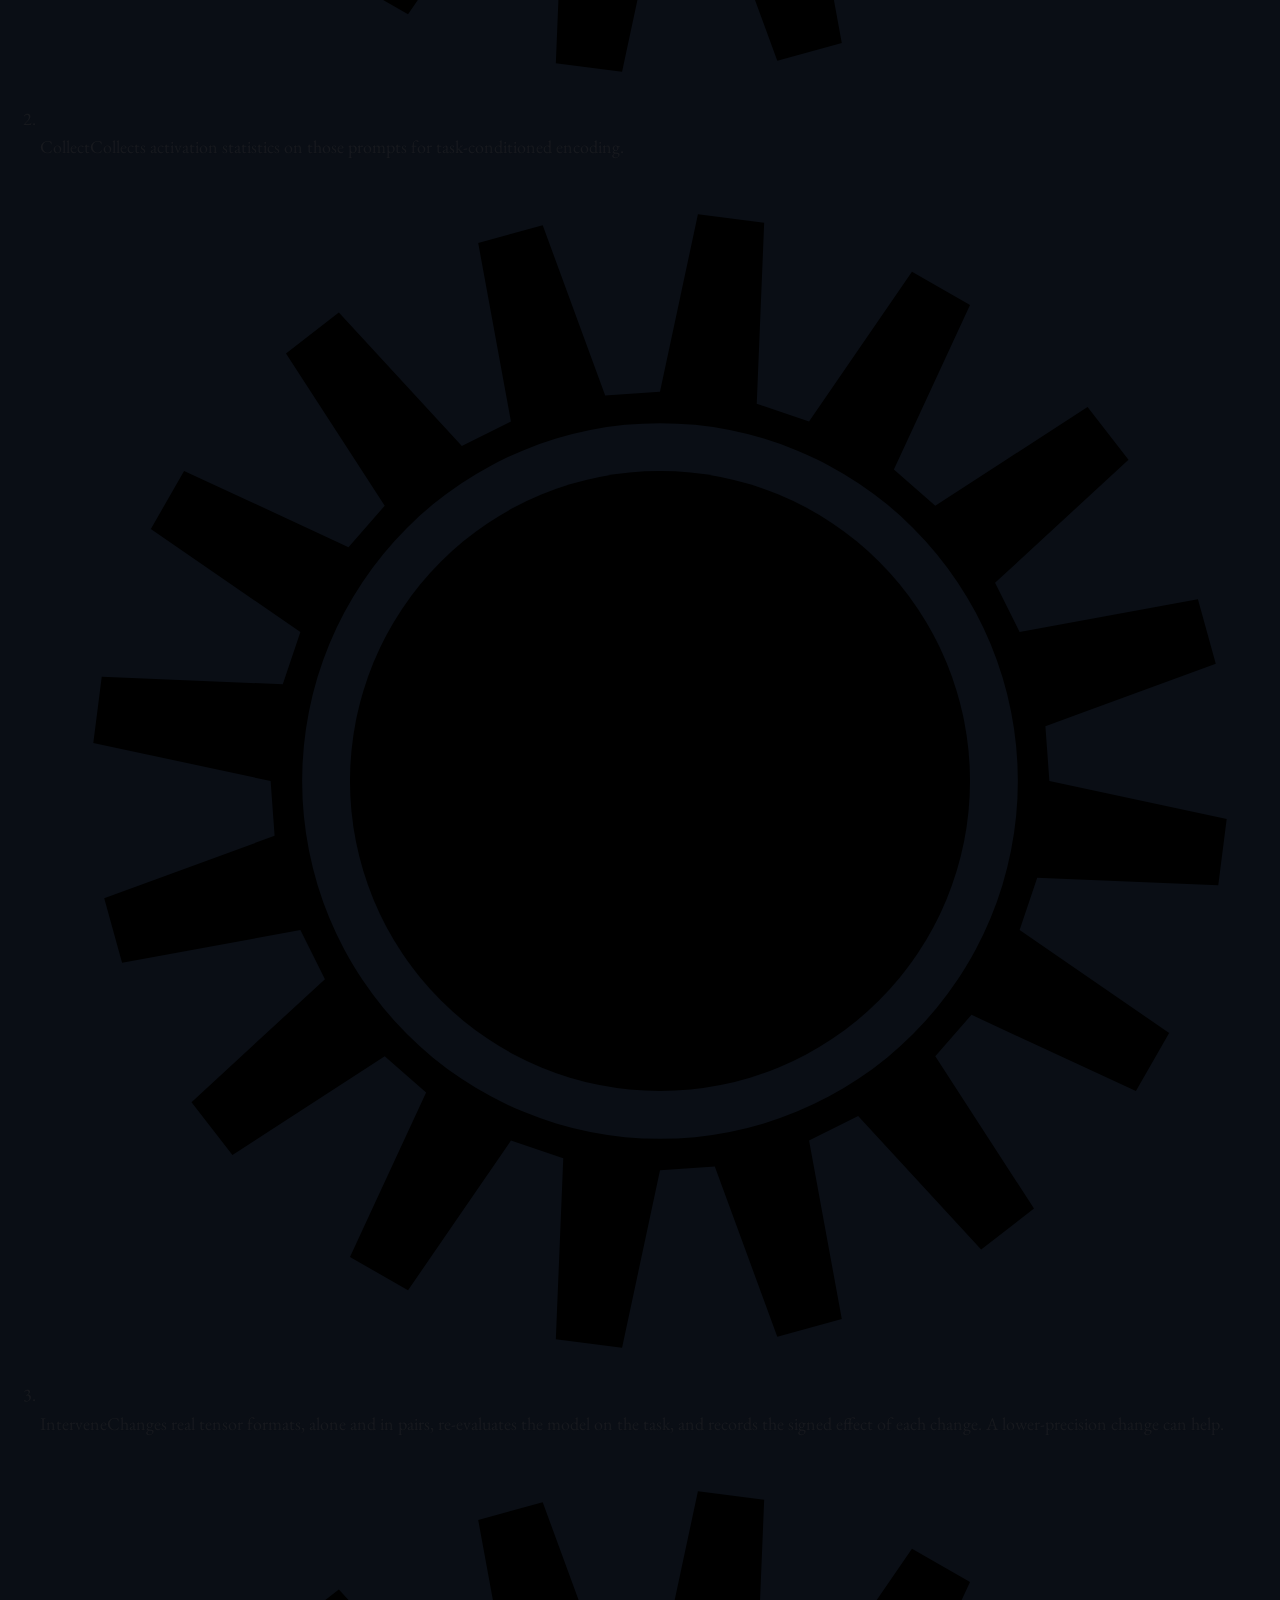
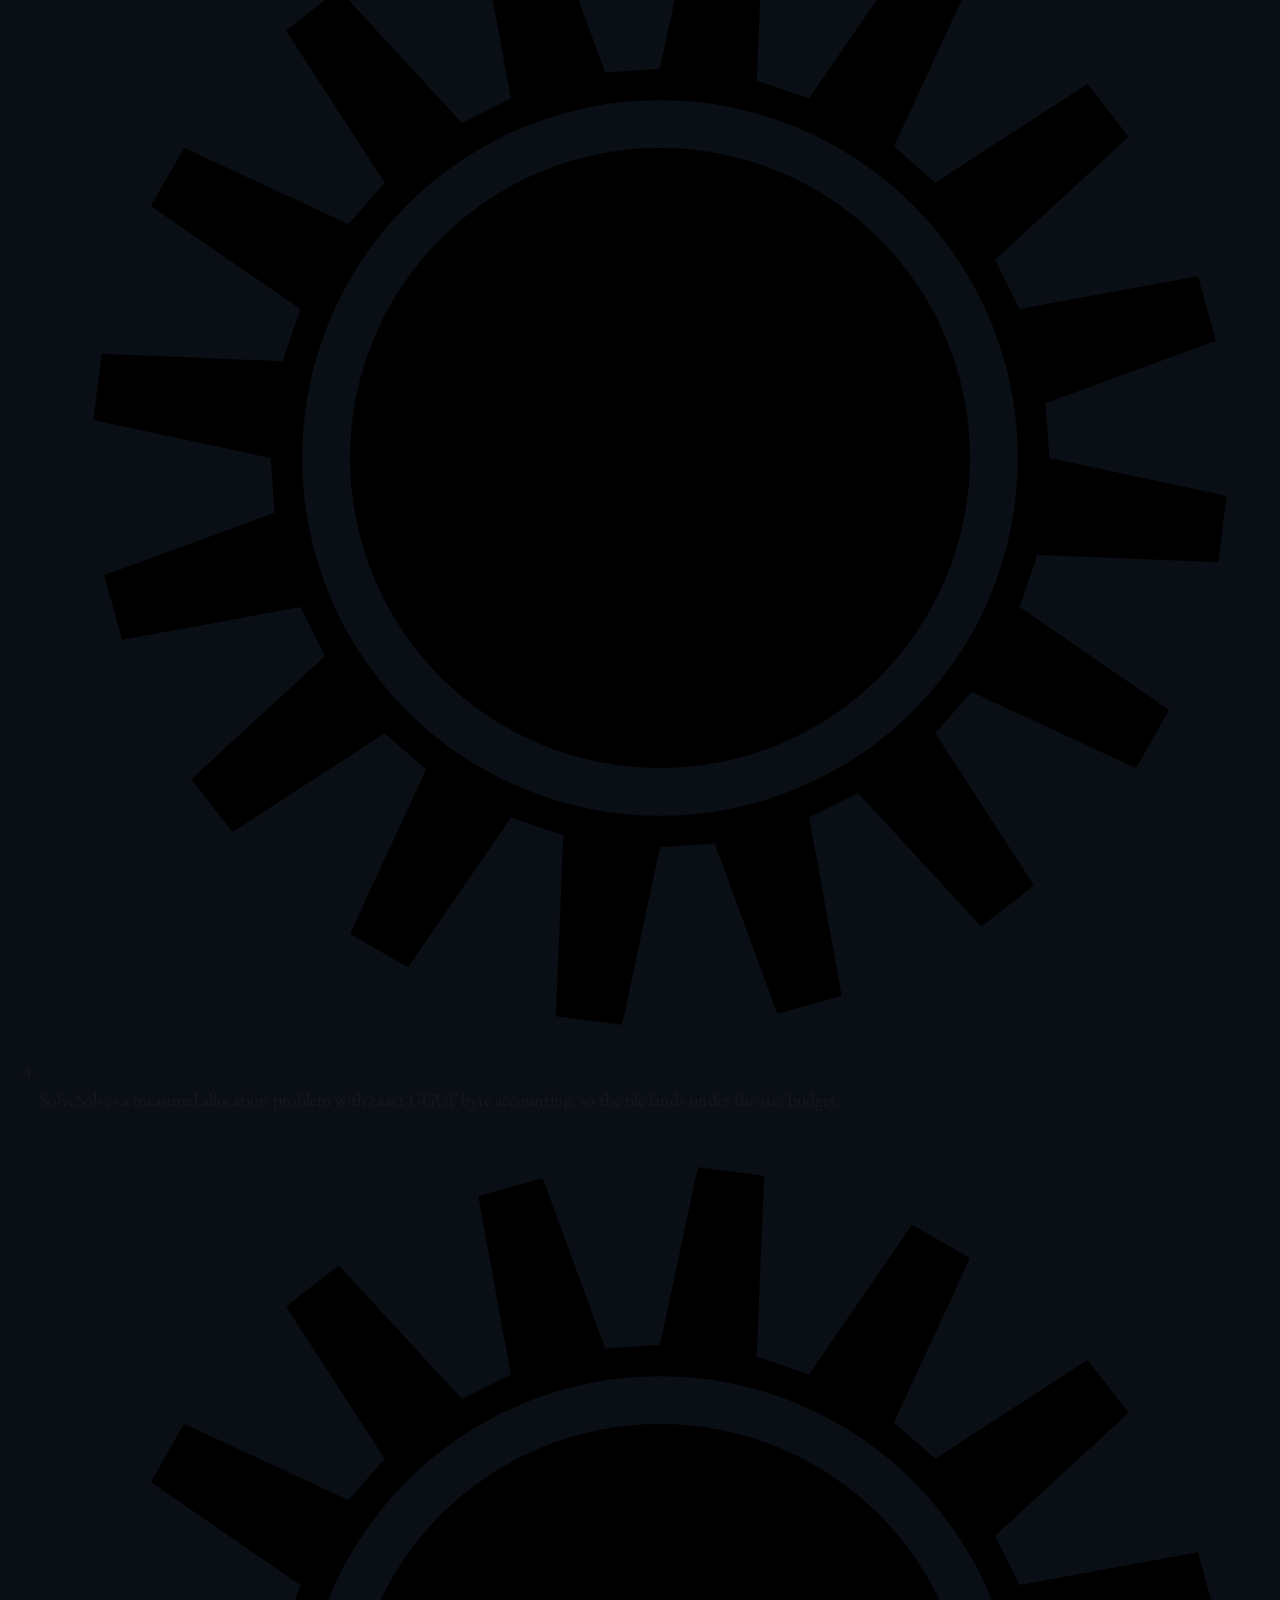
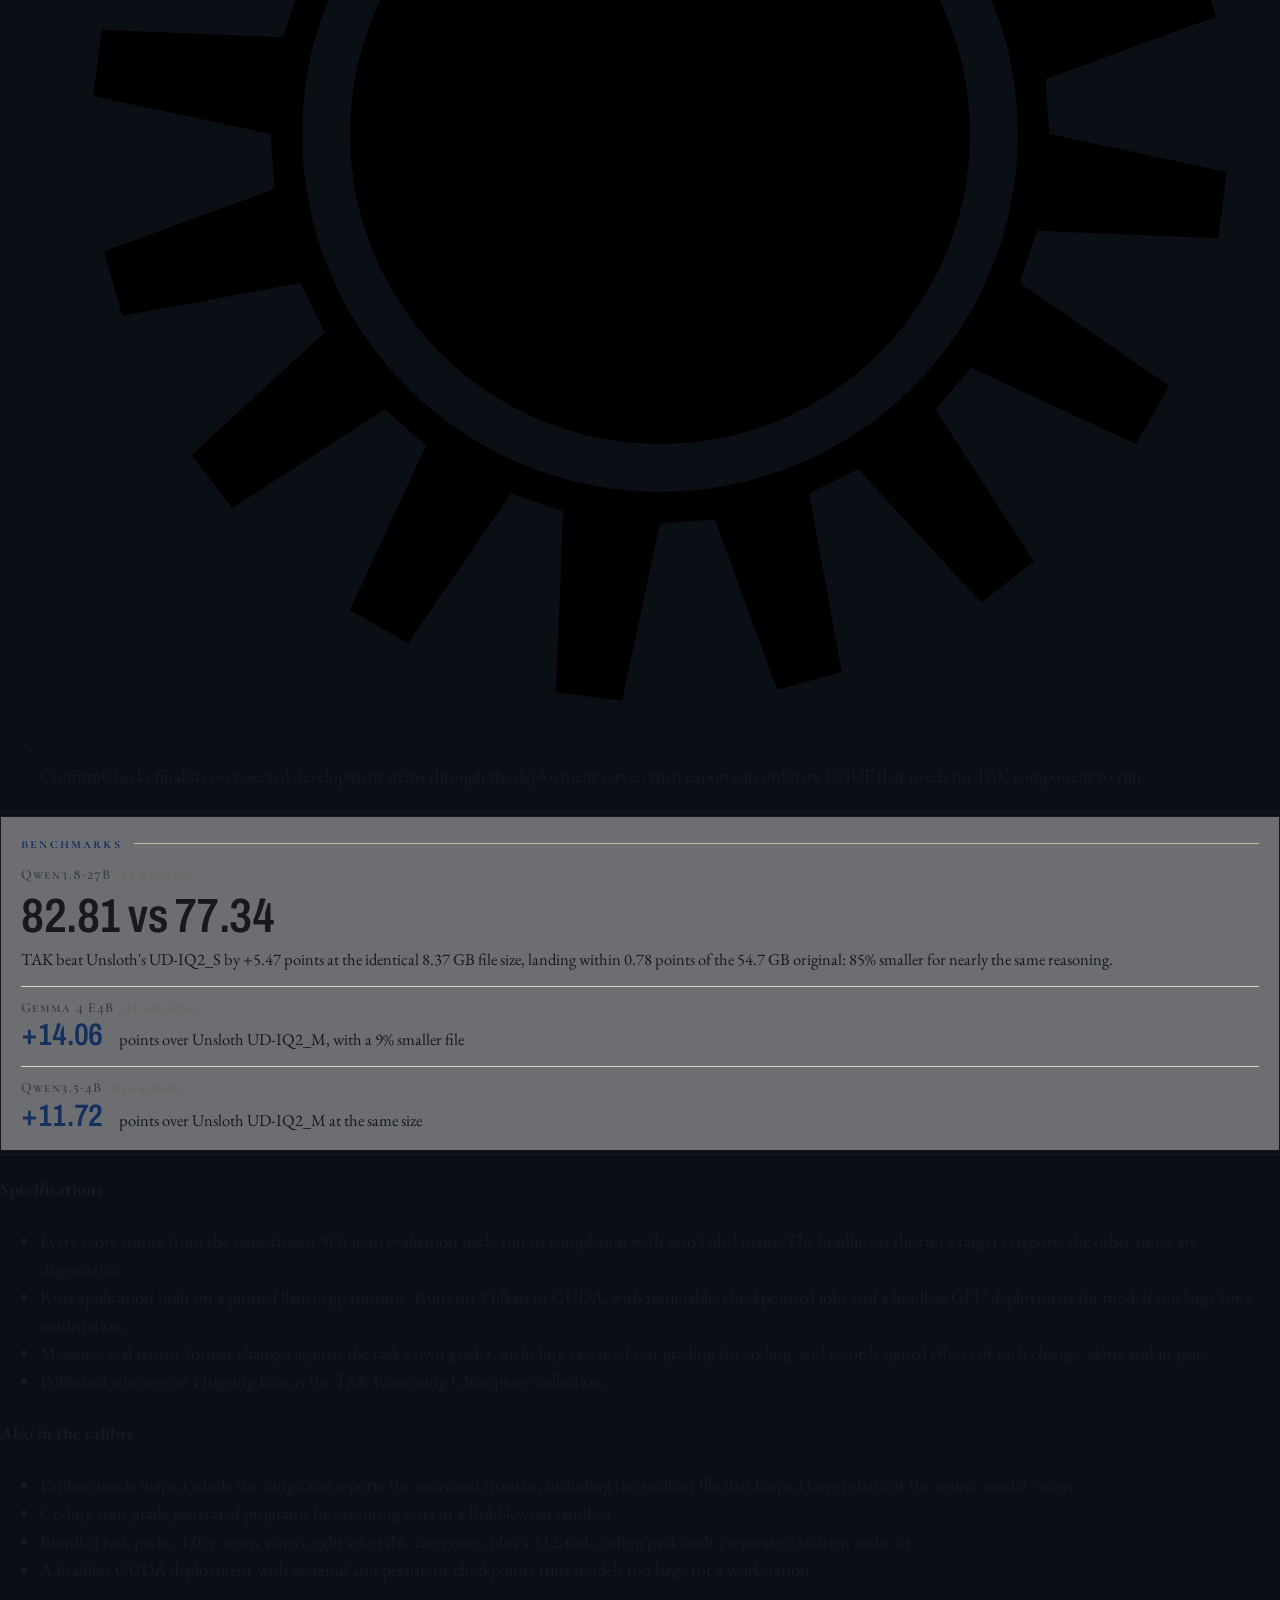
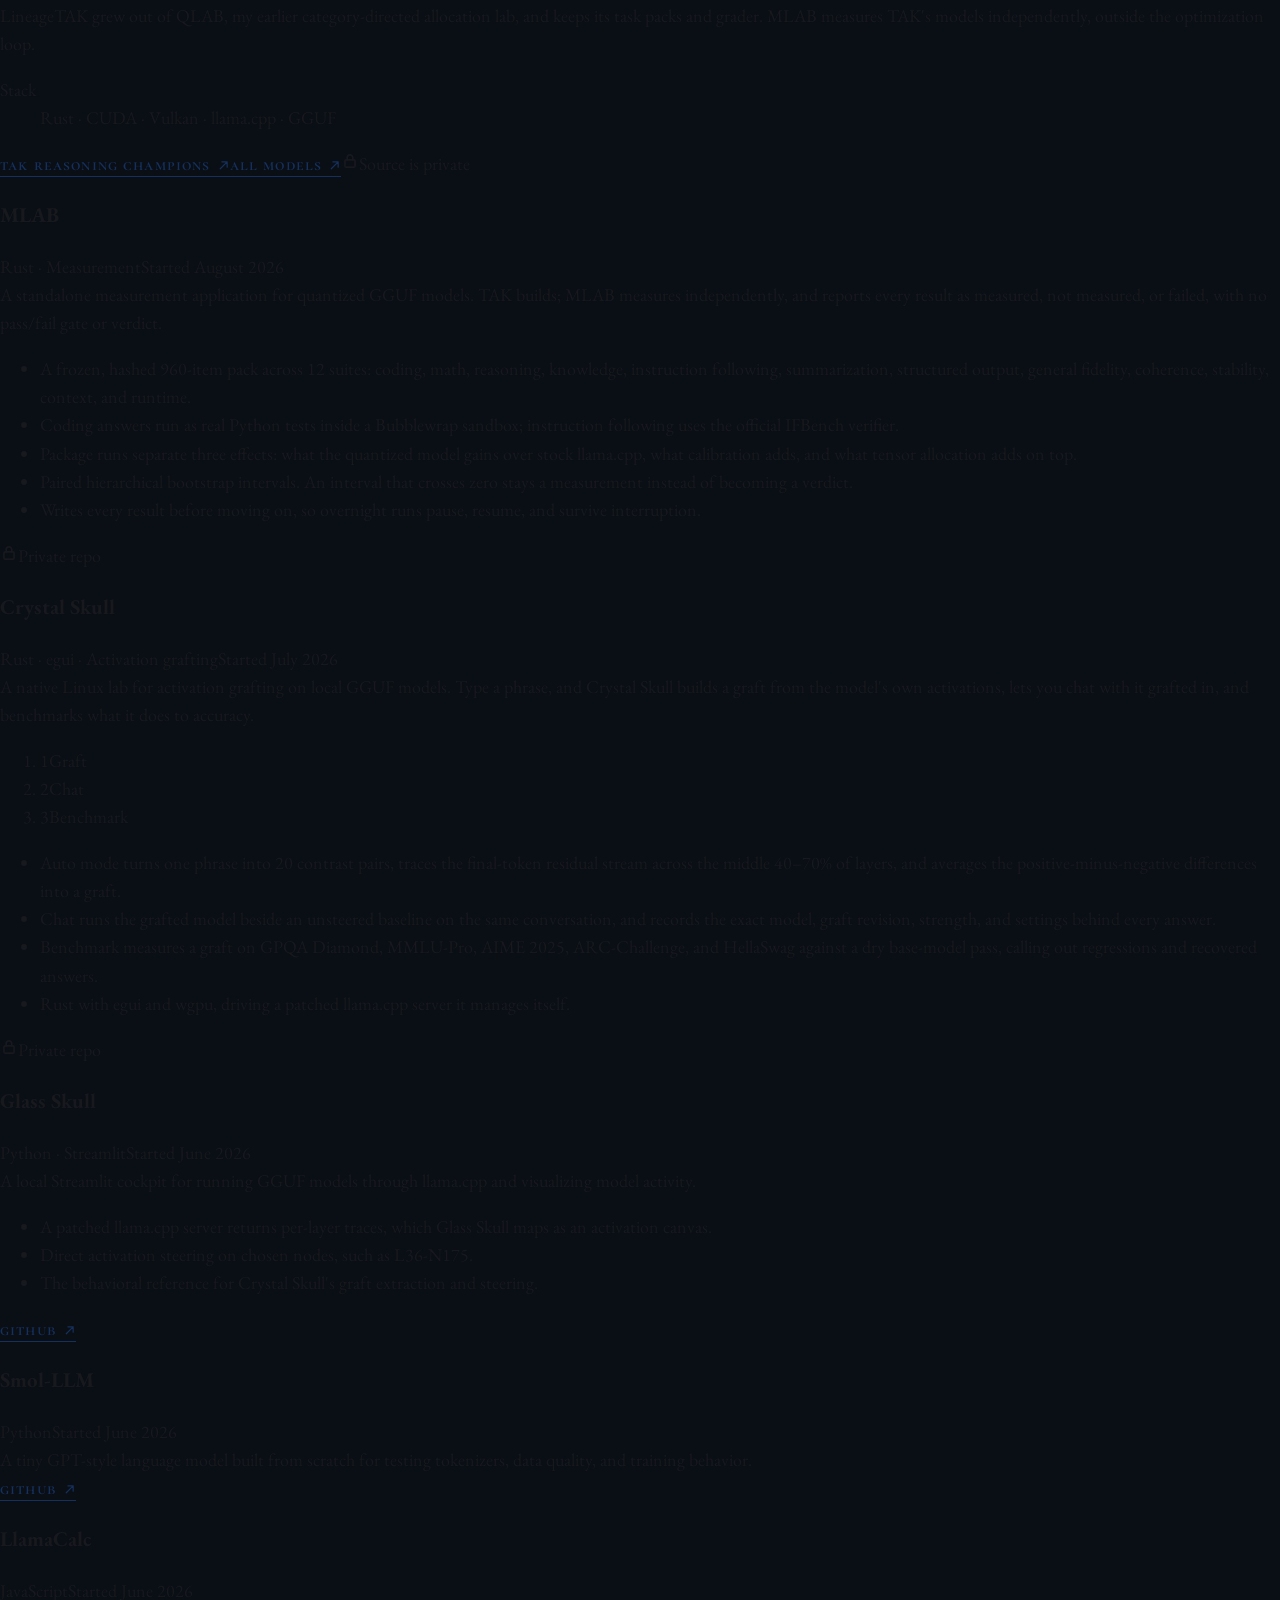
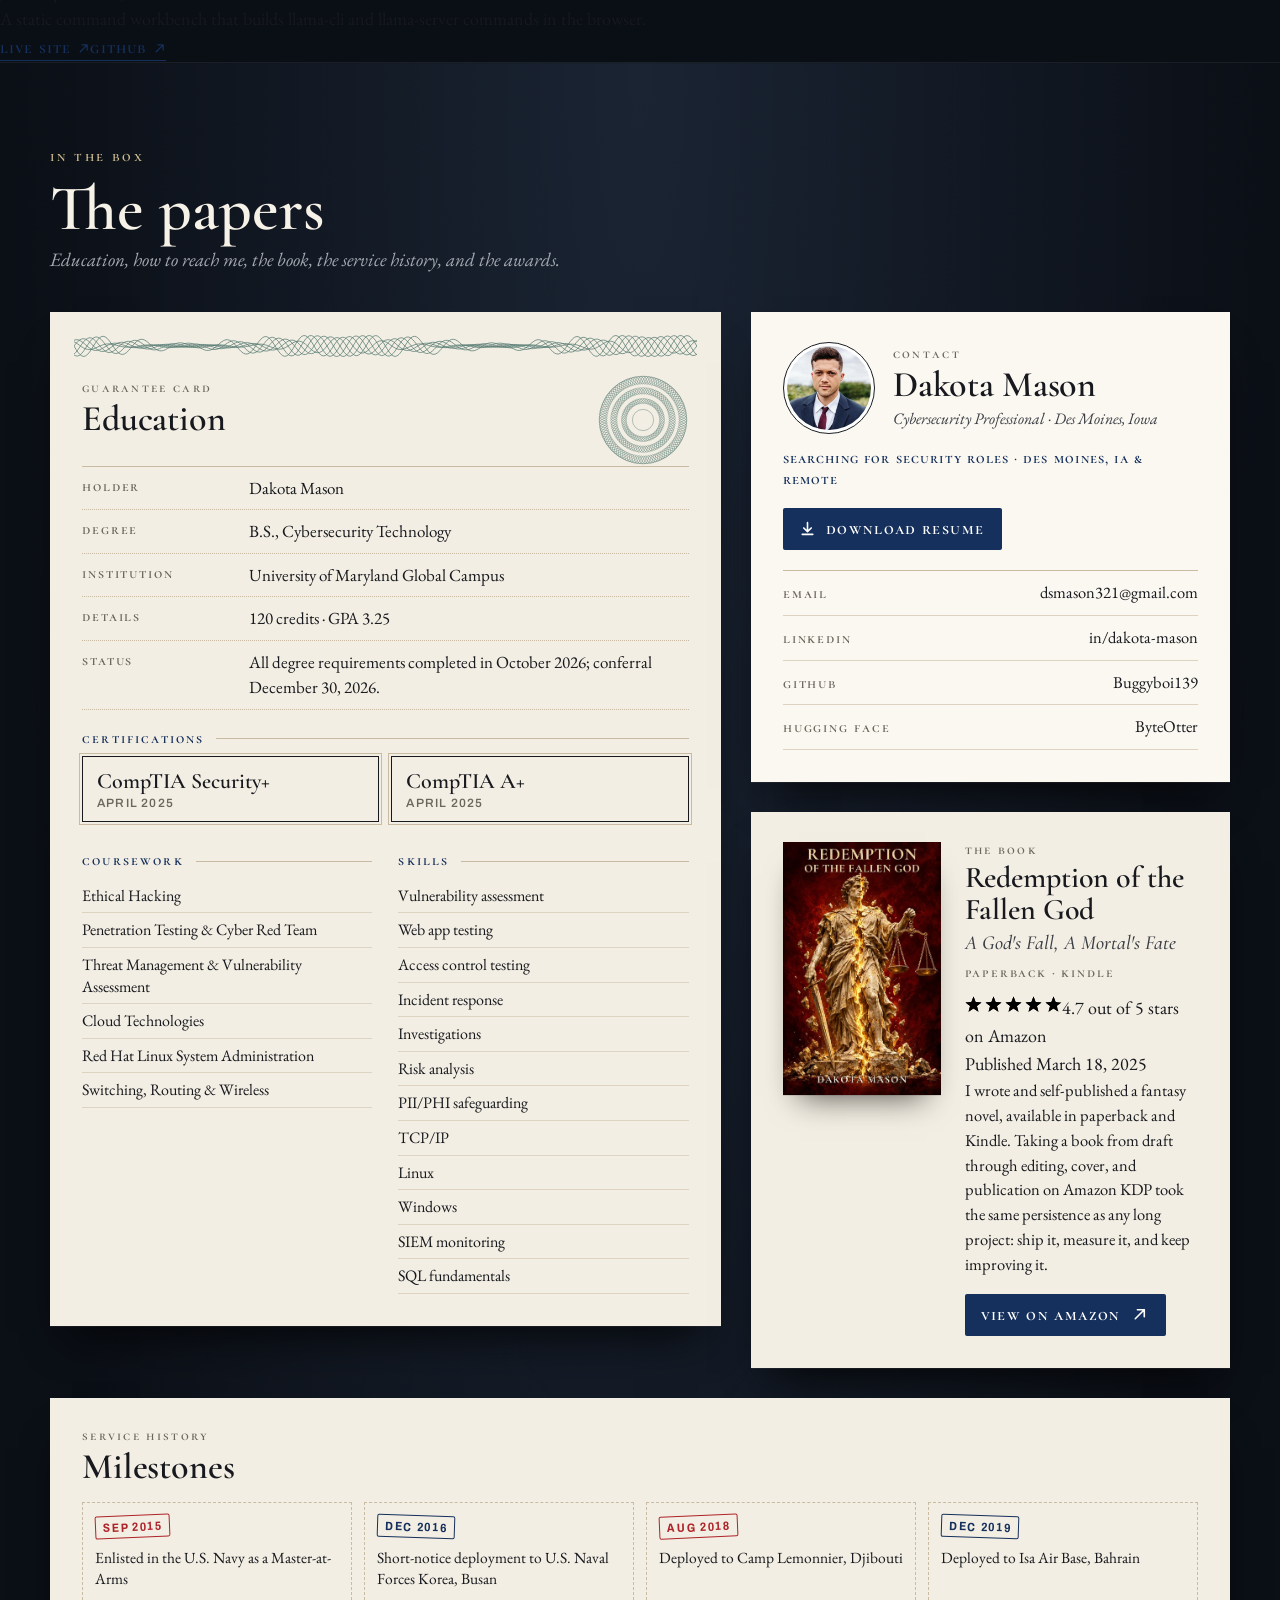
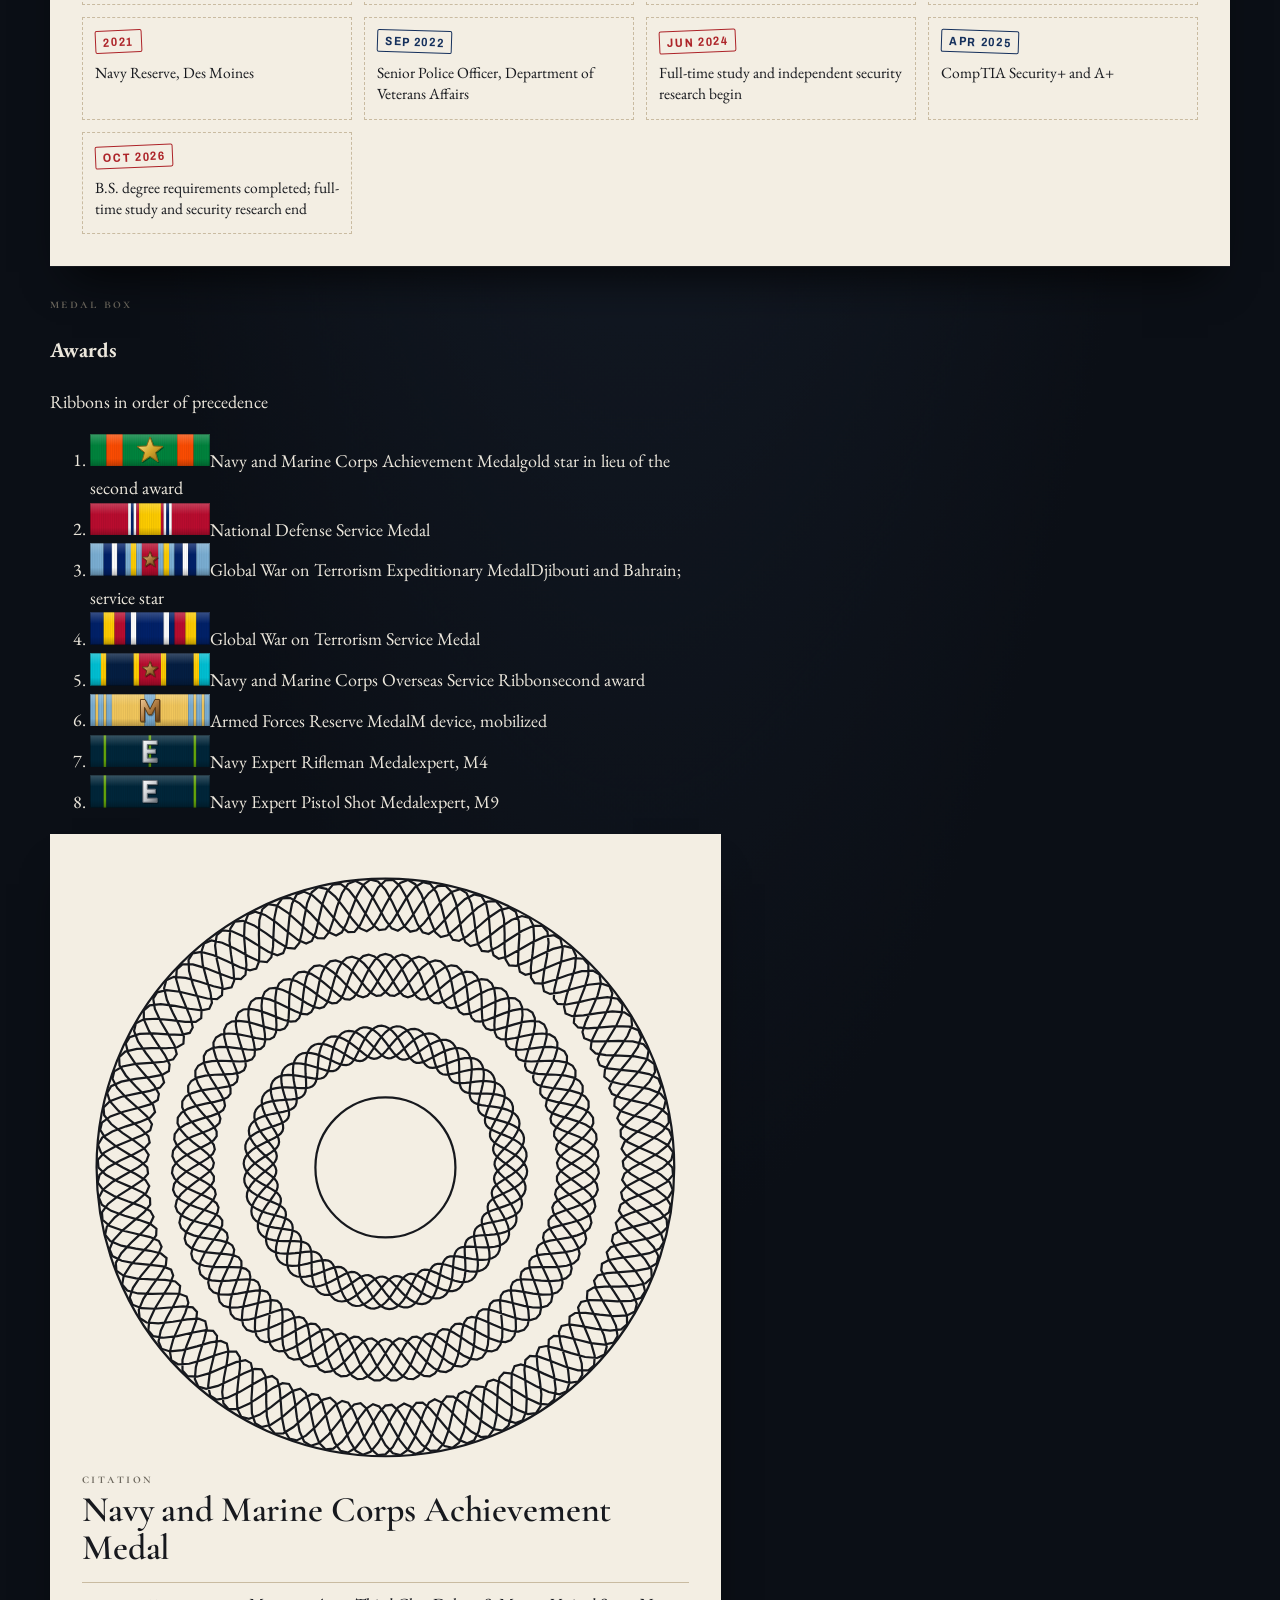
<file: redesigns/watch/index.html>
<!doctype html>
<html lang="en">
<head>
<meta charset="utf-8">
<meta name="robots" content="noindex">
<meta name="viewport" content="width=device-width, initial-scale=1">
<title>Dakota Mason | Cybersecurity Professional</title>
<meta name="description" content="Dakota Mason: Navy veteran, former federal police officer, and security researcher with two CVEs. The resume as an original dive watch: turn the bezel through the service record and roll the side roller through the projects.">
<meta name="theme-color" content="#0a0e15">
<link rel="icon" href="../../assets/favicon.png">
<link rel="preconnect" href="https://fonts.googleapis.com">
<link rel="preconnect" href="https://fonts.gstatic.com" crossorigin>
<link rel="stylesheet" href="https://fonts.googleapis.com/css2?family=Archivo:wdth,wght@62..125,400..800&family=Cormorant+Garamond:ital,wght@0,500..700;1,500..700&family=Cormorant+SC:wght@500;600;700&family=EB+Garamond:ital,wght@0,400..600;1,400..500&display=swap">
<link rel="stylesheet" href="watch.css">
</head>
<body id="top">
<a class="skip" href="#main">Skip to content</a>
<header class="mast" id="mast"></header>
<main id="main">
  <div class="hero">
    <section class="stage" id="stage" aria-label="The watch">
      <div class="left">
        <div class="intro" id="intro"></div>
        <section class="controls" id="controls" aria-labelledby="ctl-h"></section>
        <div class="intro-b" id="intro-b"></div>
      </div>
      <div class="watch" id="watch"></div>
      <div class="readout" id="readout"></div>
      <section class="spec" id="spec" aria-labelledby="spec-h"></section>
      <section class="flag" id="flag" aria-labelledby="flag-h"></section>
    </section>
    <div class="panel" id="panel"></div>
  </div>
  <section class="movement" id="ai" aria-labelledby="ai-h"></section>
  <section class="papers" id="papers" aria-labelledby="papers-h"></section>
</main>
<footer class="foot" id="foot"></footer>
<script src="../../assets/js/content.js"></script>
<script src="../../assets/js/ribbons.js"></script>
<script src="face.js"></script>
<script src="page.js"></script>
<script src="../switcher.js" defer></script>
</body>
</html>
</file>
<file: assets/css/space.css>
/* Dakota Mason — Space theme. A mission archive set in the manner of 1970s
   space-program graphics: near-black field, off-white, thin rules, one signal red. */

:root {
  --field: #08090b;
  --panel: rgba(9, 10, 12, .9);
  --ink: #ece9e1;
  --ink-2: #c8c5bd;
  --mute: #8f8c84;
  --line: rgba(236, 233, 225, .13);
  --line-2: rgba(236, 233, 225, .26);
  --line-3: rgba(236, 233, 225, .5);
  --red: #fc3d21;
  --f-text: "Barlow", "Helvetica Neue", Arial, sans-serif;
  --f-disp: "Barlow Semi Condensed", "Barlow", "Helvetica Neue", Arial, sans-serif;
  --f-mono: "IBM Plex Mono", ui-monospace, "SFMono-Regular", Menlo, Consolas, monospace;
  --max: 1240px;
  --gut: 16px;
  --bar-h: 56px;
  --ease: cubic-bezier(.2, .7, .2, 1);
}
@media (min-width: 720px) { :root { --gut: 32px; } }
@media (min-width: 1280px) { :root { --gut: 48px; } }

*, *::before, *::after { box-sizing: border-box; }
html { -webkit-text-size-adjust: 100%; text-size-adjust: 100%; scroll-padding-top: calc(var(--bar-h) + 12px); }
@media (prefers-reduced-motion: no-preference) { html { scroll-behavior: smooth; } }
body {
  margin: 0; background: var(--field); color: var(--ink-2);
  font: 400 16px/1.6 var(--f-text); -webkit-font-smoothing: antialiased; -moz-osx-font-smoothing: grayscale;
  font-feature-settings: "kern", "liga";
}
@media (min-width: 720px) { body { font-size: 17px; } }
img { max-width: 100%; height: auto; display: block; }
a { color: var(--ink); text-decoration-thickness: 1px; text-underline-offset: 3px; }
p { margin: 0; }
h1, h2, h3, h4 { margin: 0; font-weight: 500; color: var(--ink); }
ul, ol { margin: 0; padding: 0; list-style: none; }
button { font: inherit; color: inherit; }
::selection { background: var(--red); color: #fff; }

:focus { outline: none; }
:focus-visible { outline: 2px solid var(--ink); outline-offset: 3px; }

.mono { font-family: var(--f-mono); }
.lbl {
  font: 500 11.5px/1.3 var(--f-disp); letter-spacing: .18em; text-transform: uppercase; color: var(--mute);
}
.vh {
  position: absolute !important; width: 1px; height: 1px; margin: -1px; padding: 0; overflow: hidden;
  clip: rect(0 0 0 0); white-space: nowrap; border: 0;
}
.ic { width: 12px; height: 12px; flex: none; vertical-align: -1px; }
.ic path, .ic rect { fill: none; stroke: currentColor; stroke-width: 1.3; stroke-linecap: square; }

.skip {
  position: fixed; left: 12px; top: -80px; z-index: 100; background: var(--ink); color: var(--field);
  padding: 10px 14px; font: 600 13px var(--f-disp); letter-spacing: .14em; text-transform: uppercase; text-decoration: none;
}
.skip:focus { top: 12px; }

#sky {
  position: fixed; left: 0; top: 0; width: 100%; height: 100vh; height: 100lvh; z-index: 0;
  pointer-events: none; display: block; opacity: 0; transition: opacity 1.2s ease;
}
#sky.is-ready { opacity: 1; }
.bar, main, .foot { position: relative; z-index: 1; }

/* ------------------------------------------------------------------ bar */
.bar {
  position: fixed; top: 0; left: 0; right: 0; z-index: 40; height: var(--bar-h);
  display: flex; align-items: center; gap: 28px; padding: 0 var(--gut);
  border-bottom: 1px solid transparent; transition: background-color .3s, border-color .3s;
}
.bar.is-scrolled, .bar.is-open { background: var(--field); border-bottom-color: var(--line); }
.brand { display: flex; align-items: center; gap: 11px; color: var(--ink); text-decoration: none; margin-right: auto; min-width: 0; }
.insignia { width: 22px; height: 22px; flex: none; }
.brand-name { font: 600 13px/1 var(--f-disp); letter-spacing: .2em; text-transform: uppercase; white-space: nowrap; }
.brand-sub {
  font: 500 11px/1 var(--f-disp); letter-spacing: .18em; text-transform: uppercase; color: var(--mute);
  padding-left: 11px; border-left: 1px solid var(--line-2); white-space: nowrap;
  opacity: 0; transition: opacity .3s;
}
.brand-sub .mono { color: var(--red); letter-spacing: 0; margin-right: 8px; }
.bar.has-crumb .brand-sub { opacity: 1; }
.nav { display: flex; gap: 24px; }
.nav a {
  position: relative; padding: 8px 0; font: 500 12px/1 var(--f-disp); letter-spacing: .18em; text-transform: uppercase;
  color: var(--mute); text-decoration: none; transition: color .2s;
}
.nav a:hover, .nav a.is-active { color: var(--ink); }
.nav a.is-active::after { content: ""; position: absolute; left: 0; right: .18em; bottom: 0; height: 1px; background: var(--red); }
.bar-resume {
  display: inline-flex; align-items: center; gap: 9px; padding: 8px 11px; border: 1px solid var(--line-3);
  font: 600 12px/1 var(--f-disp); letter-spacing: .18em; text-transform: uppercase; color: var(--ink); text-decoration: none;
  transition: background-color .2s, color .2s;
}
.bar-resume:hover { background: var(--ink); color: var(--field); }
.bar-resume-ext { font: 500 10px/1 var(--f-mono); letter-spacing: 0; color: var(--red); }
.bar-resume:hover .bar-resume-ext { color: inherit; }
.menu-btn {
  display: none; align-items: center; gap: 9px; height: 34px; padding: 0 10px; background: none; border: 1px solid var(--line-2);
  cursor: pointer; font: 600 12px/1 var(--f-disp); letter-spacing: .18em; text-transform: uppercase; color: var(--ink);
}
.menu-lines { position: relative; width: 14px; height: 9px; }
.menu-lines::before, .menu-lines::after {
  content: ""; position: absolute; left: 0; right: 0; height: 1px; background: currentColor; transition: transform .3s var(--ease), top .3s var(--ease);
}
.menu-lines::before { top: 0; }
.menu-lines::after { top: 8px; }
.menu-btn[aria-expanded="true"] .menu-lines::before { top: 4px; transform: rotate(45deg); }
.menu-btn[aria-expanded="true"] .menu-lines::after { top: 4px; transform: rotate(-45deg); }

@media (max-width: 1023px) {
  .brand-sub { display: none; }
  .menu-btn { display: inline-flex; }
  .bar { gap: 10px; }
  .nav {
    position: absolute; top: var(--bar-h); left: 0; right: 0; display: none; flex-direction: column; gap: 0;
    padding: 6px var(--gut) 18px; background: var(--field); border-bottom: 1px solid var(--line);
  }
  .bar.is-open .nav { display: flex; }
  .nav a { padding: 15px 0; font-size: 13px; border-bottom: 1px solid var(--line); }
  .nav a:last-child { border-bottom: 0; }
  .nav a.is-active::after { display: none; }
}
@media (max-width: 400px) {
  .bar-resume-ext { display: none; }
  .menu-btn { padding: 0 10px; }
  .menu-label { position: absolute; width: 1px; height: 1px; overflow: hidden; clip: rect(0 0 0 0); white-space: nowrap; }
  .brand-name { letter-spacing: .14em; }
}

/* ------------------------------------------------------------------ hero */
.hero {
  max-width: 1400px; margin: 0 auto; padding: calc(var(--bar-h) + 30px) var(--gut) 0;
  display: grid; grid-template-columns: minmax(0, 1fr); grid-template-areas: "id" "tele" "plot"; row-gap: 40px;
}
.hero-id { grid-area: id; min-width: 0; }
.hero-plot { grid-area: plot; position: relative; min-width: 0; }
.telemetry { grid-area: tele; }

.eyebrow { display: flex; align-items: center; gap: 12px; flex-wrap: wrap; margin: 0 0 22px; }
.eyebrow::before { content: ""; width: 26px; height: 2px; background: var(--red); }
.eyebrow .mono { font-size: 12px; color: var(--mute); }
.name {
  font: 600 clamp(60px, 17vw, 112px)/.86 var(--f-disp); letter-spacing: -.012em; text-transform: uppercase; color: var(--ink);
}
.name span { display: block; }
.role-line {
  display: flex; flex-wrap: wrap; gap: 4px 14px; margin-top: 20px;
  font: 500 13.5px/1.4 var(--f-disp); letter-spacing: .17em; text-transform: uppercase; color: var(--ink);
}
.role-line .role-tag { color: var(--mute); }
.summary { margin-top: 20px; max-width: 33em; font-size: 18px; line-height: 1.55; color: var(--ink-2); }
.status {
  display: flex; flex-wrap: wrap; align-items: baseline; gap: 4px 12px; margin-top: 18px;
  font: 400 13px/1.5 var(--f-mono); color: var(--ink);
}
.cta { display: flex; flex-wrap: wrap; align-items: center; gap: 18px 26px; margin-top: 30px; }
.btn-primary {
  display: inline-flex; align-items: center; gap: 12px; min-height: 46px; padding: 0 16px 0 15px;
  background: var(--ink); color: var(--field); text-decoration: none; border: 1px solid var(--ink);
  font: 600 13.5px/1 var(--f-disp); letter-spacing: .16em; text-transform: uppercase;
  transition: background-color .2s, color .2s;
}
.btn-primary:hover { background: transparent; color: var(--ink); }
.btn-ext { font: 500 10.5px/1 var(--f-mono); letter-spacing: 0; padding: 3px 5px; border: 1px solid currentColor; opacity: .7; }
.contact { display: flex; flex-wrap: wrap; gap: 6px 22px; }
.contact a {
  display: inline-flex; align-items: center; gap: 7px; padding: 7px 0; text-decoration: none; color: var(--ink);
  font: 500 13px/1 var(--f-disp); letter-spacing: .16em; text-transform: uppercase;
  border-bottom: 1px solid var(--line-2); transition: border-color .2s;
}
.contact a:hover { border-bottom-color: var(--ink); }
.contact .ic { color: var(--mute); }
.flagship {
  display: grid; grid-template-columns: auto 1fr auto; align-items: center; gap: 4px 16px; margin-top: 30px; padding: 14px 0;
  border-top: 1px solid var(--line); border-bottom: 1px solid var(--line); text-decoration: none; color: var(--ink); max-width: 33em;
}
.flagship .lbl { color: var(--red); }
.flagship-t { font: 500 16px/1.3 var(--f-disp); letter-spacing: .02em; }
.flagship .ic { transition: transform .3s var(--ease); }
.flagship:hover .ic { transform: translateX(4px); }

/* telemetry */
.telemetry { display: grid; grid-template-columns: 1fr 1fr; border-top: 1px solid var(--line-2); }
.tm { padding: 16px 12px 18px 0; border-bottom: 1px solid var(--line); min-width: 0; }
.tm:nth-child(odd):not(:first-child) { padding-left: 14px; border-left: 1px solid var(--line); }
.tm-met { grid-column: 1 / -1; display: grid; grid-template-columns: auto 1fr; align-items: end; gap: 4px 18px; }
.tm-met .tm-label { grid-column: 1 / -1; }
.tm-label { display: flex; justify-content: space-between; gap: 8px; }
.tm-label .mono { font-size: 10.5px; letter-spacing: 0; color: var(--mute); }
.tm-value {
  display: flex; align-items: baseline; flex-wrap: wrap; gap: 0 6px; margin-top: 10px;
  font: 500 30px/1 var(--f-mono); letter-spacing: -.03em; color: var(--ink);
}
.tm-unit { font: 600 12px/1 var(--f-disp); letter-spacing: .16em; text-transform: uppercase; color: var(--ink); margin-right: 4px; }
.tm-pre { color: var(--red); font-size: .62em; letter-spacing: 0; align-self: center; }
.tm-note { margin-top: 9px; font-size: 14px; line-height: 1.4; color: var(--mute); }
.tm-met .tm-note { margin: 0 0 3px; }

@media (min-width: 720px) {
  .telemetry { grid-template-columns: repeat(4, minmax(0, 1fr)); }
  .tm, .tm:nth-child(odd):not(:first-child) { padding: 18px 18px 22px; border-bottom: 0; border-left: 1px solid var(--line); }
  .tm:nth-child(2) { padding-left: 0; border-left: 0; }
  .tm-met { padding-left: 0; border-left: 0; border-bottom: 1px solid var(--line); }
}
@media (min-width: 1000px) {
  .telemetry { grid-template-columns: 1.3fr repeat(4, minmax(0, 1fr)); }
  .tm:first-child { padding-left: 0; border-left: 0; }
  .tm:nth-child(2) { padding-left: 18px; border-left: 1px solid var(--line); }
  .tm-met { grid-column: auto; display: block; border-bottom: 0; }
  .tm-met .tm-note { margin-top: 9px; }
}

/* plot */
.plot { position: relative; width: 100%; height: clamp(360px, 108vw, 470px); }
.traj { display: block; overflow: visible; font-family: var(--f-mono); }
.traj-corner { fill: none; stroke: var(--line-3); stroke-width: 1; }
.traj-orbit { fill: none; stroke: rgba(236, 233, 225, .085); stroke-width: 1; }
.traj-orbit.is-last { stroke: rgba(236, 233, 225, .14); }
@media (prefers-reduced-motion: no-preference) {
  .traj.is-intro .traj-orbit { animation: orbit-in 1.8s var(--ease) both; animation-delay: calc(var(--i) * 90ms); }
  .traj.is-intro .traj-plan { animation: fade-in 1.2s .5s both; }
  .traj.is-intro .wp, .traj.is-intro .traj-ticks, .traj.is-intro .traj-corner { animation: fade-in .9s .7s both; }
}
@keyframes orbit-in { from { opacity: 0; } to { opacity: 1; } }
@keyframes fade-in { from { opacity: 0; } to { opacity: 1; } }
.traj-plan { fill: none; stroke: rgba(236, 233, 225, .32); stroke-width: 1; stroke-dasharray: 1.5 4.5; }
.traj-flown { fill: none; stroke: var(--ink); stroke-width: 1.4; stroke-linecap: round; }
.traj-proj { fill: none; stroke: var(--red); stroke-width: 1.2; stroke-dasharray: 5 5; opacity: .85; }
.traj-arrow { fill: none; stroke: var(--red); stroke-width: 1.2; stroke-linejoin: miter; }
.traj-ticks { stroke: rgba(236, 233, 225, .6); stroke-width: 1; }
.traj-proj-label { fill: var(--red); font-family: var(--f-disp); font-weight: 600; letter-spacing: .16em; }
.traj-cap { fill: var(--mute); font: 500 10px var(--f-disp); letter-spacing: .16em; }
.traj-cap-k { fill: var(--ink); }
.wp { cursor: pointer; }
.wp:focus { outline: none; }
.wp-hit { fill: transparent; }
.wp-ring { fill: var(--field); stroke: rgba(236, 233, 225, .45); stroke-width: 1; transition: stroke .3s, r .3s; }
.wp-dot { fill: rgba(236, 233, 225, .45); transition: fill .3s; }
.wp-label { fill: var(--mute); letter-spacing: .02em; transition: fill .3s; }
.wp-sub { font-family: var(--f-disp); font-weight: 600; letter-spacing: .18em; }
.wp.is-passed .wp-ring { stroke: var(--ink); }
.wp.is-passed .wp-dot { fill: var(--ink); }
.wp.is-passed .wp-label { fill: var(--ink-2); }
.wp.is-active .wp-label { fill: var(--ink); }
.wp.is-active .wp-ring { stroke: var(--ink); stroke-width: 1.5; }
.wp.is-rest .wp-ring { stroke: var(--red); }
.wp:hover .wp-ring, .wp:focus-visible .wp-ring { stroke: var(--red); stroke-width: 2; }
.wp:focus-visible .wp-label { fill: var(--ink); text-decoration: underline; }
.probe-core { fill: var(--red); }
.probe-ring { fill: none; stroke: var(--red); stroke-width: 1; opacity: .7; }
.probe-head { stroke: var(--red); stroke-width: 1.2; }

.readout { display: none; }
.flightlog { margin-top: 18px; border-top: 1px solid var(--line-2); counter-reset: fl; }
.flightlog a {
  display: grid; grid-template-columns: 26px 74px 1fr; gap: 10px; align-items: baseline; padding: 11px 0;
  border-bottom: 1px solid var(--line); text-decoration: none; color: var(--ink-2); font-size: 15px; line-height: 1.4;
  transition: color .3s;
}
.fl-n { font: 400 11px var(--f-mono); color: var(--mute); }
.fl-d { font: 500 12px var(--f-mono); color: var(--ink); white-space: nowrap; }
.flightlog li.is-active .fl-n { color: var(--red); }
.flightlog li.is-active a { color: var(--ink); }

@media (min-width: 720px) {
  .flightlog { display: none; }
  .readout {
    display: block; position: absolute; top: 18px; left: 18px; width: min(280px, 40%); pointer-events: none;
    padding: 0 0 0 14px; border-left: 1px solid var(--line-2);
  }
  .ro-k { display: flex; gap: 12px; align-items: baseline; font: 500 11px/1.3 var(--f-disp); letter-spacing: .18em; text-transform: uppercase; color: var(--mute); }
  .ro-n { font: 400 11px var(--f-mono); letter-spacing: 0; color: var(--ink); }
  .ro-d { margin-top: 10px; font: 500 22px/1 var(--f-mono); letter-spacing: -.02em; color: var(--ink); }
  .ro-l { margin-top: 8px; font-size: 15.5px; line-height: 1.4; color: var(--ink); }
  .ro-t { margin-top: 6px; font: 500 11px/1.3 var(--f-disp); letter-spacing: .18em; text-transform: uppercase; color: var(--red); }
  .plot { height: 560px; }
}

@media (min-width: 1000px) {
  .hero {
    min-height: 100vh; min-height: 100svh;
    grid-template-columns: minmax(400px, 5fr) minmax(0, 7fr); grid-template-rows: 1fr auto;
    grid-template-areas: "id plot" "tele tele"; column-gap: 40px; row-gap: 26px;
    padding-top: calc(var(--bar-h) + 26px); padding-bottom: 48px;
  }
  .hero-id { align-self: center; padding-bottom: 8px; }
  .hero-plot { align-self: stretch; display: flex; flex-direction: column; }
  .plot { flex: 1; height: auto; min-height: 500px; }
  .name { font-size: clamp(80px, 7.3vw, 112px); }
}

/* ------------------------------------------------------------------ sections */
.sec { max-width: var(--max); margin: 104px auto 0; padding: 0 var(--gut); }
@media (min-width: 1080px) { .sec { margin-top: 150px; } }
.sec-head { margin-bottom: 40px; }
@media (min-width: 1080px) { .sec-head { margin-bottom: 56px; } }
.sec-index {
  display: flex; align-items: baseline; gap: 14px; padding-top: 14px; border-top: 1px solid var(--line-2);
  font: 500 11.5px/1.3 var(--f-disp); letter-spacing: .18em; text-transform: uppercase; color: var(--mute);
}
.sec-no { font: 500 12px/1 var(--f-mono); letter-spacing: 0; color: var(--red); }
.sec-title { margin-top: 18px; font: 500 clamp(40px, 9vw, 76px)/.95 var(--f-disp); letter-spacing: -.012em; color: var(--ink); }
.sec-sub { margin-top: 16px; max-width: 40em; color: var(--mute); }

/* ------------------------------------------------------------------ missions */
.patches { display: flex; flex-wrap: wrap; justify-content: center; margin: 0 -4px; }
.ptab {
  position: relative; flex: 0 0 33.333%; display: grid; justify-items: center; align-content: start; gap: 8px;
  padding: 6px 4px 30px; background: none; border: 0; cursor: pointer; text-align: center; -webkit-tap-highlight-color: transparent;
}
.ptab .patch {
  width: min(100%, 176px); height: auto; aspect-ratio: 1; display: block; margin-bottom: 6px;
  opacity: .55; filter: saturate(.55) drop-shadow(0 6px 10px rgba(0, 0, 0, .55));
  transition: transform .7s var(--ease), opacity .35s, filter .35s;
}
.ptab:hover .patch { opacity: .9; filter: saturate(.9) drop-shadow(0 8px 14px rgba(0, 0, 0, .6)); transform: rotate(-4deg); }
.ptab[aria-selected="true"] .patch { opacity: 1; filter: saturate(1) drop-shadow(0 10px 18px rgba(0, 0, 0, .65)); }
.ptab:focus-visible { outline: none; }
.ptab:focus-visible .patch { outline: 2px solid var(--ink); outline-offset: 5px; border-radius: 50%; }
.ptab-no { font: 400 11px/1 var(--f-mono); color: var(--mute); }
.ptab-name { font: 600 12px/1.25 var(--f-disp); letter-spacing: .14em; text-transform: uppercase; color: var(--mute); transition: color .3s; }
.ptab-yrs { font: 400 11px/1 var(--f-mono); color: var(--mute); }
.ptab[aria-selected="true"] .ptab-name { color: var(--ink); }
.ptab[aria-selected="true"] .ptab-no { color: var(--red); }
.ptab[aria-selected="true"]::after {
  content: ""; position: absolute; left: 50%; bottom: 0; width: 1px; height: 20px; background: var(--red);
}
.ptab[aria-selected="true"]::before {
  content: ""; position: absolute; left: 50%; bottom: -3px; width: 7px; height: 7px; margin-left: -3px; background: var(--red);
}
@media (min-width: 720px) {
  .patches { flex-wrap: nowrap; margin: 0; }
  .ptab { flex: 1 1 0; padding: 8px 8px 34px; gap: 9px; }
  .ptab[aria-selected="true"]::after { height: 26px; }
}

.dossiers { border-top: 1px solid var(--line-2); }
.dossier {
  display: grid; grid-template-columns: 96px minmax(0, 1fr); column-gap: 18px; row-gap: 30px; padding: 32px 0 0;
  grid-template-areas: "patch head" "fields fields" "photo photo" "body body" "nav nav";
}
.dossier[hidden] { display: none; }
.dossier:focus, .sec:focus, main:focus, .hero:focus, main [tabindex="-1"]:focus { outline: none; }
.d-patch { grid-area: patch; }
.d-patch .patch { width: 100%; height: auto; display: block; filter: drop-shadow(0 12px 22px rgba(0, 0, 0, .6)); }
.d-head { grid-area: head; align-self: center; min-width: 0; }
.d-fields { grid-area: fields; min-width: 0; }
.d-photo { grid-area: photo; min-width: 0; }
.d-body { grid-area: body; min-width: 0; }
.d-nav { grid-area: nav; }

.d-window { margin-bottom: 30px; max-width: 560px; }
.dw-k { display: flex; flex-wrap: wrap; justify-content: space-between; gap: 4px 16px; align-items: baseline; }
.dw-k .mono { font-size: 11px; color: var(--ink-2); }
.dw-track { position: relative; height: 12px; margin-top: 12px; border-bottom: 1px solid var(--line-3); }
.dw-track i { position: absolute; bottom: 0; width: 1px; height: 5px; background: var(--line-3); }
.dw-seg { position: absolute; bottom: 2px; height: 5px; background: var(--red); }
.dw-seg.is-open::after { content: ""; position: absolute; right: -7px; top: -2.5px; border: 5px solid transparent; border-left: 6px solid var(--red); border-right: 0; }
.dw-ends { display: flex; justify-content: space-between; margin-top: 7px; font: 400 10.5px/1 var(--f-mono); color: var(--mute); text-transform: uppercase; }
@media (max-width: 719px) { .d-window { display: none; } }
.d-kicker { display: flex; flex-wrap: wrap; gap: 4px 14px; align-items: baseline; font: 500 11.5px/1.3 var(--f-disp); letter-spacing: .18em; text-transform: uppercase; color: var(--mute); }
.d-kicker .mono { letter-spacing: 0; font-size: 11.5px; color: var(--red); }
.d-title { margin-top: 10px; font: 500 clamp(26px, 6.4vw, 44px)/1.04 var(--f-disp); letter-spacing: -.005em; color: var(--ink); text-wrap: balance; }
.d-org { margin-top: 10px; font: 500 15px/1.3 var(--f-text); color: var(--ink-2); }
.d-tags { margin-top: 8px; font: 400 11.5px/1.5 var(--f-mono); color: var(--mute); text-transform: uppercase; }
.d-tags span + span::before { content: " / "; color: var(--line-3); }

.d-fields div { display: grid; grid-template-columns: 104px minmax(0, 1fr); gap: 12px; padding: 12px 0; border-top: 1px solid var(--line); }
.d-fields div:last-child { border-bottom: 1px solid var(--line); }
.d-fields dt { padding-top: 3px; }
.d-fields dd { margin: 0; color: var(--ink); font-size: 15.5px; line-height: 1.45; }
.d-fields dd.mono { font-size: 13.5px; }
.d-coords { display: flex; align-items: center; gap: 12px; }
.d-coords .mono { font-size: 13px; white-space: nowrap; }
.globe { flex: none; color: var(--ink); }
.globe-limb { fill: rgba(8, 9, 11, .6); stroke: currentColor; stroke-opacity: .55; stroke-width: 1; }
.globe-grid { fill: none; stroke: currentColor; stroke-opacity: .22; stroke-width: .7; }
.globe-eq { fill: none; stroke: currentColor; stroke-opacity: .45; stroke-width: .8; }
.globe-dot { fill: var(--red); }
.globe-ring { fill: none; stroke: var(--red); stroke-width: .9; }
.d-award { display: flex; gap: 10px; align-items: baseline; }
.d-award + .d-award { margin-top: 4px; }
.d-award svg { width: 10px; height: 10px; flex: none; fill: var(--red); }

.print { margin: 0; }
.print-frame {
  position: relative; padding: 10px; border: 1px solid var(--line);
  background:
    linear-gradient(var(--ink), var(--ink)) left top / 12px 1px no-repeat,
    linear-gradient(var(--ink), var(--ink)) left top / 1px 12px no-repeat,
    linear-gradient(var(--ink), var(--ink)) right top / 12px 1px no-repeat,
    linear-gradient(var(--ink), var(--ink)) right top / 1px 12px no-repeat,
    linear-gradient(var(--ink), var(--ink)) left bottom / 12px 1px no-repeat,
    linear-gradient(var(--ink), var(--ink)) left bottom / 1px 12px no-repeat,
    linear-gradient(var(--ink), var(--ink)) right bottom / 12px 1px no-repeat,
    linear-gradient(var(--ink), var(--ink)) right bottom / 1px 12px no-repeat,
    rgba(8, 9, 11, .7);
}
.print-frame img { width: 100%; height: auto; background: #15171a; }
.print figcaption { display: flex; gap: 12px; align-items: baseline; margin-top: 10px; font-size: 14px; line-height: 1.45; color: var(--mute); }
.print figcaption .mono { flex: none; font-size: 11px; color: var(--ink); text-transform: uppercase; }

.d-intro { font-size: 19px; line-height: 1.55; color: var(--ink); max-width: 36em; }
@media (min-width: 720px) { .d-intro { font-size: 20.5px; } }
.d-block { margin-top: 38px; }
.d-h { display: flex; gap: 12px; align-items: baseline; margin-bottom: 6px; font: 500 11.5px/1.3 var(--f-disp); letter-spacing: .18em; text-transform: uppercase; color: var(--mute); }
.d-h .mono { letter-spacing: 0; font-size: 11px; color: var(--ink); }
.d-list li { position: relative; padding: 13px 0 13px 30px; border-top: 1px solid var(--line); line-height: 1.55; }
.d-list li::before { content: ""; position: absolute; left: 2px; top: 1.45em; width: 14px; height: 1px; background: var(--line-3); }
.d-callout { margin-top: 30px; padding: 18px 0 20px 22px; border-left: 2px solid var(--red); max-width: 40em; }
.d-callout-t { font: 600 24px/1.1 var(--f-disp); color: var(--ink); }
.d-callout p + p { margin-top: 8px; }
.d-note { margin-top: 38px; padding: 20px 22px 22px; border: 1px solid var(--line-2); max-width: 40em; }
.d-note h4 { font: 500 11.5px/1.3 var(--f-disp); letter-spacing: .18em; text-transform: uppercase; color: var(--ink); margin-bottom: 8px; }
.d-tools ol { display: grid; grid-template-columns: repeat(2, minmax(0, 1fr)); column-gap: 24px; counter-reset: tool; }
@media (min-width: 720px) { .d-tools ol { grid-template-columns: repeat(3, minmax(0, 1fr)); } }
.d-tools li { display: flex; gap: 12px; align-items: baseline; padding: 9px 0; border-top: 1px solid var(--line); color: var(--ink); }
.d-tools li span { font: 400 10.5px var(--f-mono); color: var(--mute); }
.d-timeline ol { position: relative; margin-top: 12px; }
.d-timeline li { position: relative; display: grid; grid-template-columns: 110px 1fr; gap: 14px; padding: 0 0 18px 26px; }
.d-timeline li::before { content: ""; position: absolute; left: 3px; top: 7px; width: 7px; height: 7px; border: 1px solid var(--ink); background: var(--field); transform: rotate(45deg); }
.d-timeline li::after { content: ""; position: absolute; left: 6.5px; top: 17px; bottom: 0; width: 1px; background: var(--line-2); }
.d-timeline li:last-child::after { display: none; }
.d-timeline li:last-child { padding-bottom: 0; }
.d-timeline .mono { font-size: 12.5px; color: var(--ink); white-space: nowrap; }
.d-nav { display: flex; justify-content: space-between; gap: 16px; padding: 18px 0 0; border-top: 1px solid var(--line); }
.d-nav a {
  display: inline-flex; flex-direction: column; gap: 6px; text-decoration: none; color: var(--ink); max-width: 48%;
  font: 600 12.5px/1.3 var(--f-disp); letter-spacing: .14em; text-transform: uppercase;
}
.d-nav a .mono { font: 400 11px var(--f-mono); letter-spacing: 0; color: var(--mute); text-transform: none; }
.d-nav a.next { text-align: right; align-items: flex-end; margin-left: auto; }
.d-nav a:hover { color: var(--red); }

.d-encl { display: grid; gap: 12px; margin-top: 38px; }
.encl {
  display: grid; grid-template-columns: minmax(0, 1fr) auto; grid-template-areas: "k go" "t go"; gap: 6px 22px; align-items: center;
  padding: 16px 18px; border: 1px solid var(--line-2); border-left: 2px solid var(--red); text-decoration: none; color: var(--ink);
  transition: background-color .25s, border-color .25s;
}
.encl-k { grid-area: k; display: flex; flex-wrap: wrap; align-items: baseline; gap: 4px 14px; }
.encl-k .lbl { color: var(--ink); }
.encl-k .mono { font-size: 11px; color: var(--mute); }
.encl-t { grid-area: t; font: 500 18px/1.25 var(--f-disp); color: var(--ink); }
.encl-go {
  grid-area: go; display: inline-flex; align-items: center; gap: 8px; padding: 5px 0; border-bottom: 1px solid var(--line-2);
  font: 600 12px/1.2 var(--f-disp); letter-spacing: .14em; text-transform: uppercase; color: var(--ink); white-space: nowrap;
}
.encl:hover { background: rgba(236, 233, 225, .04); border-color: var(--line-3); border-left-color: var(--red); }
.encl:hover .encl-go { border-bottom-color: var(--ink); }
.encl:hover .encl-go .ic { color: var(--red); }
@media (max-width: 560px) {
  .encl { grid-template-columns: minmax(0, 1fr); grid-template-areas: "k" "t" "go"; }
  .encl-go { justify-self: start; margin-top: 6px; }
}

@media (min-width: 720px) {
  .dossier { grid-template-columns: 180px minmax(0, 1fr); column-gap: 36px; padding-top: 44px; }
}
@media (min-width: 1080px) {
  .dossier {
    grid-template-columns: 300px minmax(0, 1fr); column-gap: 72px; row-gap: 36px; padding-top: 56px;
    grid-template-areas: "patch head" "fields body" "photo body" ". body" "nav nav";
    grid-template-rows: auto auto auto 1fr auto;
  }
  .dossier.is-wide { grid-template-areas: "patch head" "fields photo" ". body" ". body" "nav nav"; }
  .d-head { align-self: end; padding-bottom: 6px; }
  .d-nav { margin-top: 20px; }
}
@media (prefers-reduced-motion: no-preference) {
  .dossier.is-entering .d-patch .patch { animation: patch-in .8s var(--ease) both; }
  .dossier.is-entering .d-head, .dossier.is-entering .d-fields, .dossier.is-entering .d-photo, .dossier.is-entering .d-body {
    animation: rise .7s var(--ease) both;
  }
  .dossier.is-entering .d-fields { animation-delay: .06s; }
  .dossier.is-entering .d-photo { animation-delay: .12s; }
  .dossier.is-entering .d-body { animation-delay: .1s; }
}
@keyframes patch-in { from { opacity: 0; transform: rotate(-14deg) scale(.9); } to { opacity: 1; transform: none; } }
@keyframes rise { from { opacity: 0; transform: translateY(10px); } to { opacity: 1; transform: none; } }

/* ------------------------------------------------------------------ TAK readout */
.m-stack { display: flex; flex-wrap: wrap; gap: 8px 22px; }
.m-stack li { display: inline-flex; align-items: center; gap: 9px; font: 400 12.5px/1.4 var(--f-mono); color: var(--ink); }
.m-stack li::before { content: ""; width: 5px; height: 5px; border: 1px solid var(--line-3); }

.tak-panel { position: relative; border: 1px solid var(--line-2); background: var(--panel); }
.tak-panel::before, .tak-panel::after {
  content: ""; position: absolute; width: 14px; height: 14px; border-color: var(--ink); border-style: solid; pointer-events: none;
}
.tak-panel::before { left: -1px; top: -1px; border-width: 1px 0 0 1px; }
.tak-panel::after { right: -1px; bottom: -1px; border-width: 0 1px 1px 0; }
.inst { padding: 22px 16px 26px; border-top: 1px solid var(--line); min-width: 0; }
.inst:first-child { border-top: 0; }
@media (min-width: 720px) { .inst { padding: 28px 30px 32px; } }
.inst-head { display: flex; flex-wrap: wrap; align-items: baseline; gap: 6px 16px; margin-bottom: 22px; }
.inst-head .mono { font-size: 11px; color: var(--red); text-transform: uppercase; }
.inst-head :is(h3, h4) { font: 500 11.5px/1.3 var(--f-disp); letter-spacing: .18em; text-transform: uppercase; color: var(--ink); }
.inst-head .inst-meta { margin-left: auto; font: 400 11px var(--f-mono); color: var(--mute); }
.inst-cap { margin-top: 22px; max-width: 46em; font-size: 16px; line-height: 1.6; color: var(--ink-2); }

/* score line */
.score { --axis: 178px; position: relative; height: calc(var(--axis) + 90px); margin: 0 6px; }
.sc-src { --top: 0px; }
.sc-tak { --top: 56px; }
.sc-base { --top: 116px; }
@media (max-width: 560px) { .score { --axis: 224px; } .sc-tak { --top: 74px; } .sc-base { --top: 150px; } }
.sc-axis { position: absolute; left: 0; right: 0; top: var(--axis); height: 1px; background: var(--line-3); }
.sc-tick { position: absolute; top: 0; width: 1px; height: 5px; background: var(--line-2); }
.sc-tick.major { height: 9px; background: var(--line-3); }
.sc-num { position: absolute; top: 16px; transform: translateX(-50%); font: 400 11px/1 var(--f-mono); color: var(--mute); }
.sc-mark { position: absolute; left: var(--x); top: 0; bottom: 0; width: 0; }
.sc-stem { position: absolute; left: 0; width: 1px; top: var(--top); height: calc(var(--axis) - var(--top)); background: var(--line-3); }
.sc-dot { position: absolute; left: -6px; top: calc(var(--axis) - 6px); width: 13px; height: 13px; border-radius: 50%; border: 1.5px solid var(--ink); background: var(--field); }
.sc-label { position: absolute; top: var(--top); left: 10px; white-space: nowrap; display: grid; gap: 6px; }
.sc-mark.flip .sc-label { left: auto; right: 10px; text-align: right; justify-items: end; }
.sc-val { font: 500 26px/1 var(--f-mono); letter-spacing: -.03em; color: var(--ink); }
.sc-name { font: 500 11px/1.25 var(--f-disp); letter-spacing: .16em; text-transform: uppercase; color: var(--mute); }
.sc-size { font: 400 11px/1 var(--f-mono); color: var(--mute); margin-left: 10px; }
@media (max-width: 560px) { .sc-size { display: block; margin: 4px 0 0; } .sc-bracket.gap span { top: 32px; } }
.sc-tak .sc-dot { background: var(--red); border-color: var(--red); }
.sc-tak .sc-val { color: var(--red); font-size: 34px; }
.sc-tak .sc-stem { background: var(--red); }
.sc-src .sc-stem { background: none; border-left: 1px dashed var(--line-3); height: calc(var(--axis) + 20px - var(--top)); }
.sc-src .sc-dot { border-style: dashed; }
.sc-bracket {
  position: absolute; top: calc(var(--axis) + 44px); height: 9px; border: 1px solid var(--line-3); border-top: 0;
}
.sc-bracket span {
  position: absolute; top: 15px; left: 50%; transform: translateX(-50%); white-space: nowrap;
  font: 500 12px/1 var(--f-mono); color: var(--ink);
}
.sc-bracket.gap span { left: auto; right: -2px; transform: none; color: var(--mute); }
.sc-bracket.gap { border-color: var(--line-2); }
@media (max-width: 560px) {
  .sc-tak .sc-val { font-size: 28px; }
  .sc-val { font-size: 22px; }
}
@media (prefers-reduced-motion: no-preference) {
  .score .sc-mark { transition: left 1.4s var(--ease); }
  .score .sc-label { transition: opacity .6s .9s; }
  .score .sc-bracket { transition: opacity .6s 1.1s, transform .8s 1.1s var(--ease); transform-origin: left; }
  .score.is-pre .sc-mark { left: 0; }
  .score.is-pre .sc-label, .score.is-pre .sc-bracket { opacity: 0; }
  .score.is-pre .sc-bracket { transform: scaleX(0); }
}

/* benchmark channels: one row of three */
.ai-channels { display: grid; border-top: 1px solid var(--line); }
.ai-channels li {
  display: grid; grid-template-columns: minmax(0, 1fr) auto; align-items: baseline; gap: 6px 14px;
  padding: 14px 16px 16px; border-top: 1px solid var(--line);
}
.ai-channels li:first-child { border-top: 0; }
@media (min-width: 720px) { .ai-channels li { padding: 20px 30px 22px; } }
@media (min-width: 900px) {
  .ai-channels { grid-template-columns: repeat(3, minmax(0, 1fr)); }
  .ai-channels li { border-top: 0; padding: 20px 22px 22px; }
  .ai-channels li + li { border-left: 1px solid var(--line); }
}
.ch-no { grid-column: 1 / -1; font: 400 11px/1 var(--f-mono); color: var(--red); }
.ch-model { display: flex; flex-wrap: wrap; align-items: baseline; gap: 4px 12px; min-width: 0; }
.ch-model b { font: 500 17px/1.2 var(--f-disp); color: var(--ink); }
.ch-val { font: 500 21px/1 var(--f-mono); letter-spacing: -.03em; color: var(--ink); text-align: right; white-space: nowrap; }
.ch-track { grid-column: 1 / -1; position: relative; height: 6px; margin-top: 4px; background: rgba(236, 233, 225, .08); }
.ch-bar { position: absolute; left: 0; top: 0; bottom: 0; width: var(--w); background: var(--ink); }
.ai-channels li:first-child .ch-bar { background: var(--red); }
.ch-text { grid-column: 1 / -1; font-size: 14px; line-height: 1.5; color: var(--mute); }
@media (max-width: 719px) {
  .ch-no, .ch-text { display: none; }
  .ch-track { height: 4px; }
}
@media (prefers-reduced-motion: no-preference) {
  .ai-channels .ch-bar { transition: width 1.2s var(--ease); }
  .ai-channels li:nth-child(2) .ch-bar { transition-delay: .12s; }
  .ai-channels li:nth-child(3) .ch-bar { transition-delay: .24s; }
  .ai-channels.is-pre .ch-bar { width: 0; }
}

.link-line {
  display: inline-flex; align-items: center; gap: 8px; padding: 6px 0; text-decoration: none; color: var(--ink);
  font: 600 12.5px/1.2 var(--f-disp); letter-spacing: .15em; text-transform: uppercase; border-bottom: 1px solid var(--line-2);
}
.link-line:hover { border-bottom-color: var(--ink); }

/* ------------------------------------------------------------------ local AI program */
.lab-head { display: grid; }
.lab-lede { margin-top: 26px; min-width: 0; }
.lab-intro { max-width: 36em; font-size: 19px; line-height: 1.55; color: var(--ink); }
@media (min-width: 1080px) {
  .lab-head { grid-template-columns: minmax(0, 1fr) minmax(0, 1fr); column-gap: 72px; align-items: start; }
  .lab-head .sec-index { grid-column: 1 / -1; }
  .lab-lede { margin-top: 0; padding-bottom: 4px; }
}
.lab-head { margin-bottom: 32px; }
@media (min-width: 1080px) { .lab-head { margin-bottom: 44px; } }

/* rows reuse the launch manifest; the bodies carry a little more */
.ai-manifest .m-body { gap: 0; }
.ai-manifest .m-text { max-width: 46em; }
.ai-manifest .m-text + .tak-panel, .ai-manifest .tak-panel + .m-text { margin-top: 26px; }
.ai-manifest .inst-cap { font-size: 15px; }
.ai-manifest .flow-wrap { margin-top: 18px; }
.ai-manifest .m-detail { margin-top: 16px; font-size: 15px; }
@media (max-width: 899px) {
  /* The readout uses the full row width on phones; the text keeps the manifest indent. */
  .ai-manifest .tak-panel { margin-left: -42px; }
}
.ai-sub { margin-bottom: -6px; }
.ai-points { margin-top: 18px; }
.ai-points li { display: grid; grid-template-columns: 32px minmax(0, 1fr); gap: 8px; padding: 11px 0; border-top: 1px solid var(--line); font-size: 15px; line-height: 1.55; }
.ai-points li .mono { padding-top: 3px; font-size: 11px; color: var(--mute); }
.ai-points b { font-weight: 600; color: var(--ink); }

.flow-wrap { margin-top: 22px; }
.flow { display: grid; grid-template-columns: repeat(3, minmax(0, 1fr)); margin-top: 10px; }
.flow li {
  position: relative; display: flex; align-items: baseline; gap: 9px; padding: 13px 14px; border: 1px solid var(--line-3);
  font: 600 13px/1.2 var(--f-disp); letter-spacing: .14em; text-transform: uppercase; color: var(--ink);
}
.flow li + li { border-left: 0; padding-left: 20px; }
.flow li .mono { font: 400 10.5px/1 var(--f-mono); letter-spacing: 0; color: var(--red); }
.flow li:not(:last-child)::after {
  content: ""; position: absolute; z-index: 1; right: -6px; top: 50%; width: 10px; height: 10px; margin-top: -5px;
  border-top: 1px solid var(--line-3); border-right: 1px solid var(--line-3); background: #0b0c0e; transform: rotate(45deg);
}
@media (max-width: 560px) {
  .flow li { flex-direction: column; gap: 6px; padding: 11px 8px 11px 10px; font-size: 11.5px; letter-spacing: .1em; }
  .flow li + li { padding-left: 14px; }
}

/* ------------------------------------------------------------------ payloads */
.cadence { margin: 0 0 48px; }
.cad-cap { display: flex; flex-wrap: wrap; justify-content: space-between; gap: 6px 20px; margin-bottom: 16px; }
.cad-cap .mono { font-size: 11px; color: var(--mute); }
.cad-key { display: flex; flex-wrap: wrap; gap: 6px 20px; margin-right: auto; padding-left: 8px; font: 400 11px/1.3 var(--f-mono); color: var(--mute); }
.cad-key .k { display: inline-flex; align-items: center; gap: 8px; white-space: nowrap; }
.cad-key .k::before { content: ""; width: 15px; height: 10px; border: 1px solid var(--line-3); }
.cad-key .k-ai::before { background: rgba(236, 233, 225, .15); border-color: rgba(236, 233, 225, .42); }
.cad-key .k-flag::before { border-color: var(--red); }
@media (max-width: 719px) { .cad-key { order: 3; width: 100%; padding-left: 0; } }
.cad-grid { display: grid; grid-template-columns: repeat(var(--n), minmax(0, 1fr)); border-bottom: 1px solid var(--line-3); }
.cad-col { position: relative; display: flex; flex-direction: column; justify-content: flex-end; align-items: center; gap: 5px; padding: 8px 0 10px; min-height: 112px; }
.cad-col::after { content: ""; position: absolute; left: 50%; bottom: -5px; width: 1px; height: 5px; background: var(--line-3); }
.cad-pin { display: inline-flex; align-items: center; gap: 9px; text-decoration: none; color: var(--mute); max-width: 100%; }
.cad-pin b {
  flex: none; display: grid; place-items: center; width: 30px; height: 20px; border: 1px solid var(--line-3);
  font: 500 10.5px/1 var(--f-mono); color: var(--ink); background: var(--field); transition: background-color .2s, color .2s, border-color .2s;
}
.cad-name { display: none; font: 400 11.5px/1.2 var(--f-mono); white-space: nowrap; overflow: hidden; text-overflow: ellipsis; transition: color .2s; }
.cad-pin.is-ai b { background: rgba(236, 233, 225, .15); border-color: rgba(236, 233, 225, .42); }
.cad-pin.is-flag b { border-color: var(--red); color: var(--red); }
.cad-pin:hover b, .cad-pin.is-hot b { background: var(--ink); color: var(--field); border-color: var(--ink); }
.cad-pin:hover .cad-name, .cad-pin.is-hot .cad-name { color: var(--ink); }
.cad-months { display: grid; grid-template-columns: repeat(var(--n), minmax(0, 1fr)); margin-top: 10px; }
.cad-months span { text-align: center; font: 400 10.5px/1.3 var(--f-mono); color: var(--mute); text-transform: uppercase; }
.cad-months span.has { color: var(--ink); }
@media (max-width: 480px) { .cad-pin b { width: 26px; height: 18px; font-size: 9.5px; } .cad-col { min-height: 100px; gap: 4px; } }
@media (min-width: 900px) {
  .cad-col { align-items: flex-start; padding-left: 0; }
  .cad-col::after { left: 0; }
  .cad-name { display: block; }
  .cad-months span { text-align: left; }
}

.manifest { border-top: 1px solid var(--line-2); }
.m-cols { display: none; }
.mrow { border-bottom: 1px solid var(--line); scroll-margin-top: calc(var(--bar-h) + 16px); }
.mrow > summary {
  list-style: none; cursor: pointer; display: grid; align-items: baseline;
  grid-template-columns: 30px minmax(0, 1fr) 22px; grid-template-areas: "seq name tog" "seq meta tog"; gap: 4px 12px; padding: 16px 0;
  -webkit-tap-highlight-color: transparent;
}
.mrow > summary::-webkit-details-marker { display: none; }
.mrow > summary::marker { content: ""; }
.mrow > summary:focus-visible { outline-offset: 2px; }
.m-seq { grid-area: seq; font: 400 11px/1.9 var(--f-mono); color: var(--mute); }
.m-name { grid-area: name; font: 500 22px/1.15 var(--f-disp); color: var(--ink); transition: color .2s; }
.m-meta { grid-area: meta; display: flex; flex-wrap: wrap; gap: 2px 14px; align-items: baseline; }
.m-date { font: 400 12px/1.4 var(--f-mono); color: var(--ink); text-transform: uppercase; }
.m-class { font: 400 12px/1.4 var(--f-mono); color: var(--mute); }
.m-flag { font: 600 10.5px/1 var(--f-disp); letter-spacing: .18em; text-transform: uppercase; color: var(--red); }
.m-tog { grid-area: tog; align-self: center; width: 20px; height: 20px; position: relative; color: var(--ink); }
.m-tog::before, .m-tog::after { content: ""; position: absolute; left: 3px; right: 3px; top: 50%; height: 1px; background: currentColor; transition: transform .35s var(--ease); }
.m-tog::after { transform: rotate(90deg); }
.mrow[open] .m-tog::after { transform: rotate(0deg); }
.mrow > summary:hover .m-name { color: #fff; }
.mrow > summary:hover .m-tog { color: var(--red); }
.m-body { display: grid; gap: 22px; padding: 0 0 30px 42px; }
.m-text p { line-height: 1.6; }
.m-text p + p { margin-top: 10px; }
.m-detail { color: var(--mute); }
.m-links { display: flex; flex-wrap: wrap; gap: 8px 22px; margin-top: 16px; }
.m-note { display: inline-flex; align-items: center; gap: 9px; margin-top: 14px; font: 400 12px/1 var(--f-mono); color: var(--mute); text-transform: uppercase; }
.m-note .ic { color: var(--red); }
.m-stack { margin-top: 14px; }
.m-img { margin: 0; }
.m-thumb { display: none; }
@media (min-width: 900px) {
  .m-cols {
    display: grid; grid-template-columns: 60px 120px minmax(0, 1.1fr) minmax(0, 1fr) 96px 24px; gap: 16px;
    padding: 12px 0; border-bottom: 1px solid var(--line);
  }
  .mrow > summary {
    grid-template-columns: 60px 120px minmax(0, 1.1fr) minmax(0, 1fr) 96px 24px; grid-template-areas: none; gap: 16px; align-items: center; padding: 20px 0;
  }
  .m-seq, .m-name, .m-tog { grid-area: auto; }
  .m-meta { display: contents; }
  .m-date { grid-column: 2; grid-row: 1; }
  .m-name { grid-column: 3; grid-row: 1; font-size: 26px; }
  .m-class { grid-column: 4; grid-row: 1; }
  .m-flag { grid-column: 5; grid-row: 1; }
  .m-tog { grid-column: 6; grid-row: 1; }
  .m-seq { grid-column: 1; grid-row: 1; line-height: 1; }
  .m-body { grid-template-columns: 60px 120px minmax(0, 1.1fr) minmax(0, 1fr) 96px 24px; column-gap: 16px; padding: 4px 0 40px; }
  .m-body > * { grid-column: 3 / 6; }
  .m-body.has-img > .m-img { grid-column: 3 / 4; }
  .m-body.has-img > .m-text { grid-column: 4 / 6; }
}
@media (prefers-reduced-motion: no-preference) {
  .mrow[open] .m-body { animation: rise .5s var(--ease) both; }
}

/* ------------------------------------------------------------------ commendations */
.aw-body { display: grid; gap: 40px; }
@media (min-width: 1080px) {
  .aw-body { grid-template-columns: 404px minmax(0, 1fr); column-gap: 64px; align-items: start; }
  .rack { position: sticky; top: calc(var(--bar-h) + 24px); }
}
.rack, .cite { position: relative; border: 1px solid var(--line-2); background: var(--panel); }
.rack::before, .rack::after, .cite::before, .cite::after {
  content: ""; position: absolute; width: 14px; height: 14px; border-color: var(--ink); border-style: solid; pointer-events: none;
}
.rack::before, .cite::before { left: -1px; top: -1px; border-width: 1px 0 0 1px; }
.rack::after, .cite::after { right: -1px; bottom: -1px; border-width: 0 1px 1px 0; }
.rack { padding: 20px 16px 6px; }
@media (min-width: 720px) { .rack { padding: 24px 26px 8px; } }
.rack-head { display: flex; justify-content: space-between; align-items: baseline; gap: 12px; }
.rack-head h3 { color: var(--ink); }
.rack-head .mono { font-size: 11px; color: var(--red); }
.rack-sub { margin-top: 6px; font: 400 11.5px/1.4 var(--f-mono); color: var(--mute); text-transform: uppercase; }
.rb-list { margin-top: 14px; }
.rb-list li { display: grid; grid-template-columns: 22px 110px minmax(0, 1fr); gap: 16px; align-items: center; padding: 15px 0; border-top: 1px solid var(--line); }
.rb-no { font-size: 10.5px; color: var(--mute); }
.rb-img { display: block; line-height: 0; }
.rb-img svg { display: block; width: 110px; height: auto; aspect-ratio: 44 / 12; box-shadow: 0 3px 8px rgba(0, 0, 0, .55); }
.rb-txt { display: grid; gap: 3px; min-width: 0; }
.rb-name { font: 500 15px/1.3 var(--f-text); color: var(--ink); }
.rb-note { font: 400 12px/1.4 var(--f-mono); color: var(--mute); }
.rb-cites { display: flex; flex-wrap: wrap; gap: 4px 14px; margin-top: 3px; }
.rb-cites a { font: 500 11px/1.4 var(--f-mono); color: var(--ink); text-decoration: none; text-transform: uppercase; border-bottom: 1px solid var(--line-2); }
.rb-cites a:hover { color: var(--red); border-bottom-color: var(--red); }
@media (max-width: 480px) {
  .rb-list li { grid-template-columns: 18px 78px minmax(0, 1fr); gap: 12px; align-items: start; }
  .rb-img { padding-top: 3px; }
  .rb-img svg { width: 78px; }
  .rb-name { font-size: 14.5px; }
}

.cites { display: grid; gap: 28px; min-width: 0; }
.cite { padding: 18px 16px 26px; min-width: 0; scroll-margin-top: calc(var(--bar-h) + 16px); }
@media (min-width: 720px) { .cite { padding: 24px 40px 36px; } }
.cite-bar { display: flex; flex-wrap: wrap; justify-content: space-between; align-items: baseline; gap: 8px 16px; padding-bottom: 14px; border-bottom: 1px solid var(--line); }
.cite-bar > .mono { font-size: 11px; color: var(--red); text-transform: uppercase; }
.cite-ref {
  display: inline-flex; align-items: baseline; gap: 10px; text-decoration: none; color: var(--ink);
  font: 600 12px/1.2 var(--f-disp); letter-spacing: .14em; text-transform: uppercase; transition: color .2s;
}
.cite-ref .lbl { font-size: 10.5px; }
.cite-ref .ic { align-self: center; color: var(--mute); }
.cite-ref:hover { color: var(--red); }
.cite-title { padding: 30px 0 26px; text-align: center; }
.cite-title h3 { font: 500 clamp(21px, 4.6vw, 29px)/1.15 var(--f-disp); letter-spacing: .06em; text-transform: uppercase; color: var(--ink); }
.cite-title::after { content: ""; display: block; width: 36px; height: 2px; margin: 18px auto 0; background: var(--red); }
.cite-note { margin-top: 10px; font: 400 12px/1.4 var(--f-mono); color: var(--mute); }
.cite-fields { margin: 0; }
.cite-fields div { display: grid; grid-template-columns: 104px minmax(0, 1fr); gap: 12px; padding: 10px 0; border-top: 1px solid var(--line); }
.cite-fields div:last-child { border-bottom: 1px solid var(--line); }
.cite-fields dt { padding-top: 3px; }
.cite-fields dd { margin: 0; font-size: 15px; line-height: 1.45; color: var(--ink); }
.cite-text { margin-top: 26px; }
.cite-text p { max-width: 40em; font-size: 16.5px; line-height: 1.75; color: var(--ink); }
.cite-text p + p { margin-top: 14px; }
.cite-text .cite-open { color: var(--ink-2); font-style: italic; }
.cite-sig { display: grid; gap: 3px; width: min(100%, 330px); margin: 36px 0 0 auto; }
.sig-line { display: block; height: 1px; margin-bottom: 11px; background: var(--line-3); }
.sig-name { font: 600 14px/1.3 var(--f-disp); letter-spacing: .14em; text-transform: uppercase; color: var(--ink); }
.sig-sub { font-size: 14px; line-height: 1.45; color: var(--mute); }
@media (max-width: 560px) {
  .cite-fields div { grid-template-columns: minmax(0, 1fr); gap: 3px; }
  .cite-text p { font-size: 15.5px; line-height: 1.7; }
  .cite-sig { margin-left: 0; }
}

/* ------------------------------------------------------------------ training */
.training-body { display: grid; gap: 44px; grid-template-areas: "degree" "certs" "course" "skills"; }
.tr-degree { grid-area: degree; }
.tr-certs { grid-area: certs; }
.tr-course { grid-area: course; }
.tr-skills { grid-area: skills; }
.tr-deg { margin-top: 14px; font: 500 clamp(28px, 6.6vw, 46px)/1.04 var(--f-disp); color: var(--ink); }
.tr-school { margin-top: 10px; font-size: 18px; color: var(--ink); }
.tr-details { display: flex; flex-wrap: wrap; gap: 6px 0; margin-top: 18px; }
.tr-details li { font: 500 13px/1.4 var(--f-mono); color: var(--ink); }
.tr-details li + li::before { content: "/"; margin: 0 12px; color: var(--line-3); }
.tr-status { display: grid; gap: 6px; margin-top: 22px; padding: 16px 0 0; border-top: 1px solid var(--line); max-width: 34em; line-height: 1.55; }
.tr-certs ol { margin-top: 14px; border-top: 1px solid var(--line-2); }
.tr-certs li { display: grid; grid-template-columns: 26px minmax(0, 1fr) auto; gap: 12px; align-items: center; padding: 18px 0; border-bottom: 1px solid var(--line); }
.tr-certs li svg { width: 18px; height: 18px; }
.tr-certs li b { font: 500 21px/1.2 var(--f-disp); color: var(--ink); }
.tr-certs li .mono { font-size: 12px; color: var(--mute); text-transform: uppercase; }
.tr-course ol { margin-top: 14px; }
.tr-course li { display: grid; grid-template-columns: 36px 1fr; gap: 10px; padding: 11px 0; border-top: 1px solid var(--line); color: var(--ink); }
.tr-course li span { font: 400 11px/2 var(--f-mono); color: var(--mute); }
.tr-skills ul { margin-top: 14px; display: grid; grid-template-columns: repeat(2, minmax(0, 1fr)); column-gap: 20px; }
.tr-skills li { position: relative; padding: 11px 0 11px 18px; border-top: 1px solid var(--line); color: var(--ink); line-height: 1.35; }
.tr-skills li::before { content: ""; position: absolute; left: 0; top: 1.05em; width: 6px; height: 6px; border: 1px solid var(--ink-2); transform: rotate(45deg); }
@media (min-width: 900px) {
  .training-body {
    grid-template-columns: minmax(0, 1.15fr) minmax(0, 1fr); grid-template-rows: auto auto 1fr; column-gap: 72px; row-gap: 56px;
    grid-template-areas: "degree certs" "degree skills" "course skills";
  }
  .tr-skills { align-self: start; }
}

/* ------------------------------------------------------------------ archive */
.rec { display: grid; gap: 30px; }
.rec-cover { max-width: 260px; }
.rec-cover img { aspect-ratio: auto; }
.rec-kicker { display: flex; flex-wrap: wrap; gap: 6px 16px; font: 400 11.5px/1.4 var(--f-mono); color: var(--mute); text-transform: uppercase; }
.rec-kicker span:first-child { color: var(--red); }
.rec-title { margin-top: 14px; font: 500 clamp(30px, 7vw, 52px)/1.02 var(--f-disp); color: var(--ink); }
.rec-sub { margin-top: 10px; font: 400 20px/1.35 var(--f-disp); color: var(--ink-2); font-style: italic; }
.rec-fields { margin: 24px 0 0; }
.rec-fields div { display: grid; grid-template-columns: 112px 1fr; gap: 14px; padding: 11px 0; border-top: 1px solid var(--line); }
.rec-fields div:last-child { border-bottom: 1px solid var(--line); }
.rec-fields dt { padding-top: 2px; }
.rec-fields dd { margin: 0; color: var(--ink); }
.rec-rating { display: inline-flex; flex-wrap: wrap; align-items: center; gap: 6px 12px; }
.stars { display: block; flex: none; }
.stars-off path { fill: none; stroke: var(--line-3); stroke-width: .7; }
.stars-on path { fill: var(--ink); }
.rec-text { margin-top: 22px; max-width: 36em; line-height: 1.6; }
.rec-link { margin-top: 24px; }
@media (min-width: 720px) {
  .rec { grid-template-columns: 280px minmax(0, 1fr); column-gap: 56px; align-items: start; }
  .rec-cover { max-width: none; }
}
@media (min-width: 1080px) { .rec { grid-template-columns: 340px minmax(0, 1fr); column-gap: 88px; } }

/* ------------------------------------------------------------------ comms */
.comms-body { display: grid; gap: 40px; }
.comms-lead .status { margin-top: 0; }
.comms-lead .comms-loc { margin-top: 10px; }
.comms-focus { margin-top: 30px; }
.comms-focus ul { margin-top: 10px; border-top: 1px solid var(--line); }
.comms-focus li { display: grid; grid-template-columns: 30px 1fr; gap: 8px; padding: 10px 0; border-bottom: 1px solid var(--line); font-size: 17px; color: var(--ink); }
.comms-focus li span { font: 400 11px/2 var(--f-mono); color: var(--mute); }
.comms-lead .btn-primary { margin-top: 30px; }
.chan { border-top: 1px solid var(--line-2); }
.chan a {
  display: grid; grid-template-columns: 50px minmax(0, 1fr) 14px; grid-template-areas: "n name ic" "n handle ic"; gap: 2px 12px; align-items: baseline;
  padding: 18px 0; border-bottom: 1px solid var(--line); text-decoration: none; color: var(--ink); transition: background-color .25s;
}
.chan-n { grid-area: n; font: 400 11px/1.9 var(--f-mono); color: var(--mute); }
.chan-name { grid-area: name; font: 500 24px/1.1 var(--f-disp); color: var(--ink); }
.chan-h { grid-area: handle; font: 400 13px/1.5 var(--f-mono); color: var(--mute); overflow-wrap: anywhere; }
.chan .ic { grid-area: ic; align-self: center; width: 14px; height: 14px; color: var(--mute); transition: transform .3s var(--ease), color .2s; }
.chan a:hover .chan-name { color: #fff; }
.chan a:hover .ic { color: var(--red); transform: translate(2px, -2px); }
@media (min-width: 900px) {
  .comms-body { grid-template-columns: minmax(0, 1fr) minmax(0, 1.2fr); column-gap: 80px; }
  .chan a { grid-template-columns: 60px 180px minmax(0, 1fr) 14px; grid-template-areas: "n name handle ic"; padding: 22px 0; }
}

/* ------------------------------------------------------------------ footer */
.foot {
  max-width: var(--max); margin: 120px auto 0; padding: 22px var(--gut) 72px;
  display: flex; flex-wrap: wrap; justify-content: space-between; gap: 12px 24px;
  background: linear-gradient(var(--line), var(--line)) var(--gut) 0 / calc(100% - 2 * var(--gut)) 1px no-repeat;
  font: 400 12px/1.5 var(--f-mono); color: var(--mute);
}
.foot a { color: var(--ink); text-decoration: none; display: inline-flex; gap: 8px; align-items: center; }
.foot a:hover { color: var(--red); }

@media (prefers-reduced-motion: reduce) {
  *, *::before, *::after { animation-duration: .01ms !important; animation-iteration-count: 1 !important; transition-duration: .01ms !important; transition-delay: 0s !important; }
}

/* ------------------------------------------------------------------ stardust */
/* The star cursor (stardust.js). The system cursor hides only after the star has appeared. */
html.has-star-cursor, html.has-star-cursor * { cursor: none !important; }
html.has-star-cursor [data-design-switcher] { cursor: auto !important; }
.star-cursor {
  position: fixed; left: 0; top: 0; z-index: 2147483646; width: 40px; height: 40px; margin: -20px 0 0 -20px;
  pointer-events: none; opacity: 0; transition: opacity .25s; will-change: transform;
}
.star-cursor.is-on { opacity: 1; }
.star-cursor.is-away { opacity: 0; }
.star-cursor svg { display: block; width: 100%; height: 100%; overflow: visible; }
.star-cursor .sc-core { fill: #fff; }
.star-cursor .sc-rays { fill: #fff7e8; transform-box: fill-box; transform-origin: center; animation: sc-twinkle 2.6s ease-in-out infinite; transition: opacity .2s; }
.star-cursor .sc-short { opacity: .6; }
.star-cursor .sc-ring {
  fill: none; stroke: var(--red); stroke-width: 1.2; opacity: 0;
  transform-box: fill-box; transform-origin: center; transform: scale(.45); transition: opacity .2s, transform .28s var(--ease);
}
.star-cursor.is-target .sc-ring { opacity: 1; transform: scale(1); }
.star-cursor.is-target .sc-rays { opacity: .75; }
.star-cursor.is-down .sc-ring { transform: scale(.72); }
@keyframes sc-twinkle { 0%, 100% { transform: scale(1) rotate(0deg); } 50% { transform: scale(.84) rotate(9deg); } }

.dust-ctl {
  position: fixed; left: 12px; bottom: 12px; z-index: 45; display: flex; flex-wrap: wrap; align-items: center; gap: 2px;
  max-width: calc(100vw - 24px); padding: 4px; border: 1px solid var(--line-2); background: rgba(9, 10, 12, .82);
  -webkit-backdrop-filter: blur(6px); backdrop-filter: blur(6px);
  font: 400 11px/1 var(--f-mono); letter-spacing: .04em; text-transform: uppercase; color: var(--ink-2);
}
.dust-ctl [hidden] { display: none !important; }
.dust-lbl { display: inline-flex; align-items: center; gap: 7px; padding: 0 8px 0 6px; color: var(--mute); }
.dust-lbl svg { width: 11px; height: 11px; fill: var(--red); }
.dust-ctl button {
  padding: 7px 9px; border: 0; background: none; font: inherit; letter-spacing: inherit; text-transform: inherit; color: inherit;
  cursor: pointer; transition: background .2s, color .2s;
}
.dust-ctl button:hover { background: rgba(236, 233, 225, .1); color: var(--ink); }
.dust-ctl button:focus-visible { outline-offset: -2px; }
.dust-ctl [data-act="cursor"]::before {
  content: ""; display: inline-block; width: 6px; height: 6px; margin-right: 7px; vertical-align: 1px;
  border: 1px solid currentColor; border-radius: 50%;
}
.dust-ctl [data-act="cursor"][aria-pressed="true"]::before { background: var(--red); border-color: var(--red); }
.dust-ctl [data-act="cursor"][aria-pressed="false"] { color: var(--mute); }
.dust-tip { padding: 0 8px; color: var(--mute); text-transform: none; letter-spacing: 0; }
.dust-tip.is-done { display: none; }
.dust-short { display: none; }
@media (max-width: 1080px) { .dust-tip { display: none; } }
@media (max-width: 560px) {
  .dust-long, .dust-lbl span { display: none; }
  .dust-short { display: inline; }
  .dust-lbl { padding: 0 4px 0 6px; }
}
@media (prefers-reduced-motion: reduce) { .star-cursor .sc-rays { animation: none; } }
@media print { .dust-ctl, .star-cursor { display: none; } }
</file>
<file: redesigns/pastel/style.css>
/* Pastel: soft pastels on toothy paper. */

:root {
  --paper-img: none;
  --paper-dark-img: none;
  --mottle-img: none;
  --paper: #F7F1E6;
  --ink: #3B3346;
  --ink-2: #594F66;
  --ink-3: #655B71;
  --peach: #F6C6A8;
  --rose: #F2A7B8;
  --lilac: #C9B6E4;
  --sky: #A9CFEF;
  --mint: #B5E3C8;
  --butter: #F7E3A1;
  --pewter: #B9B1C6;
  --clay: #FCF8F2;
  --sheet: #3E3549;
  --on-sheet: #F7F0E6;
  --on-sheet-2: #DCD2E6;
  --hue: var(--peach);
  --f-display: "Fraunces", "Iowan Old Style", "Palatino Linotype", Georgia, serif;
  --f-text: "Nunito Sans", "Avenir Next", "Segoe UI", system-ui, sans-serif;
  --wrap: 1160px;
  --gut: clamp(18px, 5vw, 56px);
  --r-clay: 30px 38px 32px 40px / 38px 30px 40px 32px;
  --r-clay-b: 40px 30px 42px 28px / 30px 40px 28px 42px;
  --r-clay-sm: 16px 21px 17px 22px / 21px 16px 22px 17px;
  /* Clay: a crisp inner highlight on the element, a gradient shade in ::before, and the soft drop
     shadow on a uniform-radius ::after. Blurred shadows on per-corner radii fail in software raster. */
  --sh-clay: inset 0 1.5px 0 rgba(255, 255, 255, .92);
  --sh-clay-press: inset 0 1px 0 rgba(255, 255, 255, .7);
  --sh-drop: 0 1px 1.5px rgba(59, 51, 70, .09), 0 14px 30px -16px rgba(59, 51, 70, .42);
  --sh-drop-press: 0 1px 1px rgba(59, 51, 70, .1), 0 5px 12px -9px rgba(59, 51, 70, .45);
  --squish: cubic-bezier(.3, 1.7, .55, 1);
  color-scheme: light;
}

* { box-sizing: border-box; }

html {
  background:
    var(--mottle-img) 0 0 / 1100px 1100px repeat,
    var(--paper-img) 0 0 / 256px 256px repeat,
    var(--paper);
  scroll-behavior: smooth;
  -webkit-text-size-adjust: 100%;
  text-size-adjust: 100%;
}

body {
  margin: 0;
  color: var(--ink);
  font: 400 1.0625rem/1.62 var(--f-text);
  font-optical-sizing: auto;
  -webkit-font-smoothing: antialiased;
  overflow-x: clip;
}

img { max-width: 100%; height: auto; display: block; }
h1, h2, h3, h4, p, ul, ol, figure { margin: 0; }
ul, ol { padding: 0; list-style: none; }

a { color: inherit; text-decoration-color: color-mix(in srgb, var(--hue) 75%, var(--ink) 25%); text-decoration-thickness: .13em; text-underline-offset: .2em; }
a:hover { text-decoration-thickness: .22em; }

:focus-visible { outline: 3px solid var(--ink); outline-offset: 3px; border-radius: 6px; }

.sr-only {
  position: absolute !important; width: 1px; height: 1px; padding: 0; margin: -1px;
  overflow: hidden; clip: rect(0 0 0 0); white-space: nowrap; border: 0;
}

.skip {
  position: absolute; left: 12px; top: -60px; z-index: 100; padding: 10px 16px;
  background: var(--clay); border-radius: 16px; box-shadow: 0 6px 18px -8px rgba(59, 51, 70, .4); font-weight: 700;
}
.skip:focus { top: 12px; }

.wrap { width: min(var(--wrap), 100% - 2 * var(--gut)); margin-inline: auto; }

.display { font-family: var(--f-display); font-variation-settings: "SOFT" 100, "WONK" 0; }

/* ---------- Clay ---------- */
.clay {
  background: var(--clay);
  border-radius: var(--r-clay);
  box-shadow: var(--sh-clay);
  --r-drop: 30px;
}
.clay, .btn, .bar, .stat, .callout, .note, .mini { position: relative; isolation: isolate; }
:is(.clay, .btn, .bar, .stat, .callout, .note, .mini)::before {
  content: ""; position: absolute; inset: 0; z-index: -1; pointer-events: none; border-radius: inherit;
  background: linear-gradient(to top, rgba(59, 51, 70, .085), rgba(59, 51, 70, 0) 10px);
}
:is(.clay, .btn, .bar, .stat, .callout, .note, .mini)::after {
  content: ""; position: absolute; inset: 0; z-index: -1; pointer-events: none;
  border-radius: var(--r-drop, 16px); box-shadow: var(--sh-drop);
  transition: box-shadow .3s ease;
}

.btn {
  display: inline-flex; align-items: center; justify-content: center; gap: .55em;
  min-height: 48px; padding: 11px 22px;
  border: 0; border-radius: var(--r-clay-sm);
  background: var(--clay); color: var(--ink);
  font: 750 1rem/1.2 var(--f-text);
  text-decoration: none; cursor: pointer;
  box-shadow: var(--sh-clay);
  transition: transform .5s var(--squish), box-shadow .3s ease;
  -webkit-tap-highlight-color: transparent;
}
.btn:hover { text-decoration: none; }
.btn:active, .squish:active {
  transform: scale(.965, .93) translateY(1px);
  box-shadow: var(--sh-clay-press);
  transition-duration: .07s;
}
.btn:active::after, .squish:active::after { box-shadow: var(--sh-drop-press); transition-duration: .07s; }
.btn:active::before, .squish:active::before { background: linear-gradient(to top, rgba(59, 51, 70, .13), rgba(59, 51, 70, 0) 7px); }
.btn svg { width: 18px; height: 18px; flex: none; }
.btn small { font-weight: 650; color: var(--ink); opacity: .9; font-size: .8em; letter-spacing: .02em; }
.btn-rose { background: var(--rose); }
.btn-butter { background: var(--butter); }
.btn-sm { min-height: 42px; padding: 8px 16px; font-size: .94rem; }

.squish { transition: transform .55s var(--squish), box-shadow .3s ease; }

/* ---------- Top bar ---------- */
.bar {
  position: sticky; top: 10px; z-index: 40;
  width: min(var(--wrap) + 28px, 100% - 2 * var(--gut) + 20px);
  margin: 10px auto 0;
  display: flex; align-items: center; gap: 6px;
  padding: 7px 7px 7px 20px;
  background: var(--clay);
  border-radius: var(--r-clay-sm);
  box-shadow: var(--sh-clay);
}
.bar-name {
  margin-right: auto; font-family: var(--f-display); font-variation-settings: "SOFT" 100, "WONK" 0;
  font-weight: 650; font-size: 1.2rem; text-decoration: none; white-space: nowrap;
}
.bar-nav { display: flex; align-items: center; gap: 2px; }
.bar-nav a {
  padding: 9px 12px; border-radius: 12px; font-weight: 700; font-size: .95rem; text-decoration: none;
}
.bar-nav a:hover { background: rgba(59, 51, 70, .06); }
.bar .btn { min-height: 42px; padding: 8px 16px; font-size: .95rem; }
@media (max-width: 1180px) { .bar-nav .opt2 { display: none; } }
@media (max-width: 900px) { .bar-nav .opt { display: none; } }
@media (max-width: 420px) {
  .bar { padding-left: 14px; }
  .bar-name { font-size: 1.05rem; }
  .bar-nav a { padding: 9px 9px; }
  .bar .btn { padding: 8px 12px; }
}

/* ---------- Hero ---------- */
.hero {
  position: relative; isolation: isolate; overflow: clip;
  padding: clamp(36px, 7vh, 84px) 0 clamp(56px, 9vh, 104px);
}
.hero-canvas { position: absolute; inset: 0; width: 100%; height: 100%; z-index: 1; pointer-events: none; }
.hero-layer { position: absolute; inset: 0; z-index: 4; pointer-events: none; }
.hero.can-draw { cursor: none; }
.hero-grid {
  position: relative; pointer-events: none;
  display: grid; grid-template-columns: minmax(0, 1fr) minmax(300px, 368px);
  grid-template-areas: "copy box" "copy slate"; grid-template-rows: auto 1fr;
  gap: 24px clamp(36px, 6vw, 96px); align-items: start;
}
.hero-copy { grid-area: copy; }
.box { grid-area: box; }
.slate-wrap { grid-area: slate; position: relative; z-index: 2; }
.slate {
  pointer-events: auto; display: grid; grid-template-columns: minmax(0, 1fr) auto;
  grid-template-areas: "kick kick" "title title" "score go" "on go"; column-gap: 16px;
  padding: 16px 20px 16px 22px; color: var(--on-sheet); text-decoration: none;
  background: var(--paper-dark-img) 0 0 / 256px 256px repeat, var(--sheet);
  border-radius: 14px; box-shadow: 0 1px 2px rgba(59, 51, 70, .25), 0 18px 32px -20px rgba(59, 51, 70, .65);
  transform: rotate(.7deg); transition: transform .5s var(--squish);
  -webkit-tap-highlight-color: transparent;
}
.slate:active { transform: rotate(.7deg) scale(.975, .95); transition-duration: .07s; }
.slate:focus-visible { outline-color: var(--ink); }
.slate-kicker { grid-area: kick; font-family: var(--f-display); font-variation-settings: "SOFT" 100, "WONK" 0; font-style: italic; font-size: .95rem; line-height: 1.3; color: var(--on-sheet-2); }
.slate-title { grid-area: title; margin-top: 2px; font-family: var(--f-display); font-variation-settings: "SOFT" 100, "WONK" 0; font-style: italic; font-size: 1.05rem; line-height: 1.25; }
.slate-title b { font-style: normal; font-weight: 680; font-size: 1.55rem; margin-right: .15em; }
.slate-score { grid-area: score; margin-top: 8px; font-family: var(--f-display); font-variation-settings: "SOFT" 100, "WONK" 0; font-weight: 600; font-size: 1.9rem; line-height: 1; letter-spacing: -.01em; }
.slate-score i { font-weight: 400; font-size: .5em; color: var(--on-sheet-2); margin: 0 .25em; }
.slate-on { grid-area: on; margin-top: 4px; font-size: .88rem; font-weight: 700; color: var(--on-sheet-2); }
.slate-go {
  grid-area: go; align-self: end; display: inline-flex; align-items: center; gap: 5px; white-space: nowrap;
  font-weight: 750; font-size: .92rem; text-decoration: underline; text-decoration-color: var(--butter);
  text-decoration-thickness: .14em; text-underline-offset: .22em;
}
.slate:hover .slate-go { text-decoration-thickness: .24em; }
.slate-go svg { width: 15px; height: 15px; }
.hero-copy > *, .cta > *, .box > *, .box-actions > * { pointer-events: auto; }
.hero-copy, .box-label, .tray, .box-actions { position: relative; z-index: 2; }
.hero-copy > .cta, .box > .box-actions { pointer-events: none; }

.kicker {
  font-family: var(--f-display); font-variation-settings: "SOFT" 100, "WONK" 0;
  font-style: italic; font-weight: 420; font-size: clamp(1.15rem, 1.5vw, 1.4rem); line-height: 1.3;
  color: var(--ink-2); width: fit-content;
}
.name {
  font-family: var(--f-display); font-variation-settings: "SOFT" 100, "WONK" 0;
  font-weight: 640; font-size: clamp(4.5rem, 11vw, 9.6rem); line-height: .86; letter-spacing: -.028em;
  margin: .1em 0 .4em; width: fit-content;
}
.name > span { display: block; width: fit-content; }
.probe { display: inline-block; width: 0; height: 0; vertical-align: baseline; }
.summary { font-size: clamp(1.12rem, 1.45vw, 1.3rem); line-height: 1.55; max-width: 31em; width: fit-content; }
.status {
  display: flex; align-items: center; gap: 10px; margin-top: 20px; width: fit-content;
  font-family: var(--f-display); font-variation-settings: "SOFT" 100, "WONK" 0; font-style: italic;
  font-size: 1.12rem; line-height: 1.35;
}
.status::before {
  content: ""; flex: none; width: 36px; height: 26px;
  background: var(--dab-mint-2, radial-gradient(circle, var(--mint) 45%, transparent 48%)) center / contain no-repeat;
}
.focus { margin-top: 10px; color: var(--ink-2); width: fit-content; max-width: 46em; }
.focus b { color: var(--ink); font-weight: 750; }
.cta { display: flex; flex-wrap: wrap; align-items: center; gap: 12px 22px; margin-top: 30px; }
.cta-links { display: flex; flex-wrap: wrap; gap: 4px 18px; }
.cta-links a { display: inline-block; padding: 8px 0; font-weight: 700; }

/* Pastel box */
.box { display: grid; gap: 14px; justify-items: stretch; padding-top: 10px; }
.box-label {
  font-family: var(--f-display); font-variation-settings: "SOFT" 100, "WONK" 0; font-style: italic;
  font-size: 1.15rem; color: var(--ink-2); width: fit-content;
}
.tray {
  position: relative; display: flex; justify-content: center; align-items: flex-end; gap: 2px;
  height: 178px; padding: 0 14px 30px;
  background:
    linear-gradient(to top, transparent 28px, rgba(59, 51, 70, .13) 28px, rgba(59, 51, 70, 0) 35px),
    linear-gradient(#E9DBC6, #E2D0B8);
  border-radius: 20px / 18px;
  box-shadow: inset 0 4px 10px rgba(59, 51, 70, .22), inset 0 -2px 0 rgba(255, 255, 255, .5),
    0 1px 0 rgba(255, 255, 255, .9), 0 10px 24px -14px rgba(59, 51, 70, .35);
}
.tray::after {
  content: "Soft pastels"; position: absolute; left: 0; right: 0; bottom: 0; height: 28px;
  display: grid; place-items: center;
  font: italic 500 .86rem/1 var(--f-display); font-variation-settings: "SOFT" 100, "WONK" 0; color: var(--ink-2);
  background: linear-gradient(#F1E6D6, #EADCC9);
  border-radius: 0 0 20px 20px / 0 0 18px 18px;
  box-shadow: inset 0 1px 0 rgba(255, 255, 255, .7);
}
.tstick {
  position: relative; flex: none; width: 46px; height: 150px; padding: 0; border: 0; background: none;
  cursor: pointer; border-radius: 14px; -webkit-tap-highlight-color: transparent;
}
.tstick .pst-svg {
  position: absolute; left: calc(50% - 18px); top: calc(100% + 26px);
  transform-origin: 0 0; transform: rotate(-90deg);
  filter: drop-shadow(-2px 3px 2px rgba(59, 51, 70, .28));
  transition: transform .45s var(--squish), filter .3s ease;
}
@media (hover: hover) {
  .tstick:hover .pst-svg { transform: rotate(-90deg) translateX(8px); }
}
.tstick[aria-checked="true"] .pst-svg {
  transform: rotate(-90deg) translateX(22px);
  filter: drop-shadow(-3px 9px 6px rgba(59, 51, 70, .3));
}
.tstick:focus-visible { outline-offset: -2px; }

.pad {
  position: relative; z-index: 0; height: 236px; margin-top: 6px;
  touch-action: none; cursor: crosshair;
  background: rgba(255, 254, 250, .5);
  border-radius: 3px;
  box-shadow: 0 0 0 1px rgba(59, 51, 70, .05), 0 1px 1.5px rgba(59, 51, 70, .1), 0 12px 22px -16px rgba(59, 51, 70, .4);
  transform: rotate(-.7deg);
}
.hero.can-draw .pad { cursor: none; }
.tape {
  position: absolute; width: 70px; height: 22px; background: rgba(240, 226, 196, .72);
  box-shadow: 0 1px 2px rgba(59, 51, 70, .12);
  clip-path: polygon(0 8%, 6% 0, 12% 10%, 20% 2%, 30% 9%, 42% 0, 55% 8%, 66% 1%, 78% 9%, 88% 0, 95% 8%, 100% 3%,
    100% 92%, 94% 100%, 86% 91%, 75% 100%, 63% 92%, 52% 100%, 40% 91%, 28% 100%, 18% 92%, 8% 100%, 0 94%);
}
.tape-1 { left: -18px; top: -6px; transform: rotate(-28deg); }
.tape-2 { right: -18px; top: -6px; transform: rotate(26deg); }
.pad-hint {
  position: absolute; left: 18px; top: 14px; transition: opacity .4s ease;
  font: italic 420 1.02rem/1.3 var(--f-display); font-variation-settings: "SOFT" 100, "WONK" 0; color: var(--ink-3);
}
.pad.used .pad-hint { opacity: 0; }
.hint-touch { display: none; }
@media (pointer: coarse) { .hint-touch { display: inline; } .hint-fine { display: none; } }
.box-actions { display: flex; flex-wrap: wrap; gap: 10px; }

/* ---------- Pastel sticks (moving) ---------- */
.pst { position: absolute; left: 0; top: 0; will-change: transform, opacity; }
.pst-svg { display: block; overflow: visible; }
.pst-shadow {
  position: absolute; left: 0; top: 0; border-radius: 999px;
  background: rgba(52, 38, 60, .3); filter: blur(5px); will-change: transform, opacity;
}

/* ---------- Section headings with swashes ---------- */
.sec { padding-top: clamp(80px, 11vw, 150px); overflow-x: clip; }
.sec-head { margin-bottom: clamp(30px, 4.5vw, 54px); }
.sh {
  position: relative; display: inline-block; isolation: isolate;
  font-family: var(--f-display); font-variation-settings: "SOFT" 100, "WONK" 0;
  font-weight: 620; font-size: clamp(2.8rem, 6.4vw, 4.8rem); line-height: 1.02; letter-spacing: -.022em;
}
.sh-canvas, .sh-layer {
  position: absolute; left: -.55em; top: -.3em;
  width: calc(100% + 1.5em); height: calc(100% + .8em); pointer-events: none;
}
.sh-canvas { z-index: -1; }
.sh-layer { z-index: 2; }

/* ---------- Stats ---------- */
.stats { padding-top: clamp(8px, 2vw, 24px); }
.stats-grid { display: grid; grid-template-columns: repeat(4, minmax(0, 1fr)); gap: clamp(14px, 2vw, 26px); }
.stat {
  padding: 24px 24px 22px;
  background: color-mix(in srgb, var(--hue) 42%, var(--clay));
  border-radius: var(--r-clay);
  box-shadow: var(--sh-clay);
}
.stat { --r-drop: 30px; }
.stat:nth-child(2n) { border-radius: var(--r-clay-b); --r-drop: 28px; }
.stat-value {
  display: flex; align-items: baseline; flex-wrap: wrap; gap: 0 .3em;
  font-family: var(--f-display); font-variation-settings: "SOFT" 100, "WONK" 0;
  font-weight: 620; font-size: clamp(2.7rem, 4.4vw, 3.7rem); line-height: 1.05; letter-spacing: -.02em;
}
.stat-unit { font-style: italic; font-weight: 450; font-size: .46em; letter-spacing: 0; }
.stat-label { margin-top: 8px; font-size: .98rem; line-height: 1.45; color: var(--ink-2); }

/* ---------- Roles ---------- */
.role { padding-top: clamp(64px, 9vw, 120px); scroll-margin-top: 84px; }
#experience > .wrap + .role { padding-top: clamp(28px, 3.5vw, 48px); }
.role-grid {
  display: grid; grid-template-columns: minmax(0, 1fr) minmax(250px, 340px);
  column-gap: clamp(36px, 6.5vw, 96px); row-gap: 26px; align-items: start;
}
.role-head, .role-body { grid-column: 1; min-width: 0; }
.role-photo { grid-column: 2; grid-row: 1 / span 2; position: sticky; top: 104px; }
.role.wide .role-grid { grid-template-columns: minmax(0, 1fr); }
.role.wide .role-photo { grid-column: 1; grid-row: auto; position: static; max-width: 860px; margin-top: 22px; }
.role-years {
  font-family: var(--f-display); font-variation-settings: "SOFT" 100, "WONK" 0; font-style: italic;
  font-size: 1.15rem; color: var(--ink-2);
}
.role-name { font-size: clamp(2.4rem, 5vw, 3.7rem); margin-top: 4px; }
.role-title { margin-top: 18px; font-weight: 800; font-size: clamp(1.15rem, 1.6vw, 1.32rem); line-height: 1.35; }
.role-meta { margin-top: 4px; color: var(--ink-2); }
.role-tags { margin-top: 6px; font-size: .95rem; color: var(--ink-2); }
.dot-list { display: flex; flex-wrap: wrap; row-gap: 2px; }
.dot-list > li:not(:last-child)::after { content: "·"; margin: 0 .5em; color: var(--ink-3); }
.sheet .dot-list > li:not(:last-child)::after { color: var(--on-sheet-2); }
.awards { display: flex; flex-wrap: wrap; gap: 8px 18px; margin-top: 14px; }
.awards li { display: inline-flex; align-items: center; gap: 8px; font-weight: 750; font-size: .98rem; }
.awards svg { width: 22px; height: 22px; flex: none; }
.awards li { flex-wrap: wrap; }
.cite-link { display: inline-block; padding: 4px 0; font-weight: 700; font-size: .92rem; color: var(--ink-2); }
.intro { font-size: clamp(1.08rem, 1.3vw, 1.18rem); line-height: 1.62; max-width: 38em; }
.callout, .note {
  margin-top: 26px; padding: 22px 26px 24px; max-width: 40em;
  background: color-mix(in srgb, var(--hue) 34%, var(--clay));
  border-radius: var(--r-clay); box-shadow: var(--sh-clay);
}
.callout { --r-drop: 30px; }
.note { background: color-mix(in srgb, var(--hue) 20%, var(--clay)); border-radius: var(--r-clay-b); --r-drop: 28px; }
.callout-title, .note-title {
  font-family: var(--f-display); font-variation-settings: "SOFT" 100, "WONK" 0;
  font-weight: 620; font-size: 1.45rem; line-height: 1.2; margin-bottom: 6px;
}
.note-title { font-style: italic; font-weight: 500; font-size: 1.3rem; }
.group-title, .mini-title {
  margin: 30px 0 4px;
  font-family: var(--f-display); font-variation-settings: "SOFT" 100, "WONK" 0;
  font-style: italic; font-weight: 500; font-size: 1.32rem; line-height: 1.25;
}
.dabs { max-width: 40em; }
.dabs > li { position: relative; padding-left: 42px; margin-top: 11px; }
.dabs > li::before {
  content: ""; position: absolute; left: -2px; top: .02em; width: 34px; height: 25px;
  background: var(--dab1, radial-gradient(circle, var(--hue) 40%, transparent 44%)) center / contain no-repeat;
}
.dabs > li:nth-child(3n + 2)::before { background-image: var(--dab2, var(--dab1)); }
.dabs > li:nth-child(3n)::before { background-image: var(--dab3, var(--dab1)); }
.group:first-child .group-title { margin-top: 30px; }
.tools { margin-top: 28px; }
.tools .dot-list { font-weight: 650; }
.timeline { margin-top: 10px; position: relative; padding-left: 28px; max-width: 34em; }
.timeline::before {
  content: ""; position: absolute; left: 8px; top: 12px; bottom: 12px; width: 4px; border-radius: 4px;
  background: color-mix(in srgb, var(--hue) 80%, var(--ink) 8%);
}
.timeline li { position: relative; padding: 9px 0; display: grid; grid-template-columns: 7.5em 1fr; gap: 12px; }
.timeline li::before {
  content: ""; position: absolute; left: -28px; top: 14px; width: 20px; height: 15px;
  background: var(--dab1, radial-gradient(circle, var(--hue) 40%, transparent 44%)) center / contain no-repeat;
}
.timeline .when { font-family: var(--f-display); font-variation-settings: "SOFT" 100, "WONK" 0; font-style: italic; font-weight: 500; }

/* Photos: a print on a pastel mat */
.photo { margin: 0; }
.print {
  position: relative; padding: 10px 10px 12px; background: #FFFDF8; border-radius: 3px;
  box-shadow: 0 1px 2px rgba(59, 51, 70, .14), 0 16px 32px -18px rgba(59, 51, 70, .55);
  transform: rotate(-1.1deg);
}
.photo.tilt-r .print { transform: rotate(1deg); }
.print::before {
  content: ""; position: absolute; inset: 16px -16px -16px 16px; z-index: -1;
  background: var(--hue); border-radius: 18px / 15px;
  box-shadow: inset 0 1.5px 0 rgba(255, 255, 255, .55), 0 10px 22px -14px rgba(59, 51, 70, .4);
}
.photo.tilt-r .print::before { inset: 16px 16px -16px -16px; }
.print img { width: 100%; border-radius: 2px; background: #EDE6DA; }
.photo figcaption {
  margin-top: 28px; font-family: var(--f-display); font-variation-settings: "SOFT" 100, "WONK" 0;
  font-style: italic; font-size: 1.02rem; line-height: 1.4; color: var(--ink-2);
}

/* ---------- Projects ---------- */
/* Dark sheets: TAK and the rest of the local AI work. */
.sheet {
  position: relative; isolation: isolate; scroll-margin-top: 84px;
  color: var(--on-sheet);
  background: var(--paper-dark-img) 0 0 / 256px 256px repeat, var(--sheet);
  border-radius: 12px 16px 13px 18px / 16px 12px 18px 13px;
  --hue: var(--butter);
}
.sheet::after {
  content: ""; position: absolute; inset: 0; z-index: -1; pointer-events: none; border-radius: 12px;
  box-shadow: 0 2px 3px rgba(59, 51, 70, .22), 0 34px 64px -34px rgba(59, 51, 70, .7);
}
.sheet a { text-decoration-color: color-mix(in srgb, var(--hue) 80%, transparent); }
.sheet :focus-visible { outline-color: var(--butter); }
.sheet .kicker { color: var(--on-sheet-2); }
.tak { padding: clamp(28px, 5.2vw, 72px); --hue: var(--butter); }
.tak-name { font-size: clamp(4.4rem, 12vw, 8.6rem); line-height: .9; margin-top: 6px; color: var(--on-sheet); }
.tak-sub {
  margin-top: clamp(30px, 3.4vw, 44px); font-family: var(--f-display); font-variation-settings: "SOFT" 100, "WONK" 0;
  font-style: italic; font-weight: 420; font-size: clamp(1.4rem, 2.4vw, 2rem); line-height: 1.2;
}
.tak-desc { margin-top: 22px; font-size: clamp(1.08rem, 1.3vw, 1.2rem); line-height: 1.62; max-width: 40em; }
.tak-stack { margin-top: 14px; color: var(--on-sheet-2); font-weight: 650; }
.charts {
  position: relative; margin-top: clamp(32px, 4vw, 52px);
  display: grid; grid-template-columns: minmax(0, 1.08fr) minmax(0, 1fr); gap: clamp(28px, 4vw, 60px);
}
.charts-canvas, .charts-layer { position: absolute; inset: -24px; width: calc(100% + 48px); height: calc(100% + 48px); pointer-events: none; }
.charts-canvas { z-index: 0; }
.charts-layer { z-index: 3; }
.plate { position: relative; z-index: 1; min-width: 0; }
.plate-kicker { font-weight: 800; font-size: .95rem; color: var(--on-sheet-2); }
.plate-value {
  margin-top: 4px; font-family: var(--f-display); font-variation-settings: "SOFT" 100, "WONK" 0;
  font-weight: 600; font-size: clamp(2.5rem, 4.6vw, 3.6rem); line-height: 1.05; letter-spacing: -.02em;
}
.plate-value i { font-weight: 400; font-size: .5em; color: var(--on-sheet-2); margin: 0 .2em; }
.plate-label { margin-top: 22px; font-family: var(--f-display); font-variation-settings: "SOFT" 100, "WONK" 0; font-style: italic; font-size: 1.1rem; color: var(--on-sheet-2); }
.bars { margin-top: 8px; display: grid; grid-template-columns: max-content minmax(0, 1fr) max-content; align-items: center; gap: 4px 14px; }
.bar-row { display: contents; }
.bar-row > * { min-height: 40px; display: flex; align-items: center; }
.bar-num { justify-content: flex-end; white-space: nowrap; }
.gains .bars { grid-template-columns: minmax(0, 1fr) max-content; gap: 0 14px; }
.gains .bar-row { display: grid; grid-column: 1 / -1; grid-template-columns: subgrid; grid-template-areas: "label num" "track track" "text text"; padding: 8px 0 10px; }
.gains .bar-row > * { min-height: 0; }
.gains .bar-label { grid-area: label; }
.gains .bar-num { grid-area: num; }
.gains .bar-track { grid-area: track; }
.gains .bar-text { grid-area: text; }
.bar-label { font-weight: 700; font-size: .95rem; line-height: 1.25; }
.bar-track { position: relative; height: 30px; min-width: 0; }
.bar-track::before {
  content: ""; position: absolute; left: 0; right: 0; top: 50%; height: 0;
  border-top: 1.5px dashed rgba(220, 210, 230, .3);
}
.bar-track::after {
  content: ""; position: absolute; right: 0; top: calc(50% - 7px); height: 14px;
  border-right: 1.5px solid rgba(220, 210, 230, .35);
}
.bar-num { text-align: right; font-family: var(--f-display); font-variation-settings: "SOFT" 100, "WONK" 0; font-weight: 620; font-size: 1.3rem; }
.bar-text { font-size: .95rem; line-height: 1.45; color: var(--on-sheet-2); }
.plate-text { margin-top: 18px; color: var(--on-sheet-2); line-height: 1.55; max-width: 34em; }
.scale-note { margin-top: 6px; font-size: .85rem; color: var(--on-sheet-2); }
.tak-points { margin-top: clamp(32px, 4vw, 48px); display: grid; grid-template-columns: repeat(2, minmax(0, 1fr)); gap: 4px clamp(28px, 4vw, 56px); max-width: none; }
.tak-points > li { margin-top: 12px; line-height: 1.55; }
.tak-links { margin-top: clamp(30px, 3.6vw, 44px); display: grid; justify-items: start; gap: 18px; }
.tak-btns { display: flex; flex-wrap: wrap; align-items: center; gap: 12px 16px; }
.hf-link {
  display: inline-flex; align-items: baseline; gap: 6px; max-width: 34em;
  font-family: var(--f-display); font-variation-settings: "SOFT" 100, "WONK" 0; font-style: italic; font-weight: 480;
  font-size: clamp(1.15rem, 1.7vw, 1.4rem); line-height: 1.35; text-decoration-color: var(--butter);
}
.hf-link svg { width: 15px; height: 15px; flex: none; align-self: center; }
.sheet-label {
  margin-top: clamp(44px, 5.4vw, 64px); font-family: var(--f-display); font-variation-settings: "SOFT" 100, "WONK" 0;
  font-style: italic; font-weight: 500; font-size: clamp(1.45rem, 2.2vw, 1.85rem); line-height: 1.2; color: var(--on-sheet);
}
.tak-extras { margin-top: 6px; }
.lineage {
  margin-top: clamp(30px, 3.6vw, 44px); max-width: 44em; padding-left: 50px;
  font-family: var(--f-display); font-variation-settings: "SOFT" 100, "WONK" 0; font-style: italic;
  font-size: clamp(1.1rem, 1.4vw, 1.25rem); line-height: 1.5; color: var(--on-sheet-2);
  background: var(--dab-butter-dk-3, none) left .1em / 34px 25px no-repeat;
}

/* Pipelines: numbered chalk discs joined by chalk arrows. */
.pipe { position: relative; margin-top: 20px; }
.pipe-canvas, .pipe-layer { position: absolute; inset: -24px; width: calc(100% + 48px); height: calc(100% + 48px); pointer-events: none; }
.pipe-canvas { z-index: 0; }
.pipe-layer { z-index: 3; }
.pipe-steps { position: relative; z-index: 1; display: grid; grid-auto-flow: column; grid-auto-columns: minmax(0, 1fr); gap: 0 clamp(18px, 2.4vw, 32px); }
.pipe-step { display: grid; grid-template-rows: auto auto 1fr; justify-items: start; align-content: start; min-width: 0; }
.pipe-node {
  display: grid; place-items: center; width: 40px; height: 40px; padding-top: 1px;
  font-family: var(--f-display); font-variation-settings: "SOFT" 100, "WONK" 0; font-weight: 720; font-size: 1.12rem; color: var(--ink);
  background: var(--node, radial-gradient(circle closest-side, var(--node-c) 84%, transparent 90%)) center / contain no-repeat;
}
.pipe-name {
  margin-top: 12px; font-family: var(--f-display); font-variation-settings: "SOFT" 100, "WONK" 0;
  font-weight: 620; font-size: clamp(1.25rem, 1.7vw, 1.45rem); line-height: 1.15;
}
.pipe-text { margin-top: 6px; font-size: .98rem; line-height: 1.5; color: var(--on-sheet-2); }
.pipe-flow { margin-top: 22px; }
.pipe-flow .pipe-step { justify-items: center; text-align: center; }
.pipe-flow .pipe-name { margin-top: 8px; font-size: 1.15rem; }

/* The rest of the local AI work: two sheets, then a row of small ones. */
.sec-kicker {
  margin-top: 18px; max-width: 34em; font-family: var(--f-display); font-variation-settings: "SOFT" 100, "WONK" 0;
  font-style: italic; font-weight: 450; font-size: clamp(1.25rem, 2vw, 1.6rem); line-height: 1.3; color: var(--ink-2);
}
.sec-intro { margin-top: 14px; max-width: 42em; font-size: clamp(1.08rem, 1.3vw, 1.2rem); line-height: 1.62; }
.ai-pair { margin-top: clamp(22px, 3vw, 36px); display: grid; grid-template-columns: repeat(2, minmax(0, 1fr)); gap: clamp(20px, 3vw, 36px); }
.ai-proj { display: flex; flex-direction: column; }
.ai-big { padding: clamp(26px, 3.4vw, 46px); }
.ai-big:nth-child(2n) { border-radius: 16px 12px 18px 13px / 12px 16px 13px 18px; }
.ai-name { font-size: clamp(2.4rem, 4.4vw, 3.3rem); margin-top: 4px; color: var(--on-sheet); }
.ai-desc { margin-top: 16px; line-height: 1.6; }
.ai-points { margin-top: 8px; }
.ai-points > li { line-height: 1.55; }
.ai-foot { margin-top: auto; padding-top: 18px; display: flex; flex-wrap: wrap; align-items: baseline; gap: 4px 18px; }
.ai-links { display: flex; flex-wrap: wrap; gap: 4px 18px; }
.ai-links a { display: inline-flex; align-items: center; gap: 4px; padding: 6px 0; font-weight: 750; }
.ai-links svg { width: 14px; height: 14px; }
.ai-more { margin-top: clamp(20px, 3vw, 36px); display: grid; grid-template-columns: repeat(3, minmax(0, 1fr)); gap: clamp(16px, 2vw, 24px); }
.ai-small { padding: 22px 24px 20px; border-radius: 10px 13px 11px 14px / 13px 10px 14px 11px; }
.ai-small::after { border-radius: 10px; box-shadow: 0 1px 2px rgba(59, 51, 70, .2), 0 18px 34px -22px rgba(59, 51, 70, .6); }
.ai-name-sm { margin-top: 2px; font-family: var(--f-display); font-variation-settings: "SOFT" 100, "WONK" 0; font-weight: 620; font-size: 1.5rem; line-height: 1.2; }
.ai-small .ai-desc { margin-top: 8px; font-size: .98rem; line-height: 1.55; }
.ai-small .ai-points > li { font-size: .96rem; }
.tak-links .btn { background: #F7F0E6; color: var(--ink); }
.tak-links .btn:first-child { background: var(--butter); }
.private { font-family: var(--f-display); font-variation-settings: "SOFT" 100, "WONK" 0; font-style: italic; color: var(--on-sheet-2); }

.featured { margin-top: clamp(30px, 4vw, 52px); display: grid; grid-template-columns: repeat(2, minmax(0, 1fr)); gap: clamp(20px, 3vw, 36px); }
.card { display: flex; flex-direction: column; scroll-margin-top: 84px; }
.card:nth-child(2n) { border-radius: var(--r-clay-b); --r-drop: 28px; }
.card-img { aspect-ratio: var(--ar); background: #EDE6DA; overflow: hidden; border-radius: 30px 38px 0 0 / 38px 30px 0 0; }
.card:nth-child(2n) .card-img { border-radius: 40px 30px 0 0 / 30px 40px 0 0; }
.card-img img { width: 100%; height: 100%; object-fit: cover; }
.card-body { padding: 22px 26px 26px; display: flex; flex-direction: column; flex: 1; }
.card-name {
  font-family: var(--f-display); font-variation-settings: "SOFT" 100, "WONK" 0;
  font-weight: 620; font-size: clamp(1.8rem, 2.6vw, 2.2rem); line-height: 1.1; margin-top: 2px;
}
.card .kicker { font-size: 1.02rem; }
.card-desc { margin-top: 12px; }
.card-detail { margin-top: 12px; color: var(--ink-2); font-size: .98rem; }
.card-links { margin-top: auto; padding-top: 18px; display: flex; flex-wrap: wrap; gap: 4px 18px; }
.card-links a, .mini-links a { display: inline-flex; align-items: center; gap: 4px; padding: 6px 0; font-weight: 750; }
.card-links svg, .mini-links svg, .cta-links svg { width: 14px; height: 14px; }

.more-title { margin-top: clamp(48px, 6vw, 72px); }
.more { margin-top: 18px; display: grid; grid-template-columns: repeat(auto-fit, minmax(min(100%, 300px), 1fr)); gap: clamp(16px, 2vw, 24px); }
.mini {
  position: relative; padding: 20px 22px 18px;
  background: color-mix(in srgb, var(--hue) 22%, var(--clay));
  border-radius: var(--r-clay-sm); box-shadow: var(--sh-clay);
}
.mini:nth-child(2n) { border-radius: 21px 16px 22px 17px / 16px 21px 17px 22px; }
.mini-name {
  font-family: var(--f-display); font-variation-settings: "SOFT" 100, "WONK" 0;
  font-weight: 620; font-size: 1.38rem; line-height: 1.2;
}
.mini .kicker { font-size: .98rem; }
.mini-desc { margin-top: 8px; font-size: .98rem; line-height: 1.55; }
.mini-links { margin-top: 10px; display: flex; flex-wrap: wrap; gap: 0 16px; font-size: .95rem; }
.mini-note { margin-top: 10px; font-family: var(--f-display); font-variation-settings: "SOFT" 100, "WONK" 0; font-style: italic; color: var(--ink-2); }

/* ---------- Awards ---------- */
.ribbons { margin-top: 16px; display: grid; grid-template-columns: repeat(2, minmax(0, 1fr)); gap: 18px clamp(28px, 4.5vw, 64px); }
.ribbon-row { display: grid; grid-template-columns: 112px minmax(0, 1fr); align-items: center; column-gap: 20px; min-height: 46px; }
.ribbon {
  position: relative; display: block; width: 112px; line-height: 0; transform: rotate(-.6deg);
  filter: drop-shadow(0 1px .5px rgba(59, 51, 70, .4)) drop-shadow(0 5px 5px rgba(59, 51, 70, .16));
}
.ribbon-row:nth-child(3n + 2) .ribbon { transform: rotate(.5deg); }
.ribbon-row:nth-child(3n) .ribbon { transform: rotate(-.2deg); }
.ribbon svg { display: block; width: 100%; height: auto; }
/* The paper's tooth shows through, as if the ribbon were drawn on the sheet. */
.ribbon::after {
  content: ""; position: absolute; inset: 0; pointer-events: none;
  background: var(--paper-img, none) 0 0 / 256px 256px; mix-blend-mode: multiply; opacity: .5;
}
.rb-text { display: grid; gap: 2px; min-width: 0; }
.rb-name { font-weight: 750; line-height: 1.3; }
.rb-note { font-family: var(--f-display); font-variation-settings: "SOFT" 100, "WONK" 0; font-style: italic; font-size: .98rem; line-height: 1.35; color: var(--ink-2); }

.cites-title { margin-top: clamp(52px, 6.5vw, 80px); }
.cites { margin-top: 18px; display: grid; grid-template-columns: repeat(3, minmax(0, 1fr)); gap: clamp(22px, 2.8vw, 36px); align-items: start; }
.cite {
  position: relative; scroll-margin-top: 92px; padding: 32px 30px 28px; color: var(--ink);
  background: linear-gradient(rgba(255, 252, 246, .8), rgba(255, 252, 246, .8)), var(--paper-img, none) 0 0 / 256px 256px, #FFFBF3;
  border-radius: 3px;
  box-shadow: 0 1px 2px rgba(59, 51, 70, .16), 0 20px 36px -24px rgba(59, 51, 70, .55);
  transform: rotate(-.4deg);
}
.cite:nth-child(2) { transform: rotate(.3deg); }
.cite:nth-child(3) { transform: rotate(-.2deg); }
.cite::before {
  content: ""; position: absolute; inset: 10px; pointer-events: none;
  border: 1px solid rgba(59, 51, 70, .3); outline: 1px solid rgba(59, 51, 70, .14); outline-offset: 3px;
}
.cite-head { text-align: center; padding: 4px 4px 14px; border-bottom: 1px solid rgba(59, 51, 70, .2); }
.cite-award {
  font-family: var(--f-display); font-variation-settings: "SOFT" 30, "WONK" 0; font-weight: 650;
  font-size: 1.06rem; line-height: 1.35; letter-spacing: .07em; text-transform: uppercase;
}
.cite-note { margin-top: 4px; font-family: var(--f-display); font-variation-settings: "SOFT" 100, "WONK" 0; font-style: italic; color: var(--ink-2); }
.cite-from { margin-top: 6px; font-size: .95rem; color: var(--ink-2); }
.cite-k { font-weight: 800; font-size: .76rem; letter-spacing: .06em; text-transform: uppercase; color: var(--ink-3); }
.cite-fields { margin: 14px 0 0; display: grid; gap: 7px; }
.cite-fields div { display: grid; grid-template-columns: 4.4em minmax(0, 1fr); gap: 10px; }
.cite-fields dt { padding-top: .3em; font-weight: 800; font-size: .74rem; letter-spacing: .06em; text-transform: uppercase; color: var(--ink-3); }
.cite-fields dd { margin: 0; font-size: .98rem; line-height: 1.45; }
.cite-body { margin-top: 14px; }
.cite-body > summary {
  display: inline-flex; align-items: center; gap: 10px; padding: 8px 0; cursor: pointer; list-style: none; font-weight: 750;
  text-decoration: underline; text-decoration-color: color-mix(in srgb, var(--hue) 75%, var(--ink) 25%);
  text-decoration-thickness: .13em; text-underline-offset: .2em;
}
.cite-body > summary::-webkit-details-marker { display: none; }
.cite-body > summary::after {
  content: ""; width: 8px; height: 8px; border-right: 2px solid currentColor; border-bottom: 2px solid currentColor;
  transform: translateY(-2px) rotate(45deg); transition: transform .25s ease;
}
.cite-body[open] > summary::after { transform: translateY(2px) rotate(-135deg); }
.cite-body[open] .when-closed, .cite-body:not([open]) .when-open { display: none; }
.cite-opening { margin-top: 10px; font-family: var(--f-display); font-variation-settings: "SOFT" 60, "WONK" 0; font-style: italic; line-height: 1.55; }
.cite-text { margin-top: 10px; font-family: var(--f-display); font-variation-settings: "SOFT" 30, "WONK" 0; font-size: 1.01rem; line-height: 1.62; }
.cite-sign { margin-top: 20px; display: flex; flex-wrap: wrap; align-items: flex-end; justify-content: space-between; gap: 12px 20px; }
.cite-given { font-size: .95rem; color: var(--ink-2); }
.signer { margin-left: auto; min-width: 0; max-width: 100%; }
.sig-rule {
  display: block; width: 200px; max-width: 100%; height: 15px; margin-bottom: 6px;
  background: var(--sig-rule, linear-gradient(transparent 7px, rgba(59, 51, 70, .35) 7px 8.5px, transparent 8.5px)) left center / 200px 15px no-repeat;
}
.signer-name { font-family: var(--f-display); font-variation-settings: "SOFT" 60, "WONK" 0; font-weight: 640; font-size: 1.02rem; }
.signer-line { font-size: .9rem; line-height: 1.35; color: var(--ink-2); }

/* ---------- Education ---------- */
.edu { display: grid; grid-template-columns: minmax(0, 1.3fr) minmax(0, 1fr); gap: clamp(28px, 5vw, 72px); align-items: start; }
.edu-degree {
  font-family: var(--f-display); font-variation-settings: "SOFT" 100, "WONK" 0;
  font-weight: 620; font-size: clamp(1.9rem, 3.4vw, 2.7rem); line-height: 1.1; margin-top: 4px;
}
.edu-details { margin-top: 10px; font-weight: 750; }
.edu-status { margin-top: 8px; color: var(--ink-2); max-width: 32em; }
.certs { display: grid; gap: 16px; }
.cert { padding: 18px 22px; display: flex; align-items: center; gap: 16px; border-radius: var(--r-clay-sm); --r-drop: 16px; }
.cert:nth-child(1) { background: color-mix(in srgb, var(--sky) 40%, var(--clay)); }
.cert:nth-child(2) { background: color-mix(in srgb, var(--mint) 40%, var(--clay)); border-radius: 21px 16px 22px 17px / 16px 21px 17px 22px; }
.cert svg { width: 40px; height: 40px; flex: none; }
.cert-name { font-family: var(--f-display); font-variation-settings: "SOFT" 100, "WONK" 0; font-weight: 620; font-size: 1.32rem; line-height: 1.2; }
.cert-date { color: var(--ink-2); font-size: .95rem; }
.edu-lists { margin-top: clamp(28px, 4vw, 44px); display: grid; grid-template-columns: minmax(0, 1fr) minmax(0, 1.4fr); gap: clamp(24px, 4vw, 64px); }
.skills { display: grid; grid-template-columns: repeat(2, minmax(0, 1fr)); column-gap: 28px; }

/* ---------- Book ---------- */
.book { display: grid; grid-template-columns: minmax(180px, 300px) minmax(0, 1fr); gap: clamp(28px, 6vw, 88px); align-items: center; }
.book-cover .print { transform: rotate(-2deg); padding: 0; background: none; }
.book-cover img { border-radius: 2px 6px 6px 2px; box-shadow: inset 0 0 0 1px rgba(0, 0, 0, .05); }
.book-title {
  font-family: var(--f-display); font-variation-settings: "SOFT" 100, "WONK" 0;
  font-weight: 620; font-size: clamp(2rem, 3.6vw, 3rem); line-height: 1.08;
}
.book-sub { margin-top: 8px; font-family: var(--f-display); font-variation-settings: "SOFT" 100, "WONK" 0; font-style: italic; font-size: 1.3rem; color: var(--ink-2); }
.book-formats { margin-top: 10px; font-weight: 750; }
.rating { margin-top: 12px; display: flex; flex-wrap: wrap; align-items: center; gap: 4px 12px; }
.stars { position: relative; flex: none; width: 160px; height: 32px; background: var(--stars-empty, none) left center / 160px 32px no-repeat; }
.stars-on { position: absolute; left: 0; top: 0; bottom: 0; width: calc(var(--fill, 1) * 100%); background: var(--stars-full, none) left center / 160px 32px no-repeat; }
.rating-label { font-weight: 700; color: var(--ink-2); }
.book-pub { margin-top: 6px; color: var(--ink-2); }
.book-text { margin-top: 16px; max-width: 36em; font-size: 1.08rem; }
.book .btn { margin-top: 26px; }

/* ---------- Contact ---------- */
.contact-grid { display: grid; grid-template-columns: repeat(6, minmax(0, 1fr)); gap: clamp(14px, 2vw, 22px); }
.contact-card {
  grid-column: span 2; display: flex; flex-direction: column; justify-content: space-between; gap: 18px;
  min-height: 132px; padding: 20px 22px; text-decoration: none;
  background: color-mix(in srgb, var(--hue) 45%, var(--clay));
}
.contact-card:nth-child(-n + 2) { grid-column: span 3; }
.contact-card:nth-child(2n) { border-radius: var(--r-clay-b); --r-drop: 28px; }
.contact-card .c-label { font-family: var(--f-display); font-variation-settings: "SOFT" 100, "WONK" 0; font-weight: 620; font-size: clamp(1.45rem, 2.2vw, 1.9rem); line-height: 1.1; }
.contact-card .c-sub { font-weight: 700; color: var(--ink-2); overflow-wrap: anywhere; }
.contact-card svg { width: 22px; height: 22px; }
.contact-card .c-row { display: flex; justify-content: space-between; align-items: flex-start; gap: 12px; }

.foot { padding: clamp(80px, 10vw, 140px) 0 56px; }
.foot-inner { display: flex; flex-wrap: wrap; justify-content: space-between; gap: 10px 24px; color: var(--ink-2); }
.foot-tag { font-family: var(--f-display); font-variation-settings: "SOFT" 100, "WONK" 0; font-style: italic; font-size: 1.15rem; color: var(--ink); }

/* ---------- Responsive ---------- */
@media (max-width: 1020px) {
  .hero-grid { grid-template-columns: minmax(0, 1fr); grid-template-areas: "copy" "slate" "box"; grid-template-rows: none; row-gap: 30px; }
  .slate-wrap { max-width: 460px; }
  .ai-pair { grid-template-columns: minmax(0, 1fr); }
  .ai-more { grid-template-columns: repeat(2, minmax(0, 1fr)); }
  .ai-more > li:last-child:nth-child(odd) { grid-column: 1 / -1; }
  .cites { grid-template-columns: minmax(0, 1fr); max-width: 700px; }
  .pipe-how .pipe-steps { grid-auto-flow: row; grid-template-columns: minmax(0, 1fr); row-gap: 26px; }
  .pipe-how .pipe-step { grid-template-columns: 40px minmax(0, 1fr); grid-template-rows: auto auto; column-gap: 16px; }
  .pipe-how .pipe-node { grid-row: 1 / span 2; }
  .pipe-how .pipe-name { margin-top: 6px; }
  .box { max-width: 460px; }
  .stats-grid { grid-template-columns: repeat(2, minmax(0, 1fr)); }
  .charts { grid-template-columns: minmax(0, 1fr); }
  .contact-card, .contact-card:nth-child(-n + 2) { grid-column: span 3; }
  .contact-card:last-child { grid-column: span 6; }
}
@media (max-width: 860px) {
  .role-grid { grid-template-columns: minmax(0, 1fr); }
  .role-photo { grid-column: 1; grid-row: auto; position: static; max-width: 380px; margin-top: 14px; }
  .role.wide .role-photo { max-width: none; }
  .featured { grid-template-columns: minmax(0, 1fr); }
  .edu, .edu-lists { grid-template-columns: minmax(0, 1fr); }
  .tak-points { grid-template-columns: minmax(0, 1fr); }
}
@media (max-width: 600px) {
  body { font-size: 1rem; }
  .stats-grid { gap: 12px; }
  .stat { padding: 18px 16px 16px; }
  .stat-label { font-size: .92rem; }
  .book { grid-template-columns: minmax(0, 1fr); }
  .book-cover { max-width: 220px; }
  .contact-card, .contact-card:nth-child(-n + 2), .contact-card:last-child { grid-column: span 6; min-height: 0; }
  .bars { grid-template-columns: minmax(0, 1fr) max-content; row-gap: 0; }
  .bar-row { display: grid; grid-column: 1 / -1; grid-template-columns: subgrid; grid-template-areas: "label num" "track track" "text text"; padding: 4px 0 6px; }
  .bar-row > * { min-height: 0; }
  .bar-row .bar-label { grid-area: label; }
  .bar-row .bar-num { grid-area: num; }
  .bar-row .bar-track { grid-area: track; }
  .bar-row .bar-text { grid-area: text; }
  .timeline li { grid-template-columns: 1fr; gap: 0; }
  .pad { height: 210px; }
  .ai-more { grid-template-columns: minmax(0, 1fr); }
  .ribbons { grid-template-columns: minmax(0, 1fr); }
  .ribbon-row { grid-template-columns: 88px minmax(0, 1fr); column-gap: 16px; }
  .ribbon { width: 88px; }
  .cite { padding: 28px 22px 24px; }
  .cta { gap: 14px; }
  .cta .btn { width: 100%; }
}

@media (max-width: 420px) {
  .skills { grid-template-columns: minmax(0, 1fr); }
  .cta-links { display: grid; grid-template-columns: repeat(2, max-content); column-gap: 26px; }
}

@media (prefers-reduced-motion: reduce) {
  html { scroll-behavior: auto; }
  *, *::before, *::after { transition-duration: .01ms !important; animation-duration: .01ms !important; }
}
</file>
<file: redesigns/watch/watch.css>
/* Watch Face: an original dive watch, its catalog page, and its papers. */

:root {
  --ink: #17191e;
  --ink-2: #3a3d44;
  --muted: #6c675d;
  --paper: #f3eee3;
  --paper-2: #ece5d6;
  --card: #fbf8f1;
  --rule: #c9bba1;
  --rule-2: #ddd3c0;
  --navy: #15305c;
  --red: #ad2429;
  --print: #2f5d57;
  --stage: #0a0e15;
  --stage-ink: #ece7dc;
  --stage-dim: #a5aab2;
  --stage-rule: rgba(236, 231, 220, .16);
  --brass: #cdbb8c;
  --lume: #e4e7cf;
  --glow: #b8ffdb;
  --focus: #9fe9c8;
  --hdr: 56px;
  --serif: 'EB Garamond', Garamond, 'Times New Roman', serif;
  --display: 'Cormorant Garamond', 'EB Garamond', Garamond, serif;
  --sc: 'Cormorant SC', 'Cormorant Garamond', Garamond, serif;
  --sans: Archivo, 'Helvetica Neue', Arial, sans-serif;
  --ease: cubic-bezier(.2, .7, .2, 1);
}

html[data-lume] {
  --ink: #d9e2dd;
  --ink-2: #b2bdb8;
  --muted: #7f8e88;
  --paper: #080b10;
  --paper-2: #0c1117;
  --card: #0b1016;
  --rule: #26332f;
  --rule-2: #1a2422;
  --navy: #9fe9c8;
  --red: #ff8f8a;
  --print: #4fa58d;
  --stage-ink: #c9f5df;
  --stage-dim: #7f9a8f;
  --stage-rule: rgba(159, 233, 200, .16);
  --brass: #7fd8b1;
}

*, *::before, *::after { box-sizing: border-box; }
html { -webkit-text-size-adjust: 100%; text-size-adjust: 100%; scroll-padding-top: var(--hdr); }
body {
  margin: 0;
  background: var(--stage);
  color: var(--ink);
  font: 400 18px/1.56 var(--serif);
  font-kerning: normal;
  -webkit-font-smoothing: antialiased;
  -moz-osx-font-smoothing: grayscale;
}
img { max-width: 100%; }
a { color: inherit; }
p { margin: 0; }
.sr-only { position: absolute; width: 1px; height: 1px; padding: 0; margin: -1px; overflow: hidden; clip: rect(0 0 0 0); white-space: nowrap; border: 0; }
.ico { display: inline-flex; flex: none; }
.ico svg { width: 1em; height: 1em; fill: none; stroke: currentColor; stroke-width: 1.5; stroke-linecap: round; stroke-linejoin: round; }

:focus-visible { outline: 2px solid var(--navy); outline-offset: 3px; }
.mast :focus-visible, .stage :focus-visible, .papers-head :focus-visible, .foot :focus-visible { outline-color: var(--focus); }
.lume-anim body *, .lume-anim body { transition: color .8s var(--ease), background-color .8s var(--ease), border-color .8s var(--ease), fill .8s var(--ease), box-shadow .8s var(--ease); }

.skip {
  position: absolute; left: 12px; top: -64px; z-index: 100;
  padding: 10px 16px; background: var(--paper); color: var(--ink);
  font: 600 16px/1 var(--sc); letter-spacing: .06em; text-decoration: none;
}
.skip:focus { top: 10px; }

/* ---------- masthead ---------- */

.mast {
  position: sticky; top: 0; z-index: 40;
  display: flex; align-items: center; gap: 30px;
  height: var(--hdr); padding: 0 28px;
  background: #06080c; color: var(--stage-ink);
  border-bottom: 1px solid rgba(255, 255, 255, .07);
}
html[data-lume] .mast { background: #000; }
.mast a { text-decoration: none; }
.mast-name { font: 600 21px/1 var(--sc); letter-spacing: .05em; white-space: nowrap; color: #f6f1e7; }
html[data-lume] .mast-name { color: var(--glow); }
.mast-nav, .mast-links { display: flex; align-items: center; font: 600 17px/1 var(--sc); letter-spacing: .07em; text-transform: lowercase; }
.mast-nav { gap: 22px; color: var(--stage-dim); }
.mast-links { gap: 22px; margin-left: auto; }
.mast-nav a:hover, .mast-links a:hover { color: #fff; }
.mast-links a:not(.btn-resume):hover { text-decoration: underline; text-decoration-thickness: 1px; text-underline-offset: 5px; }
.btn-resume {
  display: inline-flex; align-items: center; gap: 8px;
  padding: 9px 15px 10px 13px; border: 1px solid rgba(236, 231, 220, .55); border-radius: 2px; color: #fff;
}
.btn-resume .ico { font-size: 15px; }
.btn-resume:hover { background: #f3eee3; color: #0a0e15; }
html[data-lume] .btn-resume { border-color: rgba(159, 233, 200, .5); color: var(--glow); }

/* ---------- hero: stage and catalog page ---------- */

.hero { display: grid; grid-template-columns: minmax(0, 1fr) clamp(380px, 31vw, 540px); align-items: start; }

.stage {
  --U: .8px;
  position: sticky; top: var(--hdr);
  height: calc(100vh - var(--hdr)); height: calc(100dvh - var(--hdr));
  overflow: hidden; isolation: isolate;
  color: var(--stage-ink);
  background:
    radial-gradient(ellipse 46% 58% at var(--cx, 55%) 47%, #1c2635 0%, #121a26 42%, rgba(10, 14, 21, 0) 78%),
    linear-gradient(180deg, #0b1018, #080b11);
}
.stage::before {
  content: ''; position: absolute; inset: 0; z-index: 0; pointer-events: none; opacity: .55; mix-blend-mode: overlay;
  background-image: url("data:image/svg+xml,%3Csvg xmlns='http://www.w3.org/2000/svg' width='180' height='180'%3E%3Cfilter id='n'%3E%3CfeTurbulence type='fractalNoise' baseFrequency='.85' numOctaves='2' stitchTiles='stitch'/%3E%3CfeColorMatrix values='0 0 0 0 .5 0 0 0 0 .5 0 0 0 0 .5 0 0 0 .6 0'/%3E%3C/filter%3E%3Crect width='100%25' height='100%25' filter='url(%23n)'/%3E%3C/svg%3E");
}
.stage::after {
  content: ''; position: absolute; inset: 0; z-index: 1; pointer-events: none;
  background: #000; opacity: 0; transition: opacity .9s var(--ease);
}
html[data-lume] .stage::after { opacity: .93; }

.spec, .flag { position: absolute; z-index: 3; }
.left {
  position: absolute; z-index: 3; left: 40px; top: 34px; bottom: 34px; width: calc(var(--col, 270px) - 56px);
  display: flex; flex-direction: column; justify-content: space-between; gap: 22px;
}
.watch { position: absolute; inset: 0; z-index: 2; }
.ctl-h {
  margin: 0 0 8px; font: 600 13.5px/1 var(--sc); letter-spacing: .17em; text-transform: lowercase; color: var(--brass);
}
.ctl { margin: 0; border-top: 1px solid var(--stage-rule); }
.ctl > div { display: grid; grid-template-columns: 4.6em 1fr; gap: 10px; padding: 8px 0; border-bottom: 1px solid var(--stage-rule); }
.ctl dt { font: 600 14px/1.35 var(--sc); letter-spacing: .1em; text-transform: lowercase; color: var(--stage-ink); }
.ctl dd { margin: 0; font: italic 400 15px/1.35 var(--serif); color: var(--stage-dim); }
.stage.bare .controls { display: none; }
.readout { display: none; }

.kicker { font: 600 15px/1.2 var(--sc); letter-spacing: .16em; text-transform: lowercase; color: var(--brass); margin: 0 0 14px; }
.name { margin: 0; font: 600 clamp(54px, 5.5vw, 86px)/.84 var(--display); letter-spacing: -.012em; color: #f7f2e8; }
.name span { display: block; }
html[data-lume] .name { color: var(--glow); text-shadow: 0 0 18px rgba(80, 255, 176, .35); }
.tagline { margin: 16px 0 0; font: italic 500 22px/1.2 var(--display); color: #c9cdd3; }
html[data-lume] .tagline { color: var(--stage-dim); }
.summary { margin: 0 0 18px; font: 400 17px/1.55 var(--serif); color: #dcd8d0; text-wrap: pretty; }
html[data-lume] .summary { color: #a8c7b9; }
.status { display: flex; gap: 10px; align-items: baseline; margin: 0 0 12px; font: 600 15.5px/1.35 var(--sc); letter-spacing: .07em; text-transform: lowercase; color: var(--stage-ink); }
.status-mark { flex: none; width: 6px; height: 13px; border-radius: 1px; background: var(--lume); box-shadow: 0 0 0 1px #9aa2aa; transform: translateY(1px); }
html[data-lume] .status-mark { background: var(--glow); box-shadow: 0 0 8px rgba(80, 255, 176, .8); }
.focus { margin: 0; font: 400 15px/1.5 var(--serif); color: var(--stage-dim); }
.focus-k { font: 600 14px/1 var(--sc); letter-spacing: .14em; text-transform: lowercase; color: var(--brass); margin-right: 4px; }

.spec { right: 26px; top: 28px; width: var(--specw, 248px); }
.spec-h, .flag-k {
  margin: 0 0 10px; padding-bottom: 8px; border-bottom: 1px solid var(--stage-rule);
  font: 600 14px/1 var(--sc); letter-spacing: .17em; text-transform: lowercase; color: var(--brass);
}
.spec-list { display: grid; grid-template-columns: 1fr 1fr; gap: 14px 18px; margin: 0; }
.spec-row dt { font: 500 31px/1 var(--display); color: #f6f1e7; white-space: nowrap; }
html[data-lume] .spec-row dt { color: var(--glow); }
.spec-u { margin-left: 5px; font: 600 14px/1 var(--sc); letter-spacing: .1em; text-transform: lowercase; color: var(--brass); }
.spec-row dd { margin: 5px 0 0; font: 400 13.5px/1.32 var(--serif); color: var(--stage-dim); }

.flag { right: 26px; bottom: 28px; width: var(--specw, 248px); }
.flag-k { margin-bottom: 10px; }
.flag-h { margin: 0; font-weight: inherit; }
.flag-name { display: block; font: 600 46px/.9 var(--display); color: #fff; letter-spacing: .01em; }
html[data-lume] .flag-name { color: var(--glow); }
.flag-sub { display: block; margin-top: 4px; font: italic 500 19px/1.2 var(--display); color: #c9cdd3; }
html[data-lume] .flag-sub { color: var(--stage-dim); }
.flag-num { display: grid; grid-template-columns: auto 1fr; gap: 12px; align-items: start; margin: 14px 0 14px; }
.flag-v { font: 640 34px/.9 var(--sans); font-stretch: 78%; color: var(--lume); letter-spacing: -.01em; }
html[data-lume] .flag-v { color: var(--glow); }
.flag-m { font: 400 13.5px/1.32 var(--serif); color: var(--stage-dim); }
.flag-go {
  display: inline-flex; align-items: center; gap: 8px; padding-bottom: 3px;
  border-bottom: 1px solid currentColor; text-decoration: none;
  font: 600 16px/1 var(--sc); letter-spacing: .08em; text-transform: lowercase; color: #f6f1e7;
}
/* Short or narrow desktop stages: tighter type so both columns clear the watch. */
.stage.tight .left { top: 26px; bottom: 26px; gap: 16px; }
.stage.tight .ctl > div { padding: 6px 0; }
.stage.tight .ctl dd { font-size: 14.5px; }
.stage.tight .kicker { margin-bottom: 10px; }
.stage.tight .name { font-size: clamp(48px, 4.4vw, 68px); }
.stage.tight .tagline { margin-top: 10px; font-size: 19px; }
.stage.tight .summary { margin-bottom: 12px; font-size: 15.5px; line-height: 1.5; }
.stage.tight .status { margin-bottom: 8px; font-size: 14.5px; }
.stage.tight .focus { font-size: 14px; line-height: 1.45; }
.stage.tight .spec { top: 22px; }
.stage.tight .spec-list { gap: 10px 14px; }
.stage.tight .spec-row dt { font-size: 25px; }
.stage.tight .spec-row dd { margin-top: 3px; font-size: 12.5px; line-height: 1.28; }
.stage.tight .flag { bottom: 22px; }
.stage.tight .flag-name { font-size: 36px; }
.stage.tight .flag-sub { font-size: 16.5px; }
.stage.tight .flag-num { margin: 10px 0 12px; }
.stage.tight .flag-v { font-size: 28px; }
.stage.tight .flag-m { font-size: 12.5px; }

.flag-go:hover .ico { transform: translateX(3px); }
.flag-go .ico { transition: transform .3s var(--ease); }
html[data-lume] .flag-go { color: var(--glow); }

/* ---------- the watch ---------- */

.w-host { position: absolute; inset: 0; }
.w-defs { position: absolute; width: 0; height: 0; overflow: hidden; }
.w-frame { position: absolute; inset: 0; -webkit-user-select: none; user-select: none; -webkit-touch-callout: none; }
.w-head {
  position: absolute;
  left: calc(var(--cx, 50%) - 340 * var(--U));
  top: calc(50% - 560 * var(--U));
  width: calc(680 * var(--U)); height: calc(1120 * var(--U));
}
.w-layer { position: absolute; inset: 0; width: 100%; height: 100%; overflow: visible; pointer-events: none; }
.w-under { display: none; }

.w-dial {
  position: absolute; left: calc(114 * var(--U)); top: calc(334 * var(--U));
  width: calc(452 * var(--U)); height: calc(452 * var(--U)); border-radius: 50%;
  background:
    radial-gradient(closest-side, rgba(0, 0, 0, 0) 74%, rgba(0, 0, 0, .42) 100%),
    repeating-conic-gradient(rgba(255, 255, 255, .034) 0deg .4deg, rgba(0, 0, 0, .055) .4deg .8deg),
    conic-gradient(from 0deg, #0f2448, #0a1b39 45deg, #27508d 135deg, #0a1934 225deg, #2d5592 315deg, #0f2448 360deg);
}

.w-veil { opacity: 0; transition: opacity .9s var(--ease); }
html[data-lume] .w-veil { opacity: .955; }
.w-crystal { transition: opacity .9s var(--ease); }
html[data-lume] .w-crystal { opacity: .08; }

.w-lume { fill: var(--lume); transition: fill .9s var(--ease), opacity .9s var(--ease); }
html[data-lume] .w-lume { fill: var(--glow); }
.w-bezlume, .w-diallume { transition: filter .9s var(--ease); }
html[data-lume] .w-bezlume,
html[data-lume] .w-diallume {
  filter: drop-shadow(0 0 calc(2.6 * var(--U)) rgba(96, 255, 184, .85)) drop-shadow(0 0 calc(10 * var(--U)) rgba(60, 255, 165, .32));
}
.h-veil { fill: #020304; opacity: 0; transition: opacity .9s var(--ease); }
html[data-lume] .h-veil { opacity: 1; }
html[data-lume] .h-lume { filter: url(#wGlow); }

/* bezel engraving */
.bz-num text {
  font-family: var(--sans); font-size: 14.6px; font-weight: 600; font-stretch: 70%; letter-spacing: .5px;
  fill: #e3e7ea; text-anchor: middle; dominant-baseline: central;
}
.bz-span { fill: none; stroke: #c4282e; stroke-width: 4.4; }
.bz-frame { fill: url(#wIdx); }
.bz-pip { opacity: .74; }
.bz-pip.on { opacity: 1; }
html[data-lume] .bz-pip { opacity: .55; }
html[data-lume] .bz-pip.on { opacity: 1; }

/* dial print */
.d-print text { font-family: var(--sans); fill: #eef1f4; text-anchor: middle; transition: fill .9s var(--ease); }
.d-name { font-size: 15.4px; font-weight: 640; font-stretch: 125%; letter-spacing: 2.6px; }
.d-role { font-size: 8.3px; font-weight: 560; letter-spacing: 1.9px; }
.d-years { font-size: 7.1px; font-weight: 620; letter-spacing: 1.6px; fill: #ef5257 !important; }
.d-subval { font-size: 21px; font-weight: 600; font-stretch: 82%; dominant-baseline: central; }
.d-subunit { font-size: 6.1px; font-weight: 620; letter-spacing: 1.3px; dominant-baseline: central; }
.d-micro { font-size: 4.3px; font-weight: 520; letter-spacing: .42px; fill: rgba(233, 237, 241, .72) !important; }
.d-loc { font-size: 5.3px; font-weight: 540; letter-spacing: 1.1px; fill: rgba(233, 237, 241, .8) !important; }
html[data-lume] .d-print text { fill: var(--glow) !important; }
html[data-lume] .d-micro, html[data-lume] .d-loc { opacity: .65; }
.d-wintext text { font-family: var(--sans); font-size: 13.6px; font-weight: 700; font-stretch: 84%; letter-spacing: .9px; fill: #15181c; text-anchor: middle; }

/* interactive parts */
.w-ring {
  position: absolute; z-index: 4; left: calc(46 * var(--U)); top: calc(266 * var(--U));
  width: calc(588 * var(--U)); height: calc(588 * var(--U)); border-radius: 50%;
  touch-action: none; cursor: grab; -webkit-tap-highlight-color: transparent;
}
.w-ring.grab { cursor: grabbing; }
.w-ring.on-marker { cursor: pointer; }
.w-ring:focus-visible { outline: 2px solid var(--focus); outline-offset: calc(6 * var(--U)); }
.w-hole {
  position: absolute; z-index: 4; left: calc(114 * var(--U)); top: calc(334 * var(--U));
  width: calc(452 * var(--U)); height: calc(452 * var(--U)); border-radius: 50%;
}
.w-crown {
  position: absolute; z-index: 5; left: calc(605 * var(--U)); top: calc(378 * var(--U));
  width: calc(48 * var(--U)); height: calc(58 * var(--U));
  padding: 0; border: 0; background: none; cursor: pointer; -webkit-tap-highlight-color: transparent;
  transform-origin: 0 50%; transform: rotate(-30deg);
}
.w-crown::before { content: ''; position: absolute; inset: -14px -16px -14px -6px; }
.w-crown svg { position: relative; display: block; width: 100%; height: 100%; overflow: visible; }
.w-crown:focus-visible { outline: 2px solid var(--focus); outline-offset: 3px; border-radius: 4px; }
.cr-veil { opacity: 0; transition: opacity .9s var(--ease); }
html[data-lume] .cr-veil { opacity: .94; }

.w-tip {
  position: absolute; z-index: 8; transform: translate(-50%, -50%);
  padding: 6px 10px 7px; border-radius: 2px; white-space: nowrap; pointer-events: none;
  background: var(--card); color: #17191e; box-shadow: 0 8px 18px rgba(0, 0, 0, .45);
  font: 600 15px/1 var(--sc); letter-spacing: .05em;
  opacity: 0; transition: opacity .18s ease;
}
.w-tip.on { opacity: 1; }

.w-hint {
  position: absolute; z-index: 3; margin: 0; white-space: nowrap; pointer-events: none;
  display: flex; align-items: center; gap: 10px;
  font: italic 500 17px/1.15 var(--display); color: #c3c8cf;
  transition: opacity .7s var(--ease);
}
.w-hint::before { content: ''; flex: none; width: 34px; height: 1px; background: currentColor; opacity: .55; }
.hint-bezel { right: calc(100% - 70 * var(--U)); top: calc(282 * var(--U)); flex-direction: row-reverse; }
.hint-bezel::before { width: 26px; }
.hint-crown { left: calc(668 * var(--U)); top: calc(338 * var(--U)); }
.used-bezel .hint-bezel { opacity: 0; }
html[data-lume] .w-hint { color: var(--stage-dim); }
html[data-lume] .hint-bezel { opacity: 0; }

/* ---------- the roller drum ---------- */

.rl { position: absolute; z-index: 6; -webkit-user-select: none; user-select: none; -webkit-touch-callout: none; }
.rl[data-orient='v'] {
  --r: calc(92 * var(--U)); --L: calc(158 * var(--U)); --kn: calc(22 * var(--U));
  left: calc(675 * var(--U)); top: calc(560 * var(--U) - var(--r));
  width: var(--L); height: calc(2 * var(--r));
}
.rl-mount { display: none; }
.rl-drum {
  position: relative; width: 100%; height: 100%;
  touch-action: none; cursor: grab; outline: none; -webkit-tap-highlight-color: transparent;
}
.rl.grab .rl-drum { cursor: grabbing; }
.rl-drum:focus-visible { outline: 2px solid var(--focus); outline-offset: calc(9 * var(--U)); border-radius: 4px; }
.rl-view { position: absolute; inset: 0; perspective: calc(1150 * var(--U)); perspective-origin: 38% 50%; }
.rl-cyl { position: absolute; inset: 0; transform-style: preserve-3d; transform-origin: 0 50% 0; will-change: transform; }
.rl-facet { position: absolute; backface-visibility: hidden; --groove: linear-gradient(transparent, transparent); }
.rl-facet::after { content: ''; position: absolute; inset: 0; background: var(--ov, transparent); }
.rl-facet.g {
  --groove: linear-gradient(180deg, transparent calc(50% - 1px), rgba(0, 0, 0, .55) calc(50% - 1px) 50%, rgba(255, 255, 255, .45) 50% calc(50% + 1px), transparent calc(50% + 1px)) center / calc(100% - 2 * var(--kn) - 6px) 100% no-repeat;
}
.rl[data-orient='v'] .rl-facet {
  left: 0; top: 50%; width: var(--L);
  height: calc(var(--r) * .131087 + .8px); margin-top: calc(var(--r) * -.0655435 - .4px);
  background:
    var(--groove),
    linear-gradient(90deg, #22272c 0 1px, transparent 1px calc(100% - 1px), #22272c calc(100% - 1px)),
    linear-gradient(90deg, transparent calc(var(--kn) - 1.5px), rgba(0, 0, 0, .6) calc(var(--kn) - 1.5px) var(--kn), rgba(255, 255, 255, .55) var(--kn) calc(var(--kn) + 1px), transparent calc(var(--kn) + 1px) calc(100% - var(--kn) - 1px), rgba(255, 255, 255, .55) calc(100% - var(--kn) - 1px) calc(100% - var(--kn)), rgba(0, 0, 0, .6) calc(100% - var(--kn)) calc(100% - var(--kn) + 1.5px), transparent calc(100% - var(--kn) + 1.5px)),
    linear-gradient(180deg, #49515a 0%, #e8ecef 36%, #fff 48%, #8b939b 62%, #2f353b 100%) left top / var(--kn) 50% repeat-y,
    linear-gradient(180deg, #49515a 0%, #e8ecef 36%, #fff 48%, #8b939b 62%, #2f353b 100%) right top / var(--kn) 50% repeat-y,
    repeating-linear-gradient(90deg, rgba(255, 255, 255, .08) 0 1px, rgba(0, 0, 0, .045) 1px 3px),
    linear-gradient(180deg, #cfd5da, #c3c9cf);
}
.rl-label {
  position: absolute; display: flex; flex-direction: column; align-items: center; justify-content: center;
  gap: calc(4.5 * var(--U)); text-align: center; pointer-events: none; backface-visibility: hidden;
}
.rl[data-orient='v'] .rl-label {
  left: var(--kn); width: calc(var(--L) - 2 * var(--kn)); top: 50%;
  height: calc(var(--r) * .5359); margin-top: calc(var(--r) * -.26795);
}
.rl-name {
  font: 690 calc(15.2 * var(--U))/1 var(--sans); font-stretch: 74%; letter-spacing: .05em; text-transform: uppercase;
  color: #262c33; text-shadow: 0 1px 0 rgba(255, 255, 255, .6), 0 -.5px 0 rgba(0, 0, 0, .25); white-space: nowrap;
}
.rl-date {
  font: 600 calc(9.4 * var(--U))/1 var(--sans); letter-spacing: .2em; text-transform: uppercase;
  color: #5b636c; text-shadow: 0 1px 0 rgba(255, 255, 255, .5);
}
.rl-label.cur .rl-name { color: #0c1f44; }
.rl-label.cur .rl-date { color: #a5262b; }
.rl-cap {
  position: absolute; top: 0; width: calc(2 * var(--r)); height: calc(2 * var(--r)); border-radius: 50%;
  backface-visibility: hidden;
  background:
    radial-gradient(circle, #9aa2a9 0 8%, #2f353b 8% 9.5%, transparent 9.5%),
    repeating-radial-gradient(circle, #6f7880 0 1.1px, #59626a 1.1px 2.4px);
  box-shadow: inset 0 0 0 calc(4 * var(--U)) #3a4148, inset 0 0 0 calc(6 * var(--U)) #8c949b;
}
.rl-cap i { position: absolute; left: 50%; top: 50%; width: 14%; height: 2.4%; background: #20252a; transform: translate(-50%, -50%); }
.rl[data-orient='v'] .rl-cap-a { left: calc(-1 * var(--r)); transform: rotateY(-90deg); }
.rl[data-orient='v'] .rl-cap-b { left: calc(var(--L) - var(--r)); transform: rotateY(90deg); }
.rl-index {
  position: absolute; z-index: 4; pointer-events: none;
  background: linear-gradient(90deg, #f1f3e6, var(--lume)); transition: background .9s var(--ease), filter .9s var(--ease);
  filter: drop-shadow(0 0 .5px #20262c) drop-shadow(0 1px 1px rgba(0, 0, 0, .5));
}
.rl[data-orient='v'] .rl-index {
  left: calc(-14 * var(--U)); top: calc(50% - 7 * var(--U));
  width: calc(11 * var(--U)); height: calc(14 * var(--U));
  clip-path: polygon(0 0, 100% 50%, 0 100%);
}
html[data-lume] .rl-index { background: var(--glow); filter: drop-shadow(0 0 4px rgba(80, 255, 176, .9)); }
/* In the dark the drum drops to a silhouette; a filter follows its projected shape, which spills past its box. */
.rl-view, .rl-mount { transition: filter .9s var(--ease); }
html[data-lume] .rl-view, html[data-lume] .rl-mount { filter: brightness(.08); }
.rl-hint {
  position: absolute; margin: 0; white-space: nowrap; pointer-events: none;
  display: flex; align-items: center; gap: 9px;
  font: italic 500 17px/1 var(--display); color: #c8ccd3;
  transition: opacity .7s var(--ease), transform .7s var(--ease);
}
.rl[data-orient='v'] .rl-hint { left: calc(2 * var(--U)); top: calc(100% + 18 * var(--U)); }
.rl-chev { width: 10px; height: 17px; flex: none; }
.rl-chev path { fill: none; stroke: currentColor; stroke-width: 1.4; stroke-linecap: round; stroke-linejoin: round; }
.rl.used .rl-hint { opacity: 0; transform: translateY(-5px); }
html[data-lume] .rl-hint { opacity: 0; }

/* ---------- catalog page (panel) ---------- */

.panel {
  position: relative; min-height: calc(100vh - var(--hdr));
  background-color: var(--paper); color: var(--ink);
  background-image: url("data:image/svg+xml,%3Csvg xmlns='http://www.w3.org/2000/svg' width='220' height='220'%3E%3Cfilter id='p'%3E%3CfeTurbulence type='fractalNoise' baseFrequency='.7' numOctaves='3' stitchTiles='stitch'/%3E%3CfeColorMatrix values='0 0 0 0 .35 0 0 0 0 .3 0 0 0 0 .22 0 0 0 .07 0'/%3E%3C/filter%3E%3Crect width='100%25' height='100%25' filter='url(%23p)'/%3E%3C/svg%3E");
  box-shadow: inset 14px 0 22px -16px rgba(0, 0, 0, .55);
}
html[data-lume] .panel { background-image: none; }
.tabs {
  position: sticky; top: var(--hdr); z-index: 5;
  display: flex; gap: 26px; padding: 0 36px;
  background: var(--paper); border-bottom: 1px solid var(--rule);
}
.tab {
  display: inline-flex; align-items: baseline; gap: 8px;
  margin: 0 -8px -1px; padding: 19px 8px 14px; border: 0; border-bottom: 2px solid transparent; background: none;
  font: 600 19px/1 var(--sc); letter-spacing: .07em; text-transform: lowercase; color: var(--muted); cursor: pointer;
}
.tab:hover { color: var(--ink); }
.tab:focus-visible { outline-offset: -1px; }
.tab[aria-selected='true'] { color: var(--ink); border-bottom-color: var(--navy); }
.tab-n { font: 500 12px/1 var(--sans); letter-spacing: .04em; color: var(--muted); }
.tabpanel { padding: 22px 36px 72px; }
.index-k { margin: 0 0 6px; font: italic 400 15px/1.4 var(--serif); color: var(--muted); }
.index ol { list-style: none; margin: 0 0 34px; padding: 0; border-top: 1px solid var(--rule-2); }
.index li { border-bottom: 1px solid var(--rule-2); }
.ix { position: relative; display: flex; align-items: baseline; gap: 12px; padding: 8px 4px 8px 0; color: var(--ink-2); text-decoration: none; }
.ix-n { flex: none; width: 2.3em; font: 600 14px/1 var(--sc); letter-spacing: .05em; color: var(--muted); }
.ix-t { font: 500 19.5px/1.2 var(--display); }
.ix-dots { flex: 1; min-width: 14px; border-bottom: 1px dotted var(--rule); transform: translateY(-5px); }
.ix-d { flex: none; font: 500 12.5px/1 var(--sans); letter-spacing: .04em; color: var(--muted); font-variant-numeric: tabular-nums; }
.ix:hover .ix-t { text-decoration: underline; text-decoration-thickness: 1px; text-underline-offset: 4px; }
.ix[aria-current] { color: var(--ink); }
.ix[aria-current] .ix-t { font-weight: 700; }
.ix[aria-current] .ix-n { color: var(--red); }
.ix[aria-current]::before {
  content: ''; position: absolute; left: -16px; top: 50%; width: 8px; height: 10px; margin-top: -5px;
  background: var(--navy); clip-path: polygon(0 0, 100% 50%, 0 100%);
}
.ix-flag .ix-t::after { content: ''; display: inline-block; width: 5px; height: 5px; margin-left: 8px; transform: translateY(-4px) rotate(45deg); background: var(--red); }

.rec, .cat { scroll-margin-top: calc(var(--hdr) + 66px); outline: none; }
.rec-head, .cat-meta { border-top: 3px double var(--ink); padding-top: 14px; }
.rec-head { margin-bottom: 20px; }
.rec-meta, .cat-meta {
  display: flex; justify-content: space-between; gap: 12px; margin: 0 0 12px;
  font: 600 13.5px/1 var(--sc); letter-spacing: .13em; text-transform: lowercase; color: var(--muted);
}
.rec-coords { font: 500 12px/1 var(--sans); letter-spacing: .05em; text-transform: none; }
.rec-title { margin: 0 0 8px; font: 600 35px/1.04 var(--display); letter-spacing: -.004em; text-wrap: balance; }
.rec-org { font: italic 400 18px/1.35 var(--serif); color: var(--ink-2); }
.rec-dates { margin-top: 9px; font: 600 15.5px/1.3 var(--sc); letter-spacing: .1em; text-transform: lowercase; color: var(--navy); }
.rec-tags { margin-top: 6px; font: 500 12.5px/1.45 var(--sans); letter-spacing: .04em; color: var(--muted); }
.rec-photo { display: grid; grid-template-columns: 50% 1fr; gap: 18px; align-items: end; margin: 4px 0 24px; }
.rec-photo.wide { grid-template-columns: 1fr; gap: 0; }
.rec-photo img, .cat-fig img {
  display: block; width: 100%; height: auto; padding: 5px; background: #fff; border: 1px solid #1c1f24;
  box-shadow: 0 1px 0 rgba(0, 0, 0, .06), 0 14px 24px -16px rgba(0, 0, 0, .55);
}
html[data-lume] .rec-photo img, html[data-lume] .cat-fig img { background: #10161d; border-color: #2c3a36; filter: brightness(.82); }
.rec-photo figcaption { margin: 0 0 6px; padding-top: 10px; border-top: 1px solid var(--rule); font: italic 400 15px/1.4 var(--serif); color: var(--muted); }
.rec-photo.wide figcaption { margin: 10px 0 0; padding-top: 0; border-top: 0; }
.rec-intro { margin: 0 0 18px; font: 400 19.5px/1.55 var(--serif); text-wrap: pretty; }
.rec-group h4, .note h4, .svc h4, .bench h4, .certs h4, .cols h4 {
  display: flex; align-items: center; gap: 12px; margin: 24px 0 9px;
  font: 600 14.5px/1.2 var(--sc); letter-spacing: .15em; text-transform: lowercase; color: var(--navy);
}
.rec-group h4::after, .svc h4::after, .certs h4::after, .cols h4::after { content: ''; flex: 1; height: 1px; background: var(--rule); }
.rec-group ul, .cat-points { list-style: none; margin: 0; padding: 0; }
.rec-group li, .cat-points li { position: relative; margin: 0 0 9px; padding-left: 24px; text-wrap: pretty; }
.rec-group li::before, .cat-points li::before { content: ''; position: absolute; left: 2px; top: .78em; width: 12px; height: 1px; background: var(--ink-2); }
.rec-group:first-of-type ul { margin-top: 4px; }
.callout {
  position: relative; clear: both; margin: 26px 4px 26px; padding: 18px 22px 18px;
  border: 1px solid var(--ink); outline: 1px solid var(--ink); outline-offset: 3px;
  background: rgba(255, 255, 255, .38);
}
html[data-lume] .callout { background: rgba(159, 233, 200, .04); }
.callout .seal { position: absolute; right: -18px; top: -22px; width: 66px; height: 66px; padding: 4px; border-radius: 50%; color: var(--red); background: var(--paper); }
.callout-t { margin: 0 0 6px; font: italic 600 28px/1.05 var(--display); color: var(--red); }
.rosette { display: block; }
.rosette svg { display: block; width: 100%; height: 100%; }
.rosette path, .rosette circle { fill: none; stroke: currentColor; stroke-width: .38; }
.note { clear: both; margin: 24px 0; padding: 2px 0 2px 18px; border-left: 2px solid var(--red); }
.note h4 { margin-top: 0; color: var(--red); }
.svc { clear: both; }
.svc ol { list-style: none; margin: 0; padding: 0; }
.svc li { display: grid; grid-template-columns: 7.6em 1fr; gap: 14px; padding: 9px 0; border-bottom: 1px solid var(--rule-2); }
.svc-when { font: 600 12.5px/1.65 var(--sans); letter-spacing: .05em; color: var(--navy); font-variant-numeric: tabular-nums; }
.specs { clear: both; margin: 26px 0 0; border-top: 1px solid var(--rule); }
.specs > div { display: grid; grid-template-columns: 7.6em 1fr; gap: 14px; padding: 10px 0; border-bottom: 1px solid var(--rule-2); }
.specs dt { font: 600 14.5px/1.5 var(--sc); letter-spacing: .13em; text-transform: lowercase; color: var(--muted); }
.specs dd { margin: 0; font: 400 16.5px/1.5 var(--serif); }

.cat-meta { margin-bottom: 8px; }
.cat-name { margin: 8px 0 4px; font: 600 66px/.92 var(--display); letter-spacing: -.016em; }
.cat-sub { margin: 4px 0 8px; font: italic 500 25px/1.15 var(--display); color: var(--ink-2); }
.cat-tag { margin: 6px 0 20px; font: 560 12.5px/1.4 var(--sans); letter-spacing: .1em; text-transform: uppercase; color: var(--navy); }
.cat-desc { margin: 0 0 16px; font: 400 19.5px/1.55 var(--serif); text-wrap: pretty; }
.cat-detail { margin: 0 0 18px; font: italic 400 17.5px/1.55 var(--serif); color: var(--ink-2); }
.cat-fig { margin: 0 0 20px; }
.cat-points { margin-top: 18px; }
.cat-links { display: flex; flex-wrap: wrap; gap: 12px 24px; margin: 22px 0 0; }
.out {
  display: inline-flex; align-items: center; gap: 6px; padding-bottom: 2px;
  border-bottom: 1px solid currentColor; text-decoration: none;
  font: 600 16.5px/1.1 var(--sc); letter-spacing: .07em; text-transform: lowercase; color: var(--navy);
}
.out .ico { font-size: 13px; }
.out:hover { color: var(--red); }
.cat-private { display: flex; align-items: center; gap: 9px; margin: 16px 0 0; font: italic 400 16.5px/1.3 var(--serif); color: var(--muted); }
.cat-private .ico { font-size: 15px; }
.cat.flagship .cat-name { font-size: 92px; letter-spacing: -.01em; }

.bench {
  position: relative; margin: 26px 0 24px; padding: 6px 20px 4px;
  border: 1px solid var(--ink); outline: 1px solid var(--ink); outline-offset: 3px;
  background: rgba(255, 255, 255, .4);
}
html[data-lume] .bench { background: rgba(159, 233, 200, .04); }
.bench h4 { margin: 12px 0 2px; }
.bench h4::after { content: ''; flex: 1; height: 1px; background: var(--rule); }
.bench ol { list-style: none; margin: 0; padding: 0; }
.bench li {
  display: grid; grid-template-columns: auto 1fr; grid-template-areas: 'what what' 'val text';
  gap: 4px 16px; align-items: baseline; padding: 13px 0 14px; border-top: 1px solid var(--rule-2);
}
.bench li:first-child { border-top: 0; }
.bench-what { grid-area: what; display: flex; gap: 10px; font: 600 14px/1.2 var(--sc); letter-spacing: .08em; color: var(--ink-2); }
.bench-task { color: var(--muted); text-transform: lowercase; }
.bench-val { grid-area: val; font: 620 31px/1 var(--sans); font-stretch: 76%; letter-spacing: -.01em; color: var(--navy); white-space: nowrap; font-variant-numeric: tabular-nums; }
.bench-text { grid-area: text; font: 400 16.5px/1.42 var(--serif); }
.bench li.lead { grid-template-columns: 1fr; grid-template-areas: 'what' 'val' 'text'; gap: 8px; }
.bench li.lead .bench-val { font-size: 48px; color: var(--ink); }

/* ---------- papers ---------- */

.papers {
  position: relative; padding: 84px 40px 96px; color: var(--stage-ink);
  background:
    radial-gradient(ellipse 70% 60% at 50% 0%, #1a2433, rgba(10, 14, 21, 0) 70%),
    #0b0f16;
  border-top: 1px solid rgba(255, 255, 255, .06);
}
html[data-lume] .papers { background: #000; }
.papers-head { max-width: 1180px; margin: 0 auto 38px; }
.papers-head h2 { margin: 0 0 8px; font: 600 clamp(44px, 5vw, 64px)/.95 var(--display); color: #f7f2e8; }
html[data-lume] .papers-head h2 { color: var(--glow); }
.papers-head p:last-child { font: italic 400 19px/1.4 var(--serif); color: var(--stage-dim); }
.papers-grid { max-width: 1180px; margin: 0 auto; display: grid; grid-template-columns: 7fr 5fr; gap: 30px; align-items: start; }
.pcol { display: grid; gap: 30px; align-content: start; }
.papers-grid > .history { grid-column: 1 / -1; }

.paper {
  position: relative; padding: 30px 32px 32px; scroll-margin-top: calc(var(--hdr) + 24px);
  background-color: var(--paper); color: var(--ink); outline: none;
  box-shadow: 0 1px 0 rgba(255, 255, 255, .06), 0 28px 44px -22px rgba(0, 0, 0, .85);
}
html[data-lume] .paper { box-shadow: 0 0 0 1px var(--rule); }
.paper-head { display: flex; justify-content: space-between; align-items: flex-start; gap: 18px; }
.paper-k { margin: 0 0 4px; font: 600 13.5px/1.2 var(--sc); letter-spacing: .17em; text-transform: lowercase; color: var(--muted); }
.paper h3 { margin: 0 0 16px; font: 600 36px/1.04 var(--display); letter-spacing: -.004em; }
.band { display: block; height: 24px; margin: -8px -8px 22px; color: var(--print); opacity: .85; }
.band svg { display: block; width: 100%; height: 100%; }
.band path { fill: none; stroke: currentColor; stroke-width: .7; }
.paper-seal { flex: none; width: 92px; height: 92px; margin-top: -6px; color: var(--print); }
.fields { margin: 0 0 20px; border-top: 1px solid var(--rule); }
.field { display: grid; grid-template-columns: 8.4em 1fr; gap: 16px; padding: 9px 0 8px; border-bottom: 1px dotted var(--rule); }
.field dt { font: 600 14.5px/1.55 var(--sc); letter-spacing: .13em; text-transform: lowercase; color: var(--muted); }
.field dd { margin: 0; font: 400 17px/1.5 var(--serif); }
.certs h4 { margin-top: 6px; }
.certs ul { list-style: none; margin: 0 0 6px; padding: 0; display: grid; grid-template-columns: 1fr 1fr; gap: 12px; }
.certs li { display: flex; flex-direction: column; gap: 4px; padding: 12px 14px; border: 1px solid var(--ink); outline: 1px solid var(--rule); outline-offset: 2px; }
.cert-n { font: 600 22px/1.1 var(--display); }
.cert-d { font: 560 12px/1 var(--sans); letter-spacing: .1em; text-transform: uppercase; color: var(--muted); }
.cols { display: grid; grid-template-columns: 1fr 1fr; gap: 26px; }
.plain { list-style: none; margin: 0; padding: 0; }
.plain li { padding: 6px 0; border-bottom: 1px solid var(--rule-2); font: 400 16px/1.35 var(--serif); }

.contact { background-color: var(--card); }
.contact-top { display: flex; align-items: center; gap: 18px; margin-bottom: 14px; }
.contact-top h3 { margin-bottom: 4px; }
.contact-photo { flex: none; width: 92px; height: 92px; border-radius: 50%; object-fit: cover; padding: 3px; background: #fff; border: 1px solid #1c1f24; }
html[data-lume] .contact-photo { background: #10161d; filter: brightness(.82); }
.contact-sub { font: italic 400 16px/1.35 var(--serif); color: var(--ink-2); }
.contact-status { margin: 0 0 18px; font: 600 15px/1.4 var(--sc); letter-spacing: .07em; text-transform: lowercase; color: var(--navy); }
.btn-ink {
  display: inline-flex; align-items: center; gap: 10px; padding: 12px 18px 13px 16px; border-radius: 2px;
  background: #15305c; color: #fff; text-decoration: none;
  font: 600 17px/1 var(--sc); letter-spacing: .08em; text-transform: lowercase;
}
.btn-ink:hover { background: #0c1f40; }
html[data-lume] .btn-ink { background: transparent; color: var(--glow); box-shadow: inset 0 0 0 1px var(--glow); }
.contact-list { list-style: none; margin: 20px 0 0; padding: 0; border-top: 1px solid var(--rule); }
.contact-list a { display: flex; justify-content: space-between; align-items: baseline; gap: 16px; padding: 11px 0; border-bottom: 1px solid var(--rule-2); text-decoration: none; }
.contact-list a:hover .cl-v { text-decoration: underline; text-decoration-thickness: 1px; text-underline-offset: 4px; }
.cl-k { flex: none; font: 600 14.5px/1.3 var(--sc); letter-spacing: .13em; text-transform: lowercase; color: var(--muted); }
.cl-v { font: 400 16.5px/1.3 var(--serif); text-align: right; overflow-wrap: anywhere; }

.stamps { list-style: none; margin: 0; padding: 0; display: grid; grid-template-columns: repeat(4, 1fr); gap: 12px; }
.stamps a { display: flex; flex-direction: column; gap: 10px; height: 100%; padding: 12px 12px 14px; border: 1px dashed var(--rule); text-decoration: none; }
.stamps a:hover { border-style: solid; border-color: var(--ink-2); }
.stamp-d {
  align-self: flex-start; padding: 5px 7px 4px; border: 1.5px solid currentColor; border-radius: 2px;
  font: 700 12px/1 var(--sans); font-stretch: 86%; letter-spacing: .14em; text-transform: uppercase; color: var(--red);
  transform: rotate(-2.5deg);
}
.stamps li:nth-child(even) .stamp-d { transform: rotate(1.8deg); color: var(--navy); }
.stamp-l { font: 400 15.5px/1.35 var(--serif); }

.manual { display: grid; grid-template-columns: 38% 1fr; gap: 24px; align-items: start; }
.manual-cover { margin: 0; }
.manual-cover img { display: block; width: 100%; height: auto; box-shadow: 0 1px 0 rgba(0, 0, 0, .1), 0 18px 30px -16px rgba(0, 0, 0, .65); }
html[data-lume] .manual-cover img { filter: brightness(.8); }
.manual h3 { font-size: 30px; margin-bottom: 6px; }
.manual-sub { margin: 0 0 8px; font: italic 500 20px/1.25 var(--display); color: var(--ink-2); }
.manual-formats { margin: 0 0 12px; font: 600 14px/1.3 var(--sc); letter-spacing: .13em; text-transform: lowercase; color: var(--muted); }
.manual-body > p:not([class]) { margin: 0 0 18px; font: 400 16.5px/1.5 var(--serif); }

.foot {
  display: flex; flex-wrap: wrap; justify-content: space-between; gap: 12px;
  padding: 26px 40px 76px; background: #06080c; color: var(--stage-dim);
  font: 400 15px/1.4 var(--serif); border-top: 1px solid rgba(255, 255, 255, .06);
}
html[data-lume] .foot { background: #000; }
.foot a { color: var(--stage-ink); font: 600 15px/1.4 var(--sc); letter-spacing: .08em; text-transform: lowercase; }

/* ---------- medium screens: one column ---------- */

@media (max-width: 1259px) {
  .hero { grid-template-columns: 1fr; }
  .stage { position: relative; top: 0; height: auto; padding: 40px 24px 46px; display: flex; flex-direction: column; }
  .left { display: contents; }
  .intro, .intro-b, .controls, .readout, .spec, .flag { position: relative; inset: auto; z-index: 3; width: 100%; max-width: 640px; margin-inline: auto; }
  .intro { order: 1; }
  .intro-b { order: 2; margin-top: 22px; }
  .watch { order: 3; }
  .readout { order: 4; }
  .controls { order: 5; margin-top: 30px; }
  .spec { order: 6; }
  .flag { order: 7; }
  .name { font-size: clamp(56px, 11vw, 92px); }
  .name span { display: inline; }
  .watch { position: relative; inset: auto; margin: 6px -24px 0; }
  .w-host { position: relative; inset: auto; }
  .w-frame {
    position: relative; inset: auto; height: calc((1120 - 2 * var(--crop, 120)) * var(--U));
    overflow: hidden;
    -webkit-mask-image: linear-gradient(180deg, transparent 0, #000 13%, #000 87%, transparent 100%);
    mask-image: linear-gradient(180deg, transparent 0, #000 13%, #000 87%, transparent 100%);
  }
  .w-head { left: calc(50% - 440 * var(--U)); top: calc(var(--crop, 120) * -1 * var(--U)); }
  .readout { display: grid; gap: 1px; margin-top: 8px; border-top: 1px solid var(--stage-rule); }
  .ro {
    display: grid; grid-template-columns: 5.4em 1fr auto auto; align-items: baseline; gap: 12px;
    padding: 12px 2px; border-bottom: 1px solid var(--stage-rule); text-decoration: none; color: var(--stage-ink);
  }
  .ro-k { font: 600 14px/1 var(--sc); letter-spacing: .15em; text-transform: lowercase; color: var(--brass); }
  .ro-v { font: 600 21px/1.1 var(--display); }
  .ro-d { font: 500 12.5px/1 var(--sans); letter-spacing: .05em; color: var(--stage-dim); }
  .ro .ico { color: var(--stage-dim); }
  .spec { margin-top: 34px; }
  .spec-list { grid-template-columns: repeat(4, minmax(0, 1fr)); }
  .flag { margin-top: 34px; padding-top: 0; }
  .panel { min-height: 0; box-shadow: none; }
  .tabs { padding: 0 max(24px, calc(50% - 356px)); }
  .tabpanel { max-width: 760px; margin: 0 auto; padding: 22px 24px 64px; }
  .papers { padding: 64px 24px 80px; }
  .papers-grid { grid-template-columns: 1fr; }
  .pcol { display: contents; }
}

/* ---------- masthead: drop the page nav, then wrap and let it scroll away ---------- */

@media (max-width: 1199px) {
  .mast-nav { display: none; }
}
@media (max-width: 859px) {
  html { scroll-padding-top: 0; }
  .mast { position: relative; height: auto; flex-wrap: wrap; gap: 10px 18px; padding: 14px 24px 12px; }
  .mast-links { width: 100%; margin: 0; flex-wrap: wrap; gap: 8px 16px; font-size: 16px; }
  .tabs { top: 0; }
  .rec, .cat { scroll-margin-top: 64px; }
  .paper { scroll-margin-top: 16px; }
}

/* ---------- phones ---------- */

@media (max-width: 639px) {
  body { font-size: 17px; }
  .mast { padding: 14px 16px 12px; }
  .mast-name { font-size: 20px; }
  .btn-resume { padding: 8px 12px 9px 10px; }
  .stage { padding: 30px 16px 40px; }
  .kicker { margin-bottom: 10px; }
  .name { font-size: 54px; }
  .tagline { font-size: 20px; margin-top: 10px; }
  .watch { margin: 4px -16px 0; }
  .w-head { left: calc(50% - 350 * var(--U)); }
  .w-under { display: block; position: relative; padding: 4px 0 6px; }
  .spec-list { grid-template-columns: 1fr 1fr; }
  .w-hint { display: none; }
  .tabs { gap: 20px; padding: 0 16px; }
  .tab { font-size: 18px; }
  .tabpanel { padding: 20px 16px 56px; }
  .ix-t { font-size: 18px; }
  .rec-title { font-size: 30px; }
  .cat-name { font-size: 54px; }
  .cat.flagship .cat-name { font-size: 76px; }
  .bench { padding: 4px 14px 2px; }
  .bench li { grid-template-columns: 1fr; grid-template-areas: 'what' 'val' 'text'; gap: 6px; }
  .bench li.lead .bench-val { font-size: 40px; }
  .specs > div, .svc li { grid-template-columns: 6.4em 1fr; gap: 10px; }
  .papers { padding: 54px 12px 70px; }
  .paper { padding: 24px 18px 26px; }
  .paper h3 { font-size: 31px; }
  .paper-seal { width: 70px; height: 70px; }
  .field { grid-template-columns: 1fr; gap: 0; }
  .certs ul, .cols { grid-template-columns: 1fr; }
  .stamps { grid-template-columns: 1fr 1fr; }
  .manual { grid-template-columns: 1fr; }
  .manual-cover { width: 56%; }
  .foot { padding: 22px 16px 76px; }

  /* the roller lies under the watch and rolls sideways */
  .rl[data-orient='h'] {
    --r: min(152px, 40vw); --L: 72px; --kn: 12px;
    position: relative; left: auto; top: auto; margin: 0 auto;
    width: calc(2 * var(--r) + 28px); height: calc(var(--L) + 82px); padding: 20px 14px 0;
  }
  .rl[data-orient='h'] .rl-mount {
    display: block; position: absolute; left: 4px; right: 4px; top: 0; height: calc(var(--L) + 40px); border-radius: 10px;
    background: linear-gradient(180deg, #3b4249, #1d2227 40%, #12161a);
    box-shadow: inset 0 1px 0 rgba(255, 255, 255, .25), inset 0 -1px 0 rgba(0, 0, 0, .6), 0 10px 18px -8px rgba(0, 0, 0, .8);
  }
  .rl[data-orient='h'] .rl-drum { width: calc(2 * var(--r)); height: var(--L); touch-action: pan-y; } /* sideways rolls, upward scrolls */
  .rl[data-orient='h'] .rl-cyl { transform-origin: 50% 50% 0; }
  .rl[data-orient='h'] .rl-view { perspective: 900px; perspective-origin: 50% 40%; }
  .rl[data-orient='h'] .rl-facet {
    left: 50%; top: 0; height: var(--L);
    width: calc(var(--r) * .07858 + .8px); margin-left: calc(var(--r) * -.03929 - .4px);
    background:
      var(--groove),
      linear-gradient(180deg, #22272c 0 1px, transparent 1px calc(100% - 1px), #22272c calc(100% - 1px)),
      linear-gradient(180deg, transparent calc(var(--kn) - 1.5px), rgba(0, 0, 0, .6) calc(var(--kn) - 1.5px) var(--kn), rgba(255, 255, 255, .55) var(--kn) calc(var(--kn) + 1px), transparent calc(var(--kn) + 1px) calc(100% - var(--kn) - 1px), rgba(255, 255, 255, .55) calc(100% - var(--kn) - 1px) calc(100% - var(--kn)), rgba(0, 0, 0, .6) calc(100% - var(--kn)) calc(100% - var(--kn) + 1.5px), transparent calc(100% - var(--kn) + 1.5px)),
      linear-gradient(90deg, #49515a 0%, #e8ecef 36%, #fff 48%, #8b939b 62%, #2f353b 100%) left top / 50% var(--kn) repeat-x,
      linear-gradient(90deg, #49515a 0%, #e8ecef 36%, #fff 48%, #8b939b 62%, #2f353b 100%) left bottom / 50% var(--kn) repeat-x,
      repeating-linear-gradient(180deg, rgba(255, 255, 255, .08) 0 1px, rgba(0, 0, 0, .045) 1px 3px),
      linear-gradient(90deg, #cfd5da, #c3c9cf);
  }
  .rl[data-orient='h'] .rl-facet.g {
    --groove: linear-gradient(90deg, transparent calc(50% - 1px), rgba(0, 0, 0, .55) calc(50% - 1px) 50%, rgba(255, 255, 255, .45) 50% calc(50% + 1px), transparent calc(50% + 1px)) center / 100% calc(100% - 2 * var(--kn) - 6px) no-repeat;
  }
  .rl[data-orient='h'] .rl-label {
    left: 50%; top: var(--kn); height: calc(var(--L) - 2 * var(--kn));
    width: calc(var(--r) * .6498); margin-left: calc(var(--r) * -.3249); gap: 5px;
  }
  .rl[data-orient='h'] .rl-name { font-size: 13px; }
  .rl[data-orient='h'] .rl-date { font-size: 8.5px; }
  .rl[data-orient='h'] .rl-cap-a { left: 0; top: calc(-1 * var(--r)); transform: rotateX(90deg); }
  .rl[data-orient='h'] .rl-cap-b { left: 0; top: calc(var(--L) - var(--r)); transform: rotateX(-90deg); }
  .rl[data-orient='h'] .rl-index {
    left: calc(50% - 6px); top: 4px; width: 12px; height: 10px;
    clip-path: polygon(0 0, 100% 0, 50% 100%);
  }
  .rl[data-orient='h'] .rl-hint { left: 50%; top: calc(var(--L) + 56px); transform: translateX(-50%); font-size: 16px; }
  .rl[data-orient='h'].used .rl-hint { opacity: 0; transform: translate(-50%, -5px); }
  .rl[data-orient='h'] .rl-chev { transform: rotate(90deg); }
}

@media (prefers-reduced-motion: reduce) {
  html { scroll-behavior: auto; }
  *, *::before, *::after { transition-duration: .01ms !important; animation-duration: .01ms !important; }
}
</file>
